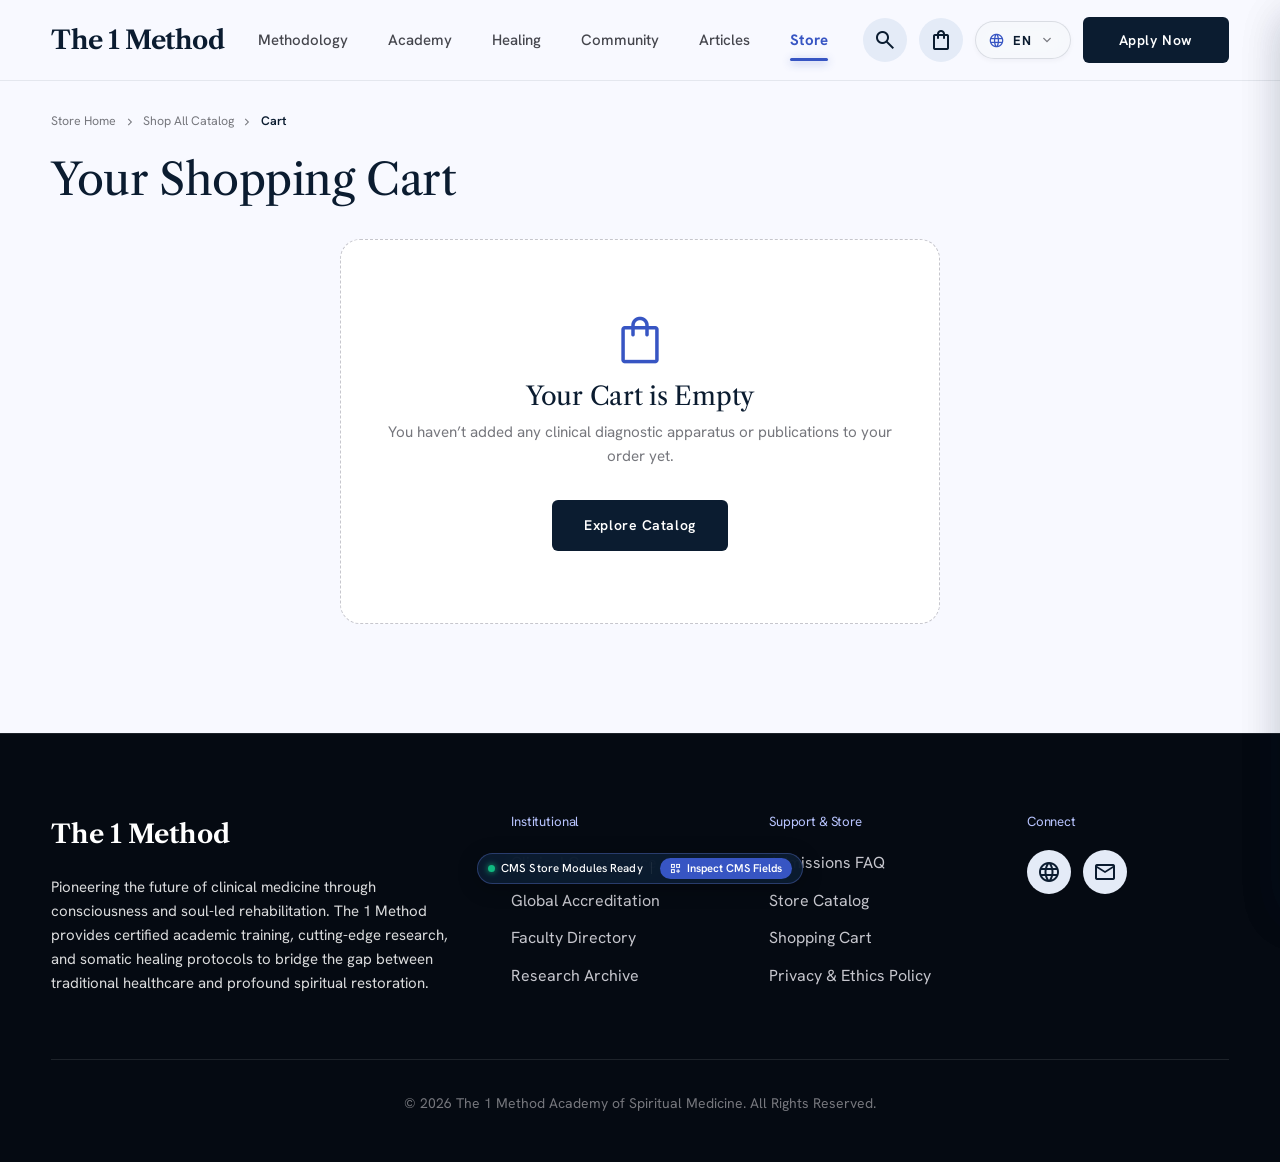
<file: cart.html>
<!DOCTYPE html>
<html lang="en">
<head>
  <meta charset="UTF-8">
  <meta name="viewport" content="width=device-width, initial-scale=1.0">
  <title>Shopping Cart | The 1 Method Academy Store</title>
  <meta name="description" content="Review your selected clinical diagnostic kits, books, and masterclass enrollments in your shopping cart.">

  <!-- Google Fonts & Material Symbols -->
  <link rel="preconnect" href="https://fonts.googleapis.com">
  <link rel="preconnect" href="https://fonts.gstatic.com" crossorigin>
  <link href="https://fonts.googleapis.com/css2?family=Hanken+Grotesk:ital,wght@0,300..700;1,300..700&family=Libre+Caslon+Text:ital,wght@0,400;0,700;1,400&family=Plus+Jakarta+Sans:wght@400;500;600;700&family=Playfair+Display:wght@500;600;700&display=swap" rel="stylesheet">
  <link href="https://fonts.googleapis.com/css2?family=Material+Symbols+Outlined:wght,FILL@100..700,0..1&display=swap" rel="stylesheet">

  <!-- Stylesheets -->
  <link rel="stylesheet" href="css/variables.css">
  <link rel="stylesheet" href="css/base.css">
  <link rel="stylesheet" href="css/components.css">
  <link rel="stylesheet" href="css/sections.css">
  <link rel="stylesheet" href="css/ecommerce.css">
  <link rel="stylesheet" href="css/cms-inspector.css">
</head>
<body>

  <!-- ==========================================
       CMS MODULE 01: TOP NAVIGATION HEADER (EXISTING THEME)
  =========================================== -->
  <header data-cms-section="top-nav" class="navbar">
    <div class="container navbar-inner">
      <a href="index.html" class="nav-brand" data-cms-field="brand_name">The 1 Method</a>

      <ul class="nav-menu">
        <li><a href="index.html#methodology" class="nav-link" data-cms-field="menu_item_1">Methodology</a></li>
        <li><a href="index.html#academy" class="nav-link" data-cms-field="menu_item_2">Academy</a></li>
        <li><a href="index.html#healing" class="nav-link" data-cms-field="menu_item_3">Healing</a></li>
        <li><a href="index.html#community" class="nav-link" data-cms-field="menu_item_4">Community</a></li>
        <li><a href="index.html#journal" class="nav-link" data-cms-field="menu_item_5">Articles</a></li>
        <li><a href="store.html" class="nav-link active" data-cms-field="menu_item_store" style="color: var(--color-secondary); font-weight: 700;">Store</a></li>
      </ul>

      <div class="nav-actions">
        <!-- Live Search Trigger -->
        <button class="btn-icon" data-open-search aria-label="Search Store" title="Search Store">
          <span class="material-symbols-outlined">search</span>
        </button>

        <!-- Slide-out Cart Trigger with Dynamic Counter -->
        <button class="btn-icon" data-open-cart aria-label="Shopping Cart" title="Shopping Cart" style="position: relative;">
          <span class="material-symbols-outlined">shopping_bag</span>
          <span class="cart-count-badge" style="display:none;">0</span>
        </button>

        <!-- Luxury Bespoke Language Selector -->
        <div class="lang-switch-wrap">
          <button class="lang-switch-btn" aria-label="Select Language" aria-expanded="false" title="Change Language">
            <span class="material-symbols-outlined lang-globe-icon">language</span>
            <span class="current-lang-code">EN</span>
            <span class="material-symbols-outlined lang-arrow-icon">expand_more</span>
          </button>
          <div class="lang-dropdown-menu" role="menu">
            <div class="lang-dropdown-header">Select Language / שפה</div>
            <button class="lang-opt-btn active" data-lang="en" role="menuitem">
              <span class="lang-flag">🇺🇸</span>
              <span class="lang-name">English</span>
              <span class="lang-badge">International</span>
              <span class="material-symbols-outlined lang-check">check</span>
            </button>
            <button class="lang-opt-btn" data-lang="es" role="menuitem">
              <span class="lang-flag">🇪🇸</span>
              <span class="lang-name">Español</span>
              <span class="lang-badge">Spanish</span>
              <span class="material-symbols-outlined lang-check">check</span>
            </button>
            <button class="lang-opt-btn" data-lang="he" role="menuitem">
              <span class="lang-flag">🇮🇱</span>
              <span class="lang-name">עברית</span>
              <span class="lang-badge">Hebrew (RTL)</span>
              <span class="material-symbols-outlined lang-check">check</span>
            </button>
          </div>
        </div>

        <button class="btn btn-primary" data-open-modal="modal-apply" data-cms-field="nav_cta">Apply Now</button>
        <button class="mobile-toggle btn-icon" aria-label="Open Menu">
          <span class="material-symbols-outlined">menu</span>
        </button>
      </div>
    </div>
  </header>

  <!-- Mobile Navigation Drawer -->
  <div class="drawer-overlay"></div>
  <aside class="mobile-drawer">
    <div style="display:flex; justify-content:space-between; align-items:center; margin-bottom: 2rem;">
      <span class="nav-brand">The 1 Method</span>
      <button class="drawer-close btn-icon" aria-label="Close Drawer"><span class="material-symbols-outlined">close</span></button>
    </div>
    <ul style="list-style:none; display:flex; flex-direction:column; gap: 1.5rem; margin-bottom: 2rem;">
      <li><a href="index.html#methodology" class="nav-link">Methodology</a></li>
      <li><a href="index.html#academy" class="nav-link">Academy</a></li>
      <li><a href="index.html#healing" class="nav-link">Healing</a></li>
      <li><a href="index.html#community" class="nav-link">Community</a></li>
      <li><a href="index.html#journal" class="nav-link">Articles</a></li>
      <li><a href="store.html" class="nav-link active" style="color:var(--color-secondary); font-weight:700;">Store & Apparatus</a></li>
      <li><a href="catalog.html" class="nav-link">Shop All Catalog</a></li>
      <li><a href="cart.html" class="nav-link">Shopping Cart</a></li>
    </ul>
    <div style="margin-top: auto; display:flex; flex-direction:column; gap: 1rem;">
      <!-- Luxury Tactile Mobile Drawer Language Chips -->
      <div class="drawer-lang-section">
        <span class="drawer-section-label">Language / שפה / Idioma</span>
        <div class="drawer-lang-pills">
          <button class="drawer-lang-chip active" data-lang="en">English</button>
          <button class="drawer-lang-chip" data-lang="es">Español</button>
          <button class="drawer-lang-chip" data-lang="he">עברית</button>
        </div>
      </div>
      <button class="btn btn-primary" data-open-modal="modal-apply" style="width:100%;">Apply Now</button>
    </div>
  </aside>

  <!-- ==========================================
       CMS MODULE: FULL CART PAGE SECTION
  =========================================== -->
  <main id="cart-page-container" data-cms-section="cart-content" class="section page-offset-top">
    <div class="container">

      <!-- Breadcrumbs -->
      <nav class="breadcrumbs" aria-label="Breadcrumb">
        <a href="store.html" data-i18n="navStore">Store Home</a>
        <span class="material-symbols-outlined breadcrumb-separator">chevron_right</span>
        <a href="catalog.html" data-i18n="navShopAll">Catalog</a>
        <span class="material-symbols-outlined breadcrumb-separator">chevron_right</span>
        <span style="color: var(--color-on-surface); font-weight: 600;" data-i18n="cart">Shopping Cart</span>
      </nav>

      <h1 style="font-size: clamp(2rem, 3.5vw, 2.75rem); margin-bottom: 2rem;" data-cms-field="cart_headline">
        Your Shopping Cart
      </h1>

      <!-- Main Cart Layout -->
      <div id="cart-main-layout" class="cart-page-layout">
        
        <!-- Left: Line items table -->
        <div class="cart-table-wrap">
          <div class="cart-table-header">
            <span>Product & Variant</span>
            <span>Price</span>
            <span>Quantity</span>
            <span style="text-align: right;">Total</span>
          </div>

          <div id="cart-table-body">
            <!-- Dynamically populated by cart-page.js -->
          </div>
        </div>

        <!-- Right: Order Summary Sidebar -->
        <aside>
          <div id="cart-summary-card" class="order-summary-box">
            <!-- Dynamically populated by cart-page.js -->
          </div>
        </aside>

      </div>

      <!-- Empty Cart State -->
      <div id="cart-page-empty" class="catalog-empty-state" style="display:none; max-width: 600px; margin: 2rem auto;">
        <span class="material-symbols-outlined empty-state-icon" style="font-size: 56px;">shopping_bag</span>
        <h3 style="font-family: var(--font-serif); font-size: 1.6rem; margin-bottom: 0.5rem;" data-i18n="emptyCartTitle">
          Your Shopping Cart is Empty
        </h3>
        <p style="color: var(--color-outline); margin-bottom: 2rem; font-size: 0.95rem;">
          You haven’t added any clinical diagnostic apparatus or publications to your order yet.
        </p>
        <a href="catalog.html" class="btn btn-primary" style="padding: 0.875rem 2rem;" data-i18n="exploreCatalog">
          Explore Academy Catalog
        </a>
      </div>

    </div>
  </main>

  <!-- ==========================================
       CMS MODULE 16: FOOTER (EXISTING THEME)
  =========================================== -->
  <footer data-cms-section="footer" class="footer">
    <div class="container">
      <div class="footer-grid">
        <div>
          <div class="footer-brand" data-cms-field="footer_brand">The 1 Method</div>
          <p style="color: rgba(255, 255, 255, 0.85); font-size: 0.9375rem; line-height: 1.6; max-width: 400px; margin-top: 1.25rem;" data-cms-field="footer_tagline">Pioneering the future of clinical medicine through consciousness and soul-led rehabilitation. The 1 Method provides certified academic training, cutting-edge research, and somatic healing protocols to bridge the gap between traditional healthcare and profound spiritual restoration.</p>
        </div>

        <div>
          <h5 style="margin-bottom: 1.25rem; font-family: var(--font-sans); color: var(--color-secondary-dim);" data-cms-field="footer_col_1_title">Institutional</h5>
          <ul class="footer-links">
            <li><a href="index.html#academy">Clinical Governance</a></li>
            <li><a href="index.html#methodology">Global Accreditation</a></li>
            <li><a href="index.html#healing">Faculty Directory</a></li>
            <li><a href="index.html#journal">Research Archive</a></li>
          </ul>
        </div>

        <div>
          <h5 style="margin-bottom: 1.25rem; font-family: var(--font-sans); color: var(--color-secondary-dim);" data-cms-field="footer_col_2_title">Support & Store</h5>
          <ul class="footer-links">
            <li><a href="index.html#faq">Admissions FAQ</a></li>
            <li><a href="catalog.html">Store Catalog</a></li>
            <li><a href="cart.html">Shopping Cart</a></li>
            <li><a href="#">Privacy & Ethics Policy</a></li>
          </ul>
        </div>

        <div>
          <h5 style="margin-bottom: 1.25rem; font-family: var(--font-sans); color: var(--color-secondary-dim);" data-cms-field="footer_col_3_title">Connect</h5>
          <div style="display:flex; gap: 0.75rem;">
            <a href="#" class="btn-icon" aria-label="Website"><span class="material-symbols-outlined">language</span></a>
            <a href="#" class="btn-icon" aria-label="Email Us"><span class="material-symbols-outlined">mail</span></a>
          </div>
        </div>
      </div>

      <div class="footer-bottom" data-cms-field="footer_copyright">
        © 2026 The 1 Method Academy of Spiritual Medicine. All Rights Reserved.
      </div>
    </div>
  </footer>

  <!-- Shared Cart Drawer & Modals -->
  <div class="cart-drawer-overlay"></div>
  <aside id="cart-drawer" class="cart-drawer">
    <div class="cart-drawer-header">
      <div style="display:flex; align-items:center; gap:0.5rem;">
        <span class="material-symbols-outlined" style="color:var(--color-secondary);">shopping_bag</span>
        <h3 class="cart-drawer-title" data-i18n="cart">Your Cart</h3>
      </div>
      <button class="cart-drawer-close btn-icon"><span class="material-symbols-outlined">close</span></button>
    </div>
    <div class="cart-drawer-items"></div>
    <div class="cart-drawer-footer"></div>
  </aside>

  <div id="search-modal" class="modal">
    <div class="modal-overlay"></div>
    <div class="modal-dialog search-modal-dialog">
      <div class="search-modal-header">
        <span class="material-symbols-outlined search-icon">search</span>
        <input type="text" id="search-modal-input" placeholder="Search clinical tools, books, passports..." aria-label="Search">
        <button class="modal-close" aria-label="Close Search"><span class="material-symbols-outlined">close</span></button>
      </div>
      <div class="search-results-list"></div>
    </div>
  </div>

  <!-- CMS Inspector Modal & Toolbar -->
  <div id="cms-field-modal" class="modal">
    <div class="modal-overlay"></div>
    <div class="modal-dialog" style="max-width: 500px;">
      <button class="modal-close"><span class="material-symbols-outlined">close</span></button>
      <h3 class="cms-modal-field-title" style="font-family: monospace; font-size: 1.1rem; margin-bottom: 1rem;">cart.headline</h3>
      <div class="form-group">
        <textarea class="form-input cms-modal-field-input" rows="4"></textarea>
      </div>
      <div style="display:flex; justify-content:flex-end; gap: 0.75rem;">
        <button class="btn btn-outline modal-close">Cancel</button>
        <button class="btn btn-primary cms-modal-save-btn">Update Live Field</button>
      </div>
    </div>
  </div>

  <div class="cms-toolbar">
    <div class="cms-toolbar-status">
      <div class="cms-indicator-dot"></div>
      <span>CMS Store Modules Ready</span>
    </div>
    <div style="height: 18px; width: 1px; background: rgba(255,255,255,0.2);"></div>
    <button id="cms-mode-toggle" class="cms-btn-toggle">
      <span class="material-symbols-outlined" style="font-size:16px;">dashboard_customize</span> Inspect CMS Fields
    </button>
  </div>

  <!-- Application Modal -->
  <div id="modal-apply" class="modal">
    <div class="modal-overlay"></div>
    <div class="modal-dialog">
      <button class="modal-close" aria-label="Close Modal"><span class="material-symbols-outlined">close</span></button>
      <h3 style="margin-bottom: 0.5rem;">Academy Admissions Application</h3>
      <p style="margin-bottom: 1.5rem; color: var(--color-on-surface-variant);">Apply for enrolment in The 1 Method certification tracks.</p>
      <form id="academy-app-form">
        <div class="form-group">
          <label class="form-label">Full Name</label>
          <input type="text" class="form-input" placeholder="e.g. Dr. Sarah Jenkins" required>
        </div>
        <div class="form-group">
          <label class="form-label">Professional Email</label>
          <input type="email" class="form-input" placeholder="sarah@clinic.com" required>
        </div>
        <button type="submit" class="btn btn-primary" style="width: 100%; margin-top: 1rem;">Submit Application</button>
      </form>
    </div>
  </div>

  <!-- Scripts -->
  <script type="module" src="js/store-main.js"></script>
</body>
</html>
</file>
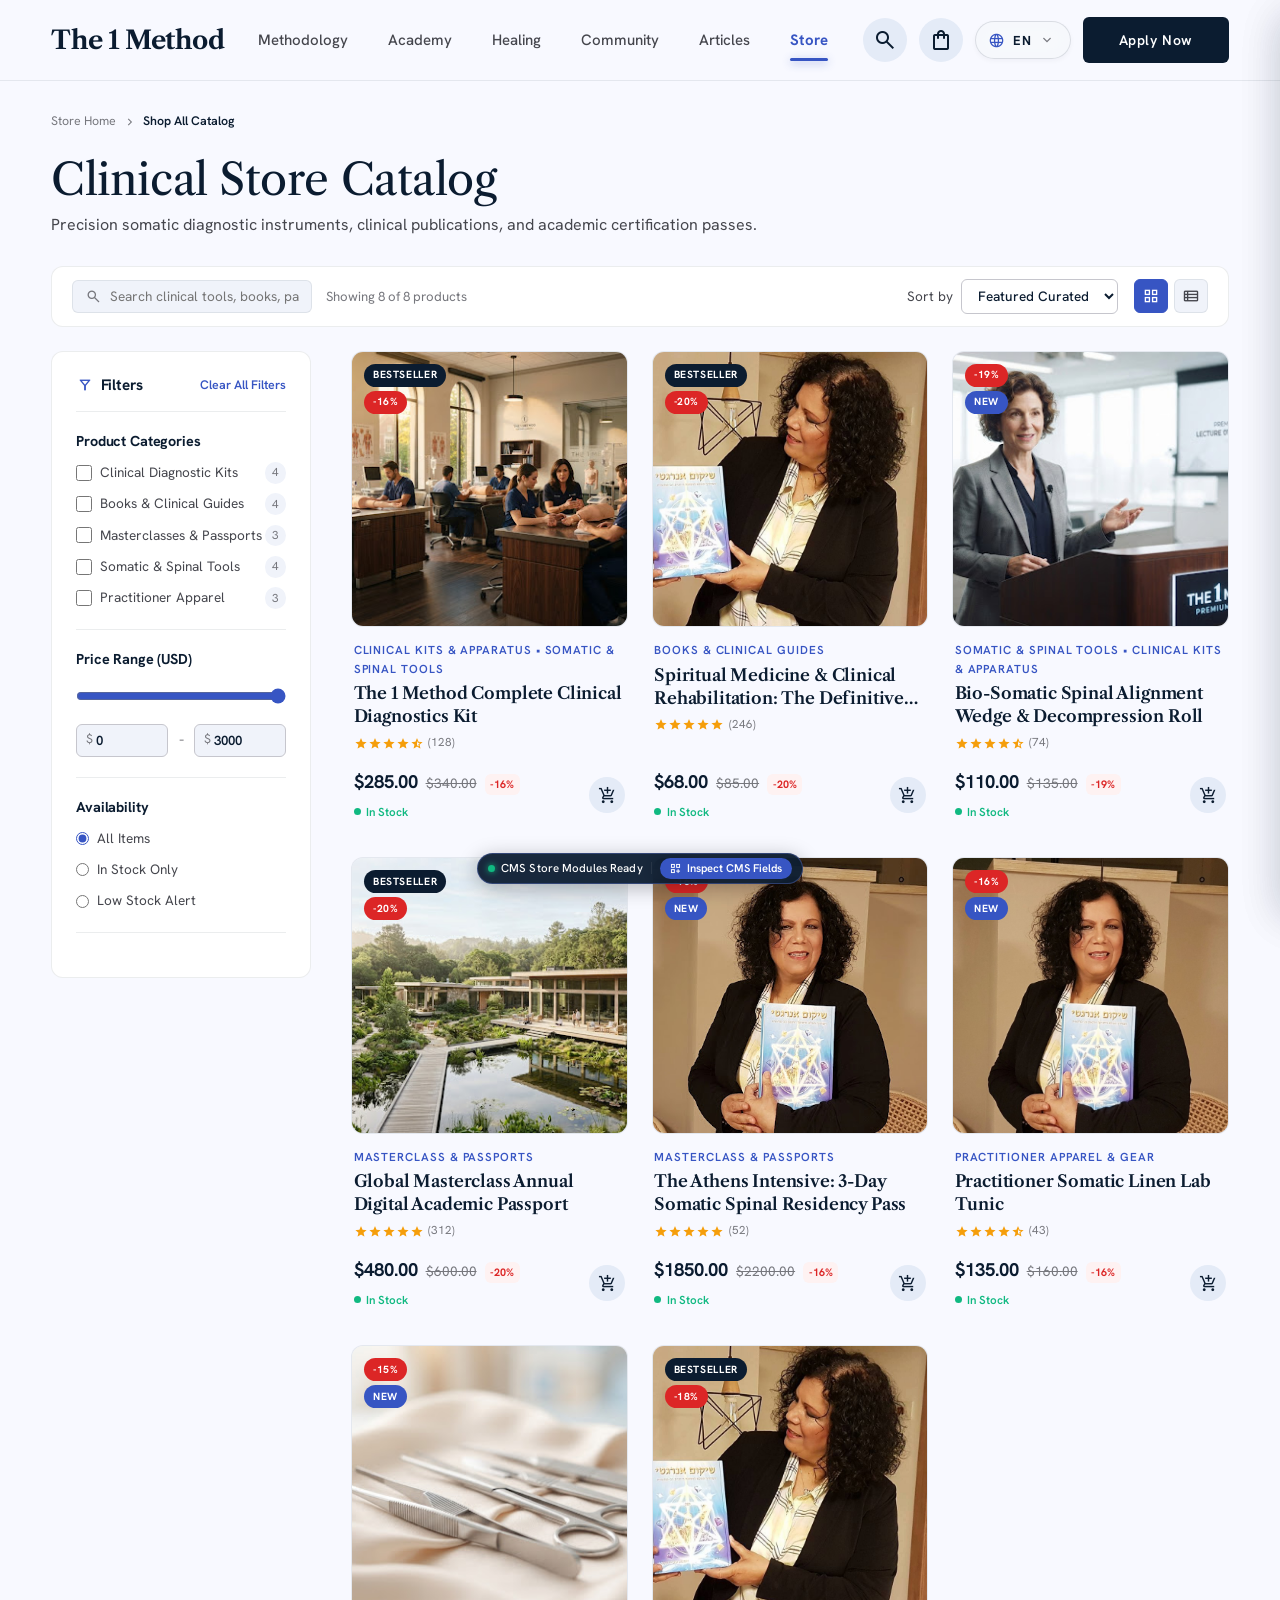
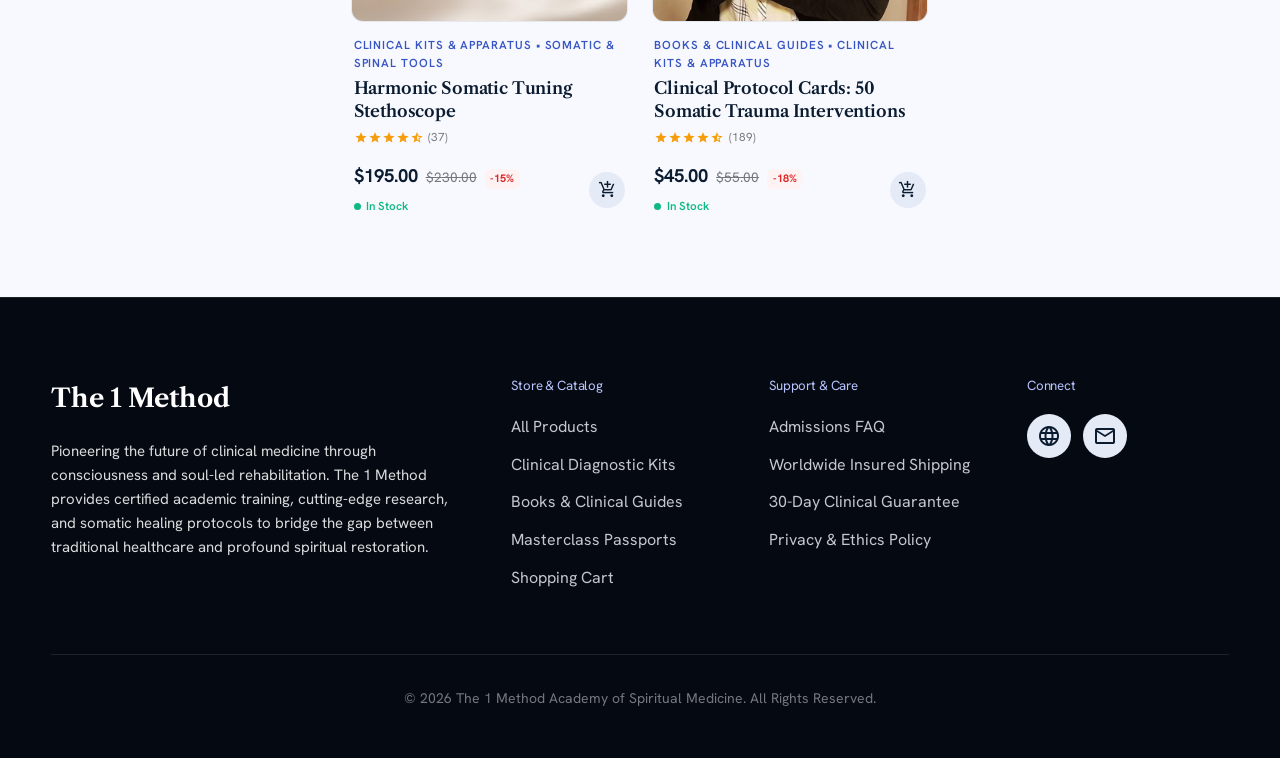
<file: catalog.html>
<!DOCTYPE html>
<html lang="en">
<head>
  <meta charset="UTF-8">
  <meta name="viewport" content="width=device-width, initial-scale=1.0">
  <title>Shop All Products | The 1 Method Academy Store</title>
  <meta name="description" content="Explore the complete clinical catalogue of The 1 Method: diagnostic kits, textbooks, somatic spine rolls, and masterclass certifications.">

  <!-- Google Fonts & Material Symbols -->
  <link rel="preconnect" href="https://fonts.googleapis.com">
  <link rel="preconnect" href="https://fonts.gstatic.com" crossorigin>
  <link href="https://fonts.googleapis.com/css2?family=Hanken+Grotesk:ital,wght@0,300..700;1,300..700&family=Libre+Caslon+Text:ital,wght@0,400;0,700;1,400&family=Plus+Jakarta+Sans:wght@400;500;600;700&family=Playfair+Display:wght@500;600;700&display=swap" rel="stylesheet">
  <link href="https://fonts.googleapis.com/css2?family=Material+Symbols+Outlined:wght,FILL@100..700,0..1&display=swap" rel="stylesheet">

  <!-- Stylesheets -->
  <link rel="stylesheet" href="css/variables.css">
  <link rel="stylesheet" href="css/base.css">
  <link rel="stylesheet" href="css/components.css">
  <link rel="stylesheet" href="css/sections.css">
  <link rel="stylesheet" href="css/ecommerce.css">
  <link rel="stylesheet" href="css/cms-inspector.css">
</head>
<body>

  <!-- ==========================================
       CMS MODULE 01: TOP NAVIGATION HEADER (EXISTING THEME)
  =========================================== -->
  <header data-cms-section="top-nav" class="navbar">
    <div class="container navbar-inner">
      <a href="index.html" class="nav-brand" data-cms-field="brand_name">The 1 Method</a>

      <ul class="nav-menu">
        <li><a href="index.html#methodology" class="nav-link" data-cms-field="menu_item_1">Methodology</a></li>
        <li><a href="index.html#academy" class="nav-link" data-cms-field="menu_item_2">Academy</a></li>
        <li><a href="index.html#healing" class="nav-link" data-cms-field="menu_item_3">Healing</a></li>
        <li><a href="index.html#community" class="nav-link" data-cms-field="menu_item_4">Community</a></li>
        <li><a href="index.html#journal" class="nav-link" data-cms-field="menu_item_5">Articles</a></li>
        <li><a href="store.html" class="nav-link active" data-cms-field="menu_item_store" style="color: var(--color-secondary); font-weight: 700;">Store</a></li>
      </ul>

      <div class="nav-actions">
        <!-- Live Search Trigger -->
        <button class="btn-icon" data-open-search aria-label="Search Store" title="Search Store">
          <span class="material-symbols-outlined">search</span>
        </button>

        <!-- Slide-out Cart Trigger with Dynamic Counter -->
        <button class="btn-icon" data-open-cart aria-label="Shopping Cart" title="Shopping Cart" style="position: relative;">
          <span class="material-symbols-outlined">shopping_bag</span>
          <span class="cart-count-badge" style="display:none;">0</span>
        </button>

        <!-- Luxury Bespoke Language Selector -->
        <div class="lang-switch-wrap">
          <button class="lang-switch-btn" aria-label="Select Language" aria-expanded="false" title="Change Language">
            <span class="material-symbols-outlined lang-globe-icon">language</span>
            <span class="current-lang-code">EN</span>
            <span class="material-symbols-outlined lang-arrow-icon">expand_more</span>
          </button>
          <div class="lang-dropdown-menu" role="menu">
            <div class="lang-dropdown-header">Select Language / שפה</div>
            <button class="lang-opt-btn active" data-lang="en" role="menuitem">
              <span class="lang-flag">🇺🇸</span>
              <span class="lang-name">English</span>
              <span class="lang-badge">International</span>
              <span class="material-symbols-outlined lang-check">check</span>
            </button>
            <button class="lang-opt-btn" data-lang="es" role="menuitem">
              <span class="lang-flag">🇪🇸</span>
              <span class="lang-name">Español</span>
              <span class="lang-badge">Spanish</span>
              <span class="material-symbols-outlined lang-check">check</span>
            </button>
            <button class="lang-opt-btn" data-lang="he" role="menuitem">
              <span class="lang-flag">🇮🇱</span>
              <span class="lang-name">עברית</span>
              <span class="lang-badge">Hebrew (RTL)</span>
              <span class="material-symbols-outlined lang-check">check</span>
            </button>
          </div>
        </div>

        <button class="btn btn-primary" data-open-modal="modal-apply" data-cms-field="nav_cta">Apply Now</button>
        <button class="mobile-toggle btn-icon" aria-label="Open Menu">
          <span class="material-symbols-outlined">menu</span>
        </button>
      </div>
    </div>
  </header>

  <!-- Mobile Navigation Drawer -->
  <div class="drawer-overlay"></div>
  <aside class="mobile-drawer">
    <div style="display:flex; justify-content:space-between; align-items:center; margin-bottom: 2rem;">
      <span class="nav-brand">The 1 Method</span>
      <button class="drawer-close btn-icon" aria-label="Close Drawer"><span class="material-symbols-outlined">close</span></button>
    </div>
    <ul style="list-style:none; display:flex; flex-direction:column; gap: 1.5rem; margin-bottom: 2rem;">
      <li><a href="index.html#methodology" class="nav-link">Methodology</a></li>
      <li><a href="index.html#academy" class="nav-link">Academy</a></li>
      <li><a href="index.html#healing" class="nav-link">Healing</a></li>
      <li><a href="index.html#community" class="nav-link">Community</a></li>
      <li><a href="index.html#journal" class="nav-link">Articles</a></li>
      <li><a href="store.html" class="nav-link active" style="color:var(--color-secondary); font-weight:700;">Store</a></li>
      <li><a href="catalog.html" class="nav-link">Shop All Catalog</a></li>
      <li><a href="cart.html" class="nav-link">Shopping Cart</a></li>
    </ul>
    <div style="margin-top: auto; display:flex; flex-direction:column; gap: 1rem;">
      <!-- Luxury Tactile Mobile Drawer Language Chips -->
      <div class="drawer-lang-section">
        <span class="drawer-section-label">Language / שפה / Idioma</span>
        <div class="drawer-lang-pills">
          <button class="drawer-lang-chip active" data-lang="en">English</button>
          <button class="drawer-lang-chip" data-lang="es">Español</button>
          <button class="drawer-lang-chip" data-lang="he">עברית</button>
        </div>
      </div>
      <button class="btn btn-primary" data-open-modal="modal-apply" style="width:100%;">Apply Now</button>
    </div>
  </aside>


  <!-- ==========================================
       CMS MODULE: CATALOG MAIN SECTION
  =========================================== -->
  <main data-cms-section="catalog-main" class="section page-offset-top">
    <div class="container">
      
      <!-- Breadcrumbs -->
      <nav class="breadcrumbs" aria-label="Breadcrumb">
        <a href="store.html" data-i18n="navStore">Store Home</a>
        <span class="material-symbols-outlined breadcrumb-separator">chevron_right</span>
        <span style="color: var(--color-on-surface); font-weight: 600;" data-i18n="navShopAll">Shop All Products</span>
      </nav>

      <!-- Catalog Page Header -->
      <div style="margin-bottom: 1.75rem;">
        <h1 style="font-size: clamp(2rem, 3.5vw, 2.75rem); margin-bottom: 0.35rem;" data-cms-field="catalog_headline">
          Clinical Store Catalog
        </h1>
        <p style="font-size: 1rem; color: var(--color-on-surface-variant);" data-cms-field="catalog_subheadline">
          Precision somatic diagnostic instruments, clinical publications, and academic certification passes.
        </p>
      </div>

      <!-- Controls Bar -->
      <div class="catalog-top-controls">
        <div class="catalog-controls-left" style="display:flex; align-items:center; gap: 0.875rem; flex-wrap: wrap;">
          <button class="btn-mobile-filter">
            <span class="material-symbols-outlined">tune</span> <span data-i18n="filters">Filters</span>
          </button>
          <div class="catalog-search-box">
            <span class="material-symbols-outlined" style="color:var(--color-outline); font-size: 17px;">search</span>
            <input type="text" id="catalog-search-input" placeholder="Search catalog..." data-i18n-placeholder="searchPlaceholder">
          </div>
          <span id="catalog-results-count" style="font-size: 0.825rem; color: var(--color-outline);">
            Showing 8 of 8 products
          </span>
        </div>

        <div class="catalog-controls-right" style="display:flex; align-items:center; gap: 1rem;">
          <div class="catalog-sort-group">
            <label for="catalog-sort" data-i18n="sortBy">Sort by:</label>
            <select id="catalog-sort" class="catalog-sort-select">
              <option value="featured">Featured Curated</option>
              <option value="bestseller">Best Sellers</option>
              <option value="price-asc">Price: Low to High</option>
              <option value="price-desc">Price: High to Low</option>
              <option value="rating">Highest Rated</option>
              <option value="newest">New Releases</option>
            </select>
          </div>

          <div class="catalog-view-toggles">
            <button id="view-grid-btn" class="btn-view-toggle active" title="Grid View">
              <span class="material-symbols-outlined" style="font-size: 18px;">grid_view</span>
            </button>
            <button id="view-list-btn" class="btn-view-toggle" title="List View">
              <span class="material-symbols-outlined" style="font-size: 18px;">view_list</span>
            </button>
          </div>
        </div>
      </div>

      <!-- Active Filter Chips Bar -->
      <div id="catalog-active-chips" class="active-filters-bar" style="display:none;"></div>

      <!-- Catalog Main Grid & Sidebar Layout -->
      <div class="catalog-layout">
        
        <!-- Sidebar Filters -->
        <aside class="catalog-sidebar">
          <div class="filter-header-bar">
            <h4 style="font-family: var(--font-sans); font-size: 0.95rem; font-weight: 700; display:flex; align-items:center; gap: 0.4rem;">
              <span class="material-symbols-outlined" style="color:var(--color-secondary); font-size: 18px;">filter_alt</span>
              <span data-i18n="filters">Filter Products</span>
            </h4>
            <button id="btn-clear-all-filters" class="btn-ghost" style="padding: 0; font-size: 0.775rem;" data-i18n="clearFilters">
              Clear All
            </button>
          </div>

          <!-- Filter Group: Categories -->
          <div class="filter-section-group">
            <h5 class="filter-group-title">Product Categories</h5>
            <div class="filter-checkbox-list">
              <label class="filter-checkbox-label">
                <div class="filter-checkbox-custom">
                  <input type="checkbox" class="catalog-category-checkbox" value="clinical-kits">
                  <span>Clinical Diagnostic Kits</span>
                </div>
                <span class="filter-count">4</span>
              </label>

              <label class="filter-checkbox-label">
                <div class="filter-checkbox-custom">
                  <input type="checkbox" class="catalog-category-checkbox" value="publications">
                  <span>Books & Clinical Guides</span>
                </div>
                <span class="filter-count">4</span>
              </label>

              <label class="filter-checkbox-label">
                <div class="filter-checkbox-custom">
                  <input type="checkbox" class="catalog-category-checkbox" value="masterclasses">
                  <span>Masterclasses & Passports</span>
                </div>
                <span class="filter-count">3</span>
              </label>

              <label class="filter-checkbox-label">
                <div class="filter-checkbox-custom">
                  <input type="checkbox" class="catalog-category-checkbox" value="somatic-tools">
                  <span>Somatic & Spinal Tools</span>
                </div>
                <span class="filter-count">4</span>
              </label>

              <label class="filter-checkbox-label">
                <div class="filter-checkbox-custom">
                  <input type="checkbox" class="catalog-category-checkbox" value="apparel-gear">
                  <span>Practitioner Apparel</span>
                </div>
                <span class="filter-count">3</span>
              </label>
            </div>
          </div>

          <!-- Filter Group: Price Slider -->
          <div class="filter-section-group">
            <h5 class="filter-group-title">Price Range (USD)</h5>
            <input type="range" id="filter-price-slider" class="dual-range-slider" min="0" max="3000" step="50" value="3000">
            <div class="price-range-inputs">
              <div class="price-input-box">
                <span>$</span>
                <input type="number" id="filter-price-min-input" value="0" readonly>
              </div>
              <span style="color:var(--color-outline);">-</span>
              <div class="price-input-box">
                <span>$</span>
                <input type="number" id="filter-price-max-input" value="3000" min="0" max="3000">
              </div>
            </div>
          </div>

          <!-- Filter Group: Stock Availability -->
          <div class="filter-section-group">
            <h5 class="filter-group-title">Availability</h5>
            <div class="filter-checkbox-list">
              <label class="filter-checkbox-label">
                <div class="filter-checkbox-custom">
                  <input type="radio" name="filter-stock" value="all" checked style="accent-color: var(--color-secondary);">
                  <span>All Items</span>
                </div>
              </label>
              <label class="filter-checkbox-label">
                <div class="filter-checkbox-custom">
                  <input type="radio" name="filter-stock" value="in-stock" style="accent-color: var(--color-secondary);">
                  <span>In Stock Only</span>
                </div>
              </label>
              <label class="filter-checkbox-label">
                <div class="filter-checkbox-custom">
                  <input type="radio" name="filter-stock" value="low-stock" style="accent-color: var(--color-secondary);">
                  <span>Low Stock Alert</span>
                </div>
              </label>
            </div>
          </div>

          <!-- Mobile Sidebar Close Button -->
          <button class="btn btn-primary filter-close-btn" style="width: 100%; margin-top: 1.5rem; display: none;">
            Apply Filters
          </button>
        </aside>

        <!-- Products Grid / List View Container -->
        <section>
          <div id="catalog-products-grid" class="products-grid">
            <!-- Dynamically rendered with sleek, non-bulky cards by catalog-page.js -->
          </div>
        </section>

      </div>
    </div>
  </main>

  <!-- ==========================================
       CMS MODULE 16: FOOTER (EXISTING THEME)
  =========================================== -->
  <footer data-cms-section="footer" class="footer">
    <div class="container">
      <div class="footer-grid">
        <div>
          <div class="footer-brand" data-cms-field="footer_brand">The 1 Method</div>
          <p style="color: rgba(255, 255, 255, 0.85); font-size: 0.9375rem; line-height: 1.6; max-width: 400px; margin-top: 1.25rem;" data-cms-field="footer_tagline">Pioneering the future of clinical medicine through consciousness and soul-led rehabilitation. The 1 Method provides certified academic training, cutting-edge research, and somatic healing protocols to bridge the gap between traditional healthcare and profound spiritual restoration.</p>
        </div>

        <div>
          <h5 style="margin-bottom: 1.25rem; font-family: var(--font-sans); color: var(--color-secondary-dim);" data-cms-field="footer_col_1_title">Store & Catalog</h5>
          <ul class="footer-links">
            <li><a href="catalog.html">All Products</a></li>
            <li><a href="catalog.html?category=clinical-kits">Clinical Diagnostic Kits</a></li>
            <li><a href="catalog.html?category=publications">Books & Clinical Guides</a></li>
            <li><a href="catalog.html?category=masterclasses">Masterclass Passports</a></li>
            <li><a href="cart.html">Shopping Cart</a></li>
          </ul>
        </div>

        <div>
          <h5 style="margin-bottom: 1.25rem; font-family: var(--font-sans); color: var(--color-secondary-dim);" data-cms-field="footer_col_2_title">Support & Care</h5>
          <ul class="footer-links">
            <li><a href="index.html#faq">Admissions FAQ</a></li>
            <li><a href="#">Worldwide Insured Shipping</a></li>
            <li><a href="#">30-Day Clinical Guarantee</a></li>
            <li><a href="#">Privacy & Ethics Policy</a></li>
          </ul>
        </div>

        <div>
          <h5 style="margin-bottom: 1.25rem; font-family: var(--font-sans); color: var(--color-secondary-dim);" data-cms-field="footer_col_3_title">Connect</h5>
          <div style="display:flex; gap: 0.75rem;">
            <a href="#" class="btn-icon" aria-label="Website"><span class="material-symbols-outlined">language</span></a>
            <a href="#" class="btn-icon" aria-label="Email Us"><span class="material-symbols-outlined">mail</span></a>
          </div>
        </div>
      </div>

      <div class="footer-bottom" data-cms-field="footer_copyright">
        © 2026 The 1 Method Academy of Spiritual Medicine. All Rights Reserved.
      </div>
    </div>
  </footer>

  <!-- Shared Modals & Drawers -->
  <div class="cart-drawer-overlay"></div>
  <aside id="cart-drawer" class="cart-drawer" aria-label="Shopping Cart Drawer">
    <div class="cart-drawer-header">
      <div style="display:flex; align-items:center; gap:0.5rem;">
        <span class="material-symbols-outlined" style="color:var(--color-secondary);">shopping_bag</span>
        <h3 class="cart-drawer-title" data-i18n="cart">Your Cart</h3>
      </div>
      <button class="cart-drawer-close btn-icon" aria-label="Close Cart"><span class="material-symbols-outlined">close</span></button>
    </div>
    <div class="cart-drawer-items"></div>
    <div class="cart-drawer-footer"></div>
  </aside>

  <div id="quick-view-modal" class="modal">
    <div class="modal-overlay"></div>
    <div class="modal-dialog quick-view-dialog">
      <button class="modal-close" aria-label="Close Quick View"><span class="material-symbols-outlined">close</span></button>
      <div class="quick-view-content"></div>
    </div>
  </div>

  <div id="search-modal" class="modal">
    <div class="modal-overlay"></div>
    <div class="modal-dialog search-modal-dialog">
      <div class="search-modal-header">
        <span class="material-symbols-outlined search-icon">search</span>
        <input type="text" id="search-modal-input" placeholder="Search clinical tools, books, passports..." aria-label="Search">
        <button class="modal-close" aria-label="Close Search"><span class="material-symbols-outlined">close</span></button>
      </div>
      <div class="search-results-list"></div>
    </div>
  </div>

  <!-- CMS Inspector Modal -->
  <div id="cms-field-modal" class="modal">
    <div class="modal-overlay"></div>
    <div class="modal-dialog" style="max-width: 500px;">
      <button class="modal-close" aria-label="Close Inspector"><span class="material-symbols-outlined">close</span></button>
      <div style="display:flex; align-items:center; gap:0.5rem; margin-bottom:0.5rem; color: var(--color-secondary);">
        <span class="material-symbols-outlined">edit_note</span>
        <span class="label-uppercase">CMS Field Inspector</span>
      </div>
      <h3 class="cms-modal-field-title" style="font-family: monospace; font-size: 1.1rem; margin-bottom: 1rem;">hero.headline</h3>
      <div class="form-group">
        <label class="form-label">Simulate Field Value Edit</label>
        <textarea class="form-input cms-modal-field-input" rows="4"></textarea>
      </div>
      <div style="display:flex; justify-content:flex-end; gap: 0.75rem; margin-top: 1rem;">
        <button class="btn btn-outline modal-close">Cancel</button>
        <button class="btn btn-primary cms-modal-save-btn">Update Live Field</button>
      </div>
    </div>
  </div>

  <div class="cms-toolbar">
    <div class="cms-toolbar-status">
      <div class="cms-indicator-dot"></div>
      <span>CMS Store Modules Ready</span>
    </div>
    <div style="height: 18px; width: 1px; background: rgba(255,255,255,0.2);"></div>
    <button id="cms-mode-toggle" class="cms-btn-toggle">
      <span class="material-symbols-outlined" style="font-size:16px;">dashboard_customize</span> Inspect CMS Fields
    </button>
  </div>

  <!-- Scripts -->
  <script type="module" src="js/store-main.js"></script>
</body>
</html>
</file>
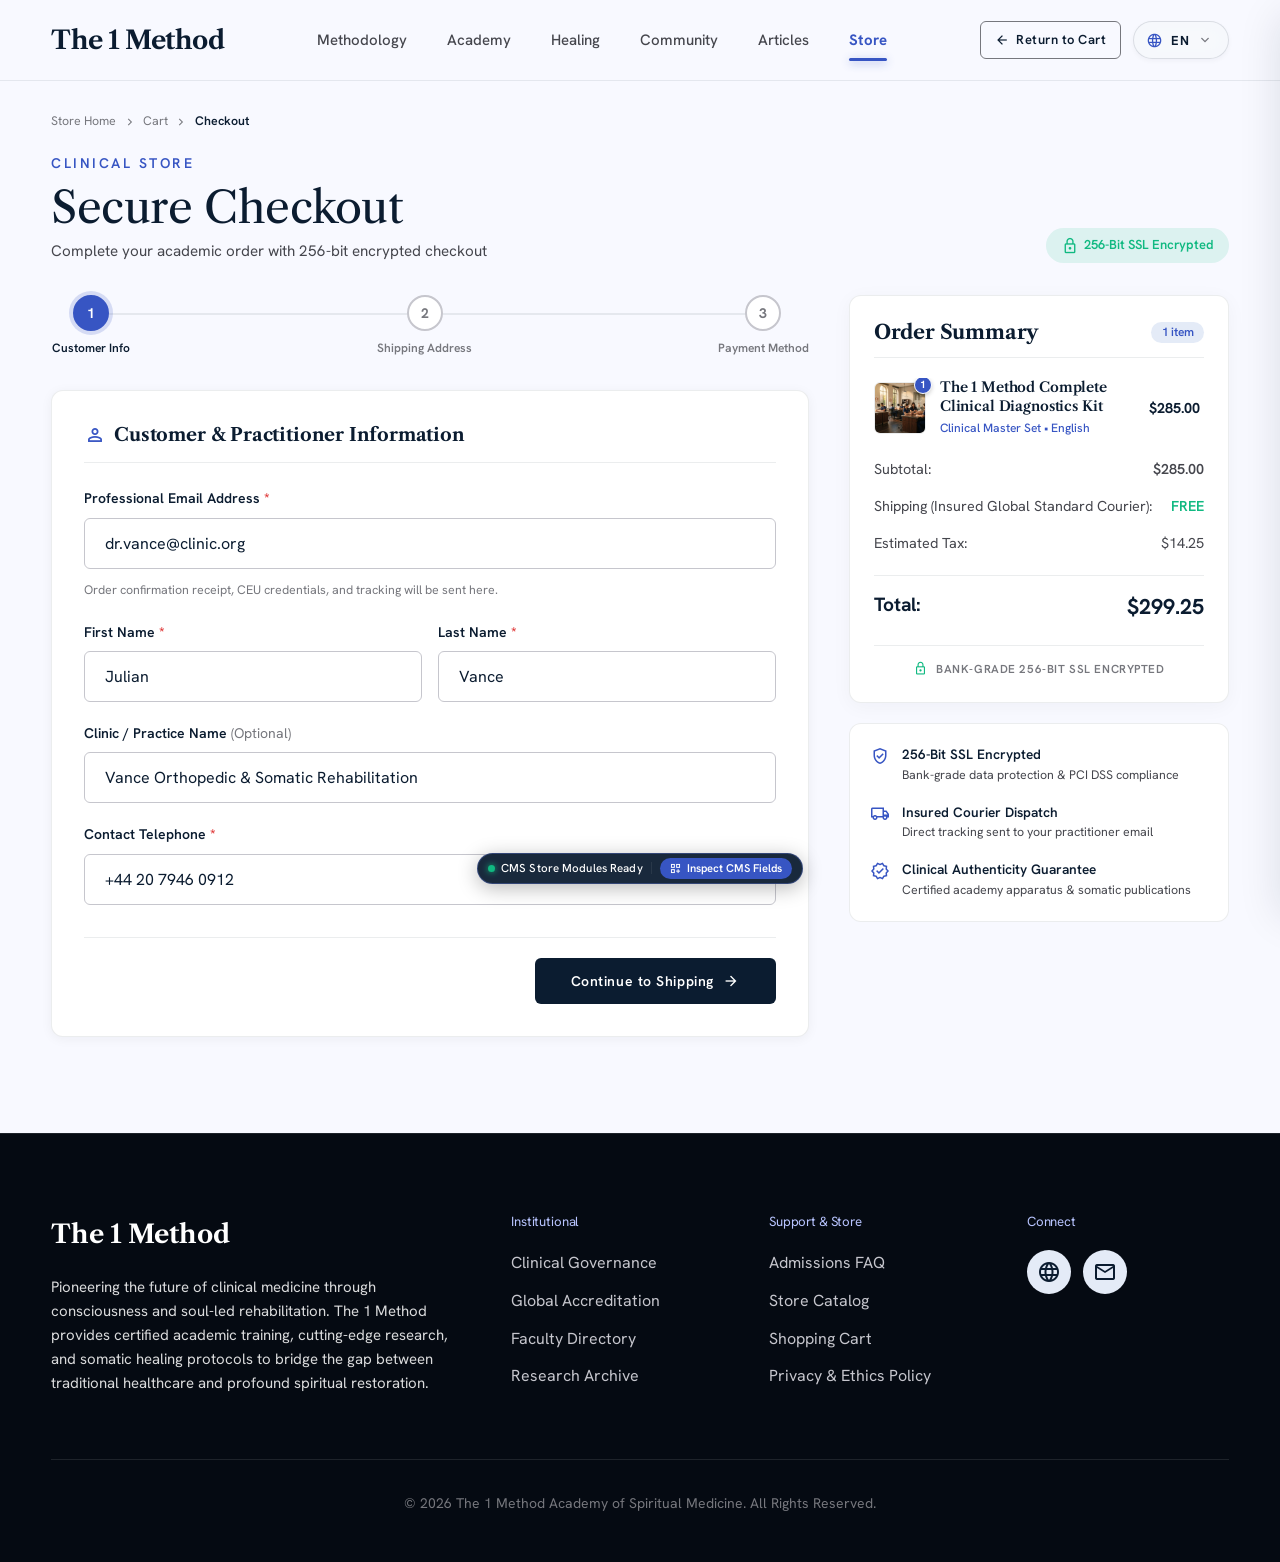
<file: checkout.html>
<!DOCTYPE html>
<html lang="en">
<head>
  <meta charset="UTF-8">
  <meta name="viewport" content="width=device-width, initial-scale=1.0">
  <title>Secure Checkout | The 1 Method Academy</title>
  <meta name="description" content="Complete your clinical order with 256-bit SSL bank-grade encrypted checkout.">

  <!-- Google Fonts & Material Symbols -->
  <link rel="preconnect" href="https://fonts.googleapis.com">
  <link rel="preconnect" href="https://fonts.gstatic.com" crossorigin>
  <link href="https://fonts.googleapis.com/css2?family=Hanken+Grotesk:ital,wght@0,300..700;1,300..700&family=Libre+Caslon+Text:ital,wght@0,400;0,700;1,400&family=Plus+Jakarta+Sans:wght@400;500;600;700&family=Playfair+Display:wght@500;600;700&display=swap" rel="stylesheet">
  <link href="https://fonts.googleapis.com/css2?family=Material+Symbols+Outlined:wght,FILL@100..700,0..1&display=swap" rel="stylesheet">

  <!-- Stylesheets -->
  <link rel="stylesheet" href="css/variables.css">
  <link rel="stylesheet" href="css/base.css">
  <link rel="stylesheet" href="css/components.css">
  <link rel="stylesheet" href="css/sections.css">
  <link rel="stylesheet" href="css/ecommerce.css">
  <link rel="stylesheet" href="css/cms-inspector.css">
</head>
<body>

  
  <!-- ==========================================
       CMS MODULE 01: TOP NAVIGATION HEADER (EXISTING THEME)
  =========================================== -->
  <header data-cms-section="top-nav" class="navbar">
    <div class="container navbar-inner">
      <a href="index.html" class="nav-brand" data-cms-field="brand_name">The 1 Method</a>

      <ul class="nav-menu">
        <li><a href="index.html#methodology" class="nav-link" data-cms-field="menu_item_1">Methodology</a></li>
        <li><a href="index.html#academy" class="nav-link" data-cms-field="menu_item_2">Academy</a></li>
        <li><a href="index.html#healing" class="nav-link" data-cms-field="menu_item_3">Healing</a></li>
        <li><a href="index.html#community" class="nav-link" data-cms-field="menu_item_4">Community</a></li>
        <li><a href="index.html#journal" class="nav-link" data-cms-field="menu_item_5">Articles</a></li>
        <li><a href="store.html" class="nav-link active" data-cms-field="menu_item_store" style="color: var(--color-secondary); font-weight: 700;">Store</a></li>
      </ul>

      <div class="nav-actions">
        <!-- Return to Cart Link -->
        <a href="cart.html" class="btn btn-outline nav-return-cart-btn" style="padding: 0.45rem 0.85rem; font-size: 0.8125rem; display: inline-flex; align-items: center; gap: 0.35rem;" title="Return to Cart">
          <span class="material-symbols-outlined dir-flip" style="font-size: 16px;">arrow_back</span> <span class="nav-return-cart-text">Return to Cart</span>
        </a>

        <!-- Luxury Bespoke Language Selector -->
        <div class="lang-switch-wrap">
          <button class="lang-switch-btn" aria-label="Select Language" aria-expanded="false" title="Change Language">
            <span class="material-symbols-outlined lang-globe-icon">language</span>
            <span class="current-lang-code">EN</span>
            <span class="material-symbols-outlined lang-arrow-icon">expand_more</span>
          </button>
          <div class="lang-dropdown-menu" role="menu">
            <div class="lang-dropdown-header">Select Language / שפה</div>
            <button class="lang-opt-btn active" data-lang="en" role="menuitem">
              <span class="lang-flag">🇺🇸</span>
              <span class="lang-name">English</span>
              <span class="lang-badge">International</span>
              <span class="material-symbols-outlined lang-check">check</span>
            </button>
            <button class="lang-opt-btn" data-lang="es" role="menuitem">
              <span class="lang-flag">🇪🇸</span>
              <span class="lang-name">Español</span>
              <span class="lang-badge">Spanish</span>
              <span class="material-symbols-outlined lang-check">check</span>
            </button>
            <button class="lang-opt-btn" data-lang="he" role="menuitem">
              <span class="lang-flag">🇮🇱</span>
              <span class="lang-name">עברית</span>
              <span class="lang-badge">Hebrew (RTL)</span>
              <span class="material-symbols-outlined lang-check">check</span>
            </button>
          </div>
        </div>

        <button class="mobile-toggle btn-icon" aria-label="Open Menu">
          <span class="material-symbols-outlined">menu</span>
        </button>
      </div>
    </div>
  </header>

  <!-- Mobile Navigation Drawer -->
  <div class="drawer-overlay"></div>
  <aside class="mobile-drawer">
    <div style="display:flex; justify-content:space-between; align-items:center; margin-bottom: 2rem;">
      <span class="nav-brand">The 1 Method</span>
      <button class="drawer-close btn-icon" aria-label="Close Drawer"><span class="material-symbols-outlined">close</span></button>
    </div>
    <ul style="list-style:none; display:flex; flex-direction:column; gap: 1.5rem; margin-bottom: 2rem;">
      <li><a href="index.html#methodology" class="nav-link">Methodology</a></li>
      <li><a href="index.html#academy" class="nav-link">Academy</a></li>
      <li><a href="index.html#healing" class="nav-link">Healing</a></li>
      <li><a href="index.html#community" class="nav-link">Community</a></li>
      <li><a href="index.html#journal" class="nav-link">Articles</a></li>
      <li><a href="store.html" class="nav-link active" style="color:var(--color-secondary); font-weight:700;">Store & Apparatus</a></li>
      <li><a href="cart.html" class="nav-link">Return to Cart</a></li>
    </ul>
    <div style="margin-top: auto; display:flex; flex-direction:column; gap: 1rem;">
      <div class="drawer-lang-section">
        <span class="drawer-section-label">Language / שפה / Idioma</span>
        <div class="drawer-lang-pills">
          <button class="drawer-lang-chip active" data-lang="en">English</button>
          <button class="drawer-lang-chip" data-lang="es">Español</button>
          <button class="drawer-lang-chip" data-lang="he">עברית</button>
        </div>
      </div>
    </div>
  </aside>

  <!-- ==========================================
       CMS MODULE: 3-STEP SECURE CHECKOUT WIZARD
  =========================================== -->
  <main id="checkout-page-container" data-cms-section="checkout-content" class="section page-offset-top" style="padding-bottom: 6rem;">
    <div class="container">

      <!-- Breadcrumbs -->
      <nav class="breadcrumbs" aria-label="Breadcrumb">
        <a href="store.html" data-i18n="navStore">Store Home</a>
        <span class="material-symbols-outlined breadcrumb-separator">chevron_right</span>
        <a href="cart.html" data-i18n="cart">Shopping Cart</a>
        <span class="material-symbols-outlined breadcrumb-separator">chevron_right</span>
        <span style="color: var(--color-on-surface); font-weight: 600;" data-i18n="checkout">Secure Checkout</span>
      </nav>

      <!-- Checkout Header -->
      <div class="checkout-header-row" style="display: flex; justify-content: space-between; align-items: flex-end; flex-wrap: wrap; gap: 1rem; margin-bottom: 2rem;">
        <div>
          <span class="label-uppercase" style="color: var(--color-secondary); display: block; margin-bottom: 0.35rem;">Clinical Store</span>
          <h1 style="font-size: clamp(2rem, 3.5vw, 2.75rem); margin-bottom: 0.25rem;" data-cms-field="checkout_headline">
            Secure Checkout
          </h1>
          <p style="color: var(--color-on-surface-variant); font-size: 0.95rem; margin: 0;">
            Complete your academic order with 256-bit encrypted checkout
          </p>
        </div>
        <div class="checkout-security-badge" style="padding: 0.45rem 0.9rem; background: var(--color-stock-in-bg); border-radius: var(--radius-full); font-size: 0.8125rem;">
          <span class="material-symbols-outlined" style="font-size: 18px;">lock</span>
          <span>256-Bit SSL Encrypted</span>
        </div>
      </div>

      <!-- Checkout 2-Column Grid -->
      <div id="checkout-page-layout" class="checkout-layout">

        <!-- Left Column: Stepper & Step Panels -->
        <div class="checkout-wizard-column">

          <!-- Stepper -->
          <div class="checkout-stepper">
            <div class="checkout-stepper-track"></div>
            <div class="checkout-stepper-fill" id="checkout-stepper-fill"></div>

            <div class="step-item active" data-step="1">
              <div class="step-circle"><span class="step-circle-content">1</span></div>
              <span class="step-label" data-i18n="stepCustomer">1. Customer Info</span>
            </div>
            <div class="step-item" data-step="2">
              <div class="step-circle"><span class="step-circle-content">2</span></div>
              <span class="step-label" data-i18n="stepShipping">2. Shipping Details</span>
            </div>
            <div class="step-item" data-step="3">
              <div class="step-circle"><span class="step-circle-content">3</span></div>
              <span class="step-label" data-i18n="stepPayment">3. Payment</span>
            </div>
          </div>

          <!-- Step 1 Panel: Customer & Practitioner Information -->
          <section id="step-1-panel" class="checkout-step-panel">
            <h3 class="panel-title">
              <span class="material-symbols-outlined" style="color: var(--color-secondary); font-size: 22px;">person</span>
              <span>Customer & Practitioner Information</span>
            </h3>

            <div class="form-group">
              <label class="form-label" for="checkout-email">
                Professional Email Address <span style="color: var(--color-sale);">*</span>
              </label>
              <input type="email" id="checkout-email" class="form-input" placeholder="e.g. dr.vance@clinic.org" value="dr.vance@clinic.org" required>
              <span style="font-size: 0.775rem; color: var(--color-outline); margin-top: 0.25rem;">Order confirmation receipt, CEU credentials, and tracking will be sent here.</span>
            </div>

            <div class="form-grid-2">
              <div class="form-group">
                <label class="form-label" for="checkout-fname">
                  First Name <span style="color: var(--color-sale);">*</span>
                </label>
                <input type="text" id="checkout-fname" class="form-input" placeholder="Julian" value="Julian" required>
              </div>
              <div class="form-group">
                <label class="form-label" for="checkout-lname">
                  Last Name <span style="color: var(--color-sale);">*</span>
                </label>
                <input type="text" id="checkout-lname" class="form-input" placeholder="Vance" value="Vance" required>
              </div>
            </div>

            <div class="form-group">
              <label class="form-label" for="checkout-clinic">
                Clinic / Practice Name <span style="color: var(--color-outline); font-weight: normal;">(Optional)</span>
              </label>
              <input type="text" id="checkout-clinic" class="form-input" placeholder="Vance Orthopedic & Somatic Rehabilitation" value="Vance Orthopedic & Somatic Rehabilitation">
            </div>

            <div class="form-group">
              <label class="form-label" for="checkout-phone">
                Contact Telephone <span style="color: var(--color-sale);">*</span>
              </label>
              <input type="tel" id="checkout-phone" class="form-input" placeholder="+44 20 7946 0912" value="+44 20 7946 0912" required>
            </div>

            <div class="checkout-step-actions end">
              <button type="button" id="btn-to-step-2" class="btn btn-primary">
                Continue to Shipping <span class="material-symbols-outlined dir-flip" style="font-size: 18px;">arrow_forward</span>
              </button>
            </div>
          </section>

          <!-- Step 2 Panel: Shipping Address & Method -->
          <section id="step-2-panel" class="checkout-step-panel" style="display:none;">
            <h3 class="panel-title">
              <span class="material-symbols-outlined" style="color: var(--color-secondary); font-size: 22px;">local_shipping</span>
              <span>Shipping Address & Delivery Method</span>
            </h3>

            <div class="form-group">
              <label class="form-label" for="checkout-address">
                Street Address <span style="color: var(--color-sale);">*</span>
              </label>
              <input type="text" id="checkout-address" class="form-input" placeholder="14 Harley Street, Suite 402" value="14 Harley Street, Suite 402" required>
            </div>

            <div class="form-grid-2">
              <div class="form-group">
                <label class="form-label" for="checkout-city">
                  City <span style="color: var(--color-sale);">*</span>
                </label>
                <input type="text" id="checkout-city" class="form-input" placeholder="London" value="London" required>
              </div>
              <div class="form-group">
                <label class="form-label" for="checkout-zip">
                  Postal / Zip Code <span style="color: var(--color-sale);">*</span>
                </label>
                <input type="text" id="checkout-zip" class="form-input" placeholder="W1G 9PQ" value="W1G 9PQ" required>
              </div>
            </div>

            <div class="form-group">
              <label class="form-label" for="checkout-country">
                Country / Region <span style="color: var(--color-sale);">*</span>
              </label>
              <select id="checkout-country" class="form-input" style="cursor: pointer;">
                <option value="United Kingdom" selected>United Kingdom</option>
                <option value="United States">United States</option>
                <option value="Israel">Israel (ישראל)</option>
                <option value="Germany">Germany</option>
                <option value="Spain">Spain</option>
                <option value="Greece">Greece</option>
                <option value="Switzerland">Switzerland</option>
              </select>
            </div>

            <h4 style="font-family: var(--font-serif); font-size: 1.05rem; font-weight: 700; margin: 1.75rem 0 1rem 0; padding-top: 1rem; border-top: 1px solid var(--color-card-border); display: flex; align-items: center; gap: 0.5rem;">
              <span class="material-symbols-outlined" style="color: var(--color-secondary); font-size: 20px;">inventory_2</span>
              <span>Select Insured Shipping Method</span>
            </h4>

            <div class="shipping-methods-stack">
              <!-- Standard -->
              <label class="shipping-method-option selected" data-method-id="standard">
                <div style="display: flex; align-items: center; gap: 0.85rem;">
                  <input type="radio" name="shipping-choice" value="standard" checked style="accent-color: var(--color-secondary); width: 18px; height: 18px; cursor: pointer;">
                  <div>
                    <div style="font-weight: 700; font-size: 0.9375rem; color: var(--color-on-surface);">Insured Global Standard Courier</div>
                    <div style="font-size: 0.8125rem; color: var(--color-on-surface-variant); margin-top: 0.2rem;">3–5 Business Days · Tracked & Insured</div>
                  </div>
                </div>
                <div style="font-weight: 700; font-size: 0.9375rem; color: var(--color-stock-in);">FREE</div>
              </label>

              <!-- Express -->
              <label class="shipping-method-option" data-method-id="express">
                <div style="display: flex; align-items: center; gap: 0.85rem;">
                  <input type="radio" name="shipping-choice" value="express" style="accent-color: var(--color-secondary); width: 18px; height: 18px; cursor: pointer;">
                  <div>
                    <div style="font-weight: 700; font-size: 0.9375rem; color: var(--color-on-surface);">Priority Express Air Freight</div>
                    <div style="font-size: 0.8125rem; color: var(--color-on-surface-variant); margin-top: 0.2rem;">1–2 Business Days with direct clinical tracking</div>
                  </div>
                </div>
                <div style="font-weight: 700; font-size: 0.9375rem; color: var(--color-on-surface);">$15.00</div>
              </label>

              <!-- Diplomatic -->
              <label class="shipping-method-option" data-method-id="intl">
                <div style="display: flex; align-items: center; gap: 0.85rem;">
                  <input type="radio" name="shipping-choice" value="intl" style="accent-color: var(--color-secondary); width: 18px; height: 18px; cursor: pointer;">
                  <div>
                    <div style="font-weight: 700; font-size: 0.9375rem; color: var(--color-on-surface);">Diplomatic White-Glove Tracked</div>
                    <div style="font-size: 0.8125rem; color: var(--color-on-surface-variant); margin-top: 0.2rem;">Priority customs clearance & signature delivery</div>
                  </div>
                </div>
                <div style="font-weight: 700; font-size: 0.9375rem; color: var(--color-on-surface);">$35.00</div>
              </label>
            </div>

            <div class="checkout-step-actions">
              <button type="button" id="btn-back-to-step-1" class="btn btn-outline">
                <span class="material-symbols-outlined dir-flip" style="font-size: 18px;">arrow_back</span> Back
              </button>
              <button type="button" id="btn-to-step-3" class="btn btn-primary">
                Continue to Payment <span class="material-symbols-outlined dir-flip" style="font-size: 18px;">arrow_forward</span>
              </button>
            </div>
          </section>

          <!-- Step 3 Panel: Payment Details -->
          <section id="step-3-panel" class="checkout-step-panel" style="display:none;">
            <h3 class="panel-title">
              <span class="material-symbols-outlined" style="color: var(--color-secondary); font-size: 22px;">credit_card</span>
              <span>Payment Information</span>
            </h3>

            <!-- Simulated Payment Failure Notice Box -->
            <div id="checkout-payment-error" class="checkout-error-alert">
              <span class="material-symbols-outlined" style="color: #dc2626; font-size: 22px; flex-shrink: 0;">error</span>
              <div>
                <strong style="display: block; margin-bottom: 0.25rem;">Payment Transaction Declined (Simulated Error State)</strong>
                <span>The card issuer declined the transaction code [ERR_CARD_DECLINED]. Please verify your card details or choose an alternate payment method without losing your order.</span>
              </div>
            </div>

            <!-- Payment Method Tabs -->
            <div class="payment-tabs-row">
              <button type="button" class="payment-tab-btn active" data-payment-tab="card">
                <span class="material-symbols-outlined">credit_card</span>
                <span>Credit / Debit Card</span>
              </button>
              <button type="button" class="payment-tab-btn" data-payment-tab="wallet">
                <span class="material-symbols-outlined">account_balance_wallet</span>
                <span>Express Wallet</span>
              </button>
              <button type="button" class="payment-tab-btn" data-payment-tab="wire">
                <span class="material-symbols-outlined">account_balance</span>
                <span>Bank Wire</span>
              </button>
            </div>

            <!-- Credit Card Fields -->
            <div id="payment-cc-box" class="credit-card-inputs-box">
              <div class="form-group">
                <div style="display: flex; justify-content: space-between; align-items: center; margin-bottom: 0.5rem;">
                  <label class="form-label" for="card-number-input" style="margin: 0;">
                    Card Number <span style="color: var(--color-sale);">*</span>
                  </label>
                  <div style="display: flex; gap: 0.35rem; font-size: 0.7rem; font-weight: 700; color: var(--color-outline);">
                    <span style="background: var(--color-surface-container); padding: 0.15rem 0.4rem; border-radius: 3px;">VISA</span>
                    <span style="background: var(--color-surface-container); padding: 0.15rem 0.4rem; border-radius: 3px;">MC</span>
                  </div>
                </div>
                <input type="text" id="card-number-input" class="form-input" placeholder="4242 •••• •••• 4242" value="4242 4242 4242 4242" maxlength="19" required>
              </div>

              <div class="form-grid-2">
                <div class="form-group">
                  <label class="form-label" for="card-expiry-input">
                    Expiration (MM / YY) <span style="color: var(--color-sale);">*</span>
                  </label>
                  <input type="text" id="card-expiry-input" class="form-input" placeholder="MM / YY" value="12 / 28" maxlength="7" required>
                </div>
                <div class="form-group">
                  <label class="form-label" for="card-cvc-input">
                    CVC / Security Code <span style="color: var(--color-sale);">*</span>
                  </label>
                  <input type="password" id="card-cvc-input" class="form-input" placeholder="384" value="384" maxlength="4" required>
                </div>
              </div>

              <div class="form-group">
                <label class="form-label" for="card-name-input">
                  Cardholder Name <span style="color: var(--color-sale);">*</span>
                </label>
                <input type="text" id="card-name-input" class="form-input" placeholder="Dr. Julian Vance" value="Dr. Julian Vance" required>
              </div>
            </div>

            <!-- Express Wallet Box -->
            <div id="payment-wallet-box" style="display: none; padding: 2rem; background: var(--color-surface-low); border: 1px dashed var(--color-outline-variant); border-radius: var(--radius-sm); text-align: center; margin-bottom: 1.25rem;">
              <span class="material-symbols-outlined" style="font-size: 36px; color: var(--color-secondary); margin-bottom: 0.5rem;">devices</span>
              <h4 style="font-size: 1.05rem; font-weight: 700; margin-bottom: 0.35rem;">Express Digital Wallet</h4>
              <p style="font-size: 0.85rem; color: var(--color-on-surface-variant); margin-bottom: 1.25rem;">Authorize payment instantly with your biometric wallet credentials.</p>
              <div style="display: flex; gap: 0.75rem; justify-content: center; flex-wrap: wrap;">
                <button type="button" class="btn btn-outline" style="padding: 0.65rem 1.25rem; font-size: 0.85rem;">
                  <span class="material-symbols-outlined" style="font-size: 18px;">phone_iphone</span> Apple Pay
                </button>
                <button type="button" class="btn btn-outline" style="padding: 0.65rem 1.25rem; font-size: 0.85rem;">
                  <span class="material-symbols-outlined" style="font-size: 18px;">g_mobiledata</span> Google Pay
                </button>
              </div>
            </div>

            <!-- Bank Wire Box -->
            <div id="payment-wire-box" style="display: none; padding: 2rem; background: var(--color-surface-low); border: 1px dashed var(--color-outline-variant); border-radius: var(--radius-sm); text-align: center; margin-bottom: 1.25rem;">
              <span class="material-symbols-outlined" style="font-size: 36px; color: var(--color-secondary); margin-bottom: 0.5rem;">account_balance</span>
              <h4 style="font-size: 1.05rem; font-weight: 700; margin-bottom: 0.35rem;">Institutional Bank Wire Transfer</h4>
              <p style="font-size: 0.85rem; color: var(--color-on-surface-variant); max-width: 480px; margin: 0 auto;">Official invoice with IBAN/SWIFT will be issued immediately upon placing order. Apparatus will be dispatched upon receipt of transfer.</p>
            </div>

            <!-- Developer QA Simulation Box -->
            <div class="simulation-toggle-box">
              <div style="display: flex; align-items: center; gap: 0.5rem;">
                <span class="material-symbols-outlined" style="font-size: 18px;">bug_report</span>
                <span><strong>QA Simulation:</strong> Test payment decline flow & recovery</span>
              </div>
              <label style="display: flex; align-items: center; gap: 0.5rem; cursor: pointer; user-select: none;">
                <input type="checkbox" id="sim-error-toggle" style="accent-color: var(--color-secondary); width: 16px; height: 16px;">
                <span style="font-weight: 600;">Simulate Failure</span>
              </label>
            </div>

            <div class="checkout-step-actions">
              <button type="button" id="btn-back-to-step-2" class="btn btn-outline">
                <span class="material-symbols-outlined dir-flip" style="font-size: 18px;">arrow_back</span> Back
              </button>
              <button type="button" id="btn-place-order" class="btn btn-primary" data-i18n="placeOrder">
                <span class="material-symbols-outlined" style="font-size: 18px;">lock</span> Place Order & Pay
              </button>
            </div>
          </section>

        </div>

        <!-- Right Column: Order Summary Sidebar -->
        <aside class="checkout-summary-column">
          <div id="checkout-summary-container" class="order-summary-box">
            <!-- Populated dynamically by checkout-page.js -->
          </div>

          <!-- Trust Badges Card Matching confirmation.html Style -->
          <div class="card" style="margin-top: 1.25rem; padding: 1.25rem;">
            <div style="display: flex; flex-direction: column; gap: 1rem;">
              <div style="display: flex; align-items: flex-start; gap: 0.75rem;">
                <span class="material-symbols-outlined" style="color: var(--color-secondary); font-size: 20px; flex-shrink: 0; margin-top: 2px;">verified_user</span>
                <div>
                  <div style="font-weight: 600; font-size: 0.85rem; color: var(--color-on-surface);">256-Bit SSL Encrypted</div>
                  <div style="font-size: 0.775rem; color: var(--color-on-surface-variant);">Bank-grade data protection & PCI DSS compliance</div>
                </div>
              </div>
              <div style="display: flex; align-items: flex-start; gap: 0.75rem;">
                <span class="material-symbols-outlined" style="color: var(--color-secondary); font-size: 20px; flex-shrink: 0; margin-top: 2px;">local_shipping</span>
                <div>
                  <div style="font-weight: 600; font-size: 0.85rem; color: var(--color-on-surface);">Insured Courier Dispatch</div>
                  <div style="font-size: 0.775rem; color: var(--color-on-surface-variant);">Direct tracking sent to your practitioner email</div>
                </div>
              </div>
              <div style="display: flex; align-items: flex-start; gap: 0.75rem;">
                <span class="material-symbols-outlined" style="color: var(--color-secondary); font-size: 20px; flex-shrink: 0; margin-top: 2px;">verified</span>
                <div>
                  <div style="font-weight: 600; font-size: 0.85rem; color: var(--color-on-surface);">Clinical Authenticity Guarantee</div>
                  <div style="font-size: 0.775rem; color: var(--color-on-surface-variant);">Certified academy apparatus & somatic publications</div>
                </div>
              </div>
            </div>
          </div>
        </aside>

      </div>

    </div>
  </main>

  <!-- ==========================================
       CMS MODULE 16: FOOTER (EXISTING THEME)
  =========================================== -->
  <footer data-cms-section="footer" class="footer">
    <div class="container">
      <div class="footer-grid">
        <div>
          <div class="footer-brand" data-cms-field="footer_brand">The 1 Method</div>
          <p style="color: rgba(255, 255, 255, 0.85); font-size: 0.9375rem; line-height: 1.6; max-width: 400px; margin-top: 1.25rem;" data-cms-field="footer_tagline">Pioneering the future of clinical medicine through consciousness and soul-led rehabilitation. The 1 Method provides certified academic training, cutting-edge research, and somatic healing protocols to bridge the gap between traditional healthcare and profound spiritual restoration.</p>
        </div>

        <div>
          <h5 style="margin-bottom: 1.25rem; font-family: var(--font-sans); color: var(--color-secondary-dim);" data-cms-field="footer_col_1_title">Institutional</h5>
          <ul class="footer-links">
            <li><a href="index.html#academy">Clinical Governance</a></li>
            <li><a href="index.html#methodology">Global Accreditation</a></li>
            <li><a href="index.html#healing">Faculty Directory</a></li>
            <li><a href="index.html#journal">Research Archive</a></li>
          </ul>
        </div>

        <div>
          <h5 style="margin-bottom: 1.25rem; font-family: var(--font-sans); color: var(--color-secondary-dim);" data-cms-field="footer_col_2_title">Support & Store</h5>
          <ul class="footer-links">
            <li><a href="index.html#faq">Admissions FAQ</a></li>
            <li><a href="catalog.html">Store Catalog</a></li>
            <li><a href="cart.html">Shopping Cart</a></li>
            <li><a href="#">Privacy & Ethics Policy</a></li>
          </ul>
        </div>

        <div>
          <h5 style="margin-bottom: 1.25rem; font-family: var(--font-sans); color: var(--color-secondary-dim);" data-cms-field="footer_col_3_title">Connect</h5>
          <div style="display:flex; gap: 0.75rem;">
            <a href="#" class="btn-icon" aria-label="Website"><span class="material-symbols-outlined">language</span></a>
            <a href="#" class="btn-icon" aria-label="Email Us"><span class="material-symbols-outlined">mail</span></a>
          </div>
        </div>
      </div>

      <div class="footer-bottom" data-cms-field="footer_copyright">
        © 2026 The 1 Method Academy of Spiritual Medicine. All Rights Reserved.
      </div>
    </div>
  </footer>

  <!-- CMS Inspector Modal & Toolbar -->
  <div id="cms-field-modal" class="modal">
    <div class="modal-overlay"></div>
    <div class="modal-dialog" style="max-width: 500px;">
      <button class="modal-close"><span class="material-symbols-outlined">close</span></button>
      <h3 class="cms-modal-field-title" style="font-family: monospace; font-size: 1.1rem; margin-bottom: 1rem;">checkout.field</h3>
      <div class="form-group">
        <textarea class="form-input cms-modal-field-input" rows="4"></textarea>
      </div>
      <div style="display:flex; justify-content:flex-end; gap: 0.75rem;">
        <button class="btn btn-outline modal-close">Cancel</button>
        <button class="btn btn-primary cms-modal-save-btn">Update Live Field</button>
      </div>
    </div>
  </div>

  <div class="cms-toolbar">
    <div class="cms-toolbar-status">
      <div class="cms-indicator-dot"></div>
      <span>CMS Store Modules Ready</span>
    </div>
    <div style="height: 18px; width: 1px; background: rgba(255,255,255,0.2);"></div>
    <button id="cms-mode-toggle" class="cms-btn-toggle">
      <span class="material-symbols-outlined" style="font-size:16px;">dashboard_customize</span> Inspect CMS Fields
    </button>
  </div>

  <!-- Scripts -->
  <script type="module" src="js/store-main.js"></script>
</body>
</html>
</file>
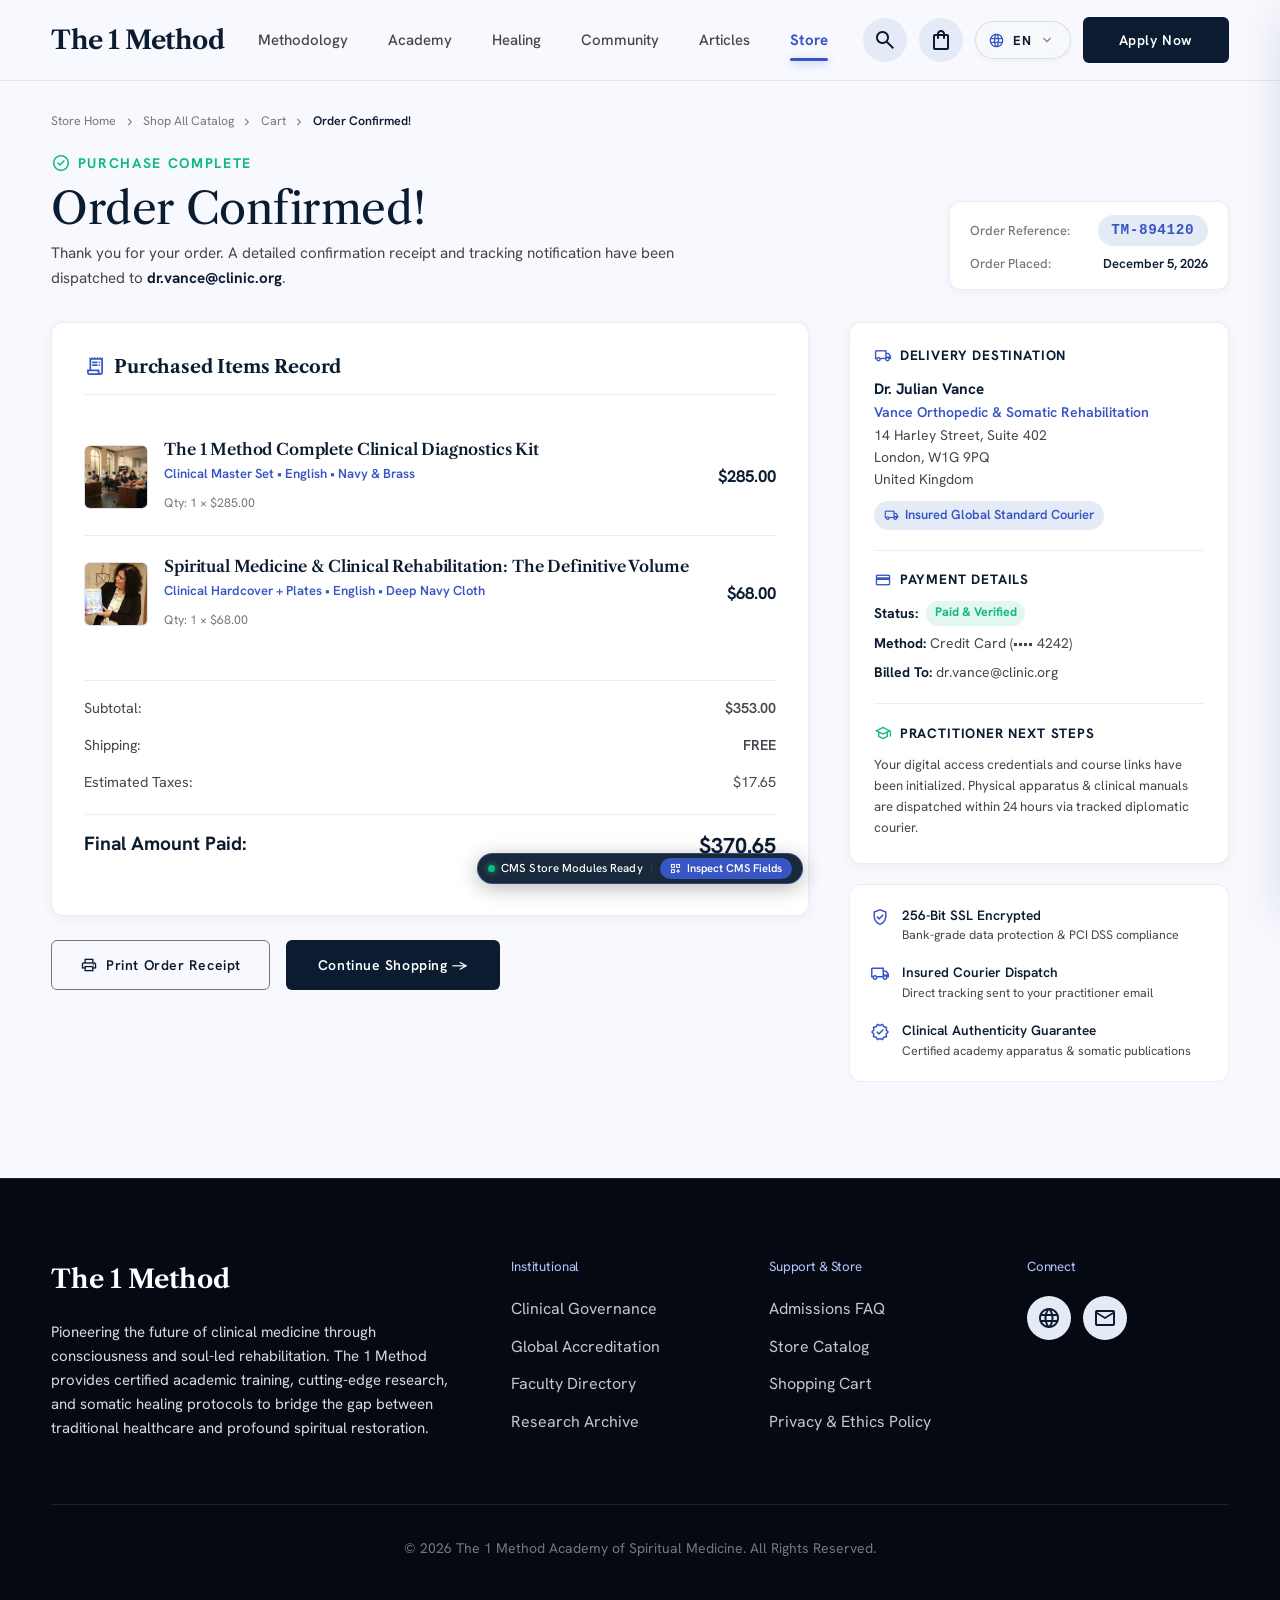
<file: confirmation.html>
<!DOCTYPE html>
<html lang="en">
<head>
  <meta charset="UTF-8">
  <meta name="viewport" content="width=device-width, initial-scale=1.0">
  <title>Order Confirmation | The 1 Method Academy</title>
  <meta name="description" content="Thank you for your order with The 1 Method Academy. Your transaction has been confirmed and receipt generated.">

  <!-- Google Fonts & Material Symbols -->
  <link rel="preconnect" href="https://fonts.googleapis.com">
  <link rel="preconnect" href="https://fonts.gstatic.com" crossorigin>
  <link href="https://fonts.googleapis.com/css2?family=Hanken+Grotesk:ital,wght@0,300..700;1,300..700&family=Libre+Caslon+Text:ital,wght@0,400;0,700;1,400&family=Plus+Jakarta+Sans:wght@400;500;600;700&family=Playfair+Display:wght@500;600;700&display=swap" rel="stylesheet">
  <link href="https://fonts.googleapis.com/css2?family=Material+Symbols+Outlined:wght,FILL@100..700,0..1&display=swap" rel="stylesheet">

  <!-- Stylesheets -->
  <link rel="stylesheet" href="css/variables.css">
  <link rel="stylesheet" href="css/base.css">
  <link rel="stylesheet" href="css/components.css">
  <link rel="stylesheet" href="css/sections.css">
  <link rel="stylesheet" href="css/ecommerce.css">
  <link rel="stylesheet" href="css/cms-inspector.css">
</head>
<body>

  <!-- ==========================================
       CMS MODULE 01: TOP NAVIGATION HEADER (EXISTING THEME)
  =========================================== -->
  <header data-cms-section="top-nav" class="navbar">
    <div class="container navbar-inner">
      <a href="index.html" class="nav-brand" data-cms-field="brand_name">The 1 Method</a>

      <ul class="nav-menu">
        <li><a href="index.html#methodology" class="nav-link" data-cms-field="menu_item_1">Methodology</a></li>
        <li><a href="index.html#academy" class="nav-link" data-cms-field="menu_item_2">Academy</a></li>
        <li><a href="index.html#healing" class="nav-link" data-cms-field="menu_item_3">Healing</a></li>
        <li><a href="index.html#community" class="nav-link" data-cms-field="menu_item_4">Community</a></li>
        <li><a href="index.html#journal" class="nav-link" data-cms-field="menu_item_5">Articles</a></li>
        <li><a href="store.html" class="nav-link active" data-cms-field="menu_item_store" style="color: var(--color-secondary); font-weight: 700;">Store</a></li>
      </ul>

      <div class="nav-actions">
        <!-- Live Search Trigger -->
        <button class="btn-icon" data-open-search aria-label="Search Store" title="Search Store">
          <span class="material-symbols-outlined">search</span>
        </button>

        <!-- Slide-out Cart Trigger with Dynamic Counter -->
        <button class="btn-icon" data-open-cart aria-label="Shopping Cart" title="Shopping Cart" style="position: relative;">
          <span class="material-symbols-outlined">shopping_bag</span>
          <span class="cart-count-badge" style="display:none;">0</span>
        </button>

        <!-- Luxury Bespoke Language Selector -->
        <div class="lang-switch-wrap">
          <button class="lang-switch-btn" aria-label="Select Language" aria-expanded="false" title="Change Language">
            <span class="material-symbols-outlined lang-globe-icon">language</span>
            <span class="current-lang-code">EN</span>
            <span class="material-symbols-outlined lang-arrow-icon">expand_more</span>
          </button>
          <div class="lang-dropdown-menu" role="menu">
            <div class="lang-dropdown-header">Select Language / שפה</div>
            <button class="lang-opt-btn active" data-lang="en" role="menuitem">
              <span class="lang-flag">🇺🇸</span>
              <span class="lang-name">English</span>
              <span class="lang-badge">International</span>
              <span class="material-symbols-outlined lang-check">check</span>
            </button>
            <button class="lang-opt-btn" data-lang="es" role="menuitem">
              <span class="lang-flag">🇪🇸</span>
              <span class="lang-name">Español</span>
              <span class="lang-badge">Spanish</span>
              <span class="material-symbols-outlined lang-check">check</span>
            </button>
            <button class="lang-opt-btn" data-lang="he" role="menuitem">
              <span class="lang-flag">🇮🇱</span>
              <span class="lang-name">עברית</span>
              <span class="lang-badge">Hebrew (RTL)</span>
              <span class="material-symbols-outlined lang-check">check</span>
            </button>
          </div>
        </div>

        <button class="btn btn-primary" data-open-modal="modal-apply" data-cms-field="nav_cta">Apply Now</button>
        <button class="mobile-toggle btn-icon" aria-label="Open Menu">
          <span class="material-symbols-outlined">menu</span>
        </button>
      </div>
    </div>
  </header>

  <!-- Mobile Navigation Drawer -->
  <div class="drawer-overlay"></div>
  <aside class="mobile-drawer">
    <div style="display:flex; justify-content:space-between; align-items:center; margin-bottom: 2rem;">
      <span class="nav-brand">The 1 Method</span>
      <button class="drawer-close btn-icon" aria-label="Close Drawer"><span class="material-symbols-outlined">close</span></button>
    </div>
    <ul style="list-style:none; display:flex; flex-direction:column; gap: 1.5rem; margin-bottom: 2rem;">
      <li><a href="index.html#methodology" class="nav-link">Methodology</a></li>
      <li><a href="index.html#academy" class="nav-link">Academy</a></li>
      <li><a href="index.html#healing" class="nav-link">Healing</a></li>
      <li><a href="index.html#community" class="nav-link">Community</a></li>
      <li><a href="index.html#journal" class="nav-link">Articles</a></li>
      <li><a href="store.html" class="nav-link active" style="color:var(--color-secondary); font-weight:700;">Store & Apparatus</a></li>
      <li><a href="catalog.html" class="nav-link">Shop All Catalog</a></li>
    </ul>
    <div style="margin-top: auto; display:flex; flex-direction:column; gap: 1rem;">
      <div class="drawer-lang-section">
        <span class="drawer-section-label">Language / שפה / Idioma</span>
        <div class="drawer-lang-pills">
          <button class="drawer-lang-chip active" data-lang="en">English</button>
          <button class="drawer-lang-chip" data-lang="es">Español</button>
          <button class="drawer-lang-chip" data-lang="he">עברית</button>
        </div>
      </div>
      <button class="btn btn-primary" data-open-modal="modal-apply" style="width:100%;">Apply Now</button>
    </div>
  </aside>

  <!-- ==========================================
       CMS MODULE: ORDER CONFIRMATION SECTION
       Follows the identical layout & spacing system as checkout.html
  =========================================== -->
  <main id="confirmation-page-container" data-cms-section="confirmation-content" class="section page-offset-top" style="padding-bottom: 6rem;">
    <div class="container">

      <!-- Breadcrumbs (Identical style to checkout.html) -->
      <nav class="breadcrumbs" aria-label="Breadcrumb">
        <a href="store.html" data-i18n="navStore">Store Home</a>
        <span class="material-symbols-outlined breadcrumb-separator">chevron_right</span>
        <a href="catalog.html" data-i18n="navShopAll">Catalog</a>
        <span class="material-symbols-outlined breadcrumb-separator">chevron_right</span>
        <a href="cart.html" data-i18n="cart">Shopping Cart</a>
        <span class="material-symbols-outlined breadcrumb-separator">chevron_right</span>
        <span style="color: var(--color-on-surface); font-weight: 600;" data-i18n="orderConfirmed">Order Confirmation</span>
      </nav>

      <!-- Confirmation Header Row (Identical spacing to checkout.html header row) -->
      <div class="checkout-header-row" style="display: flex; justify-content: space-between; align-items: flex-end; flex-wrap: wrap; gap: 1.5rem; margin-bottom: 2rem;">
        <div>
          <div style="display: inline-flex; align-items: center; gap: 0.4rem; color: var(--color-stock-in); margin-bottom: 0.35rem;">
            <span class="material-symbols-outlined" style="font-size: 20px;">check_circle</span>
            <span class="label-uppercase" style="font-weight: 700; letter-spacing: 0.12em; color: var(--color-stock-in);">Purchase Complete</span>
          </div>
          <h1 style="font-size: clamp(2rem, 3.5vw, 2.75rem); margin-bottom: 0.35rem;" data-cms-field="conf_headline">
            Order Confirmed!
          </h1>
          <p style="color: var(--color-on-surface-variant); font-size: 0.95rem; margin: 0; max-width: 640px; line-height: 1.6;" data-cms-field="conf_subheadline">
            Thank you for your order. A detailed confirmation receipt and tracking notification have been dispatched to <strong id="conf-customer-email" style="color: var(--color-on-surface);">dr.vance@clinic.org</strong>.
          </p>
        </div>

        <!-- Order Reference Card -->
        <div class="order-ref-card">
          <div class="order-ref-row">
            <span class="order-ref-label">Order Reference:</span>
            <span id="conf-order-number" class="order-ref-badge">TM-894120</span>
          </div>
          <div class="order-ref-row">
            <span class="order-ref-label">Order Placed:</span>
            <strong id="conf-order-date" class="order-ref-date">September 16, 2026</strong>
          </div>
        </div>
      </div>

      <!-- 2-Column Grid (Identical structure to checkout.html .checkout-layout) -->
      <div class="confirmation-details-grid">

        <!-- Left Column: Purchased Items Table & Calculations -->
        <div class="confirmation-main-col">
          <div class="receipt-card">
            <h3 class="panel-title">
              <span class="material-symbols-outlined" style="color: var(--color-secondary); font-size: 22px;">receipt_long</span>
              <span>Purchased Items Record</span>
            </h3>

            <div id="conf-items-list">
              <!-- Dynamically populated from historical snapshot by confirmation-page.js -->
            </div>

            <div class="summary-calc-list" style="margin-top: 1.75rem; padding-top: 1rem; border-top: 1px solid var(--color-card-border);">
              <div class="summary-calc-row">
                <span>Subtotal:</span>
                <span id="conf-subtotal" style="font-weight: 600;">$353.00</span>
              </div>
              <div id="conf-discount-row" class="summary-calc-row discount" style="display:none;">
                <span>Discount Applied:</span>
                <span id="conf-discount">-$0.00</span>
              </div>
              <div class="summary-calc-row">
                <span>Shipping:</span>
                <span id="conf-shipping" style="font-weight: 600;">FREE</span>
              </div>
              <div class="summary-calc-row">
                <span>Estimated Taxes:</span>
                <span id="conf-tax">$17.65</span>
              </div>
              <div class="summary-calc-row grand-total">
                <span>Final Amount Paid:</span>
                <span id="conf-grand-total" style="font-size: 1.35rem;">$370.65</span>
              </div>
            </div>
          </div>

          <!-- Action Buttons -->
          <div class="confirmation-actions-row" style="margin-top: 1.5rem;">
            <button id="btn-print-invoice" class="btn btn-outline" style="padding: 0.875rem 1.75rem;">
              <span class="material-symbols-outlined" style="font-size: 18px;">print</span> Print Order Receipt
            </button>
            <a href="catalog.html" class="btn btn-primary" style="padding: 0.875rem 2rem;">
              Continue Shopping →
            </a>
          </div>
        </div>

        <!-- Right Column: Shipping Details, Payment Summary, Next Steps (380px sidebar matching checkout.html) -->
        <aside class="confirmation-summary-column">
          <div class="receipt-card" style="padding: 1.5rem;">
            <!-- Delivery Destination -->
            <h4 style="font-family: var(--font-sans); font-size: 0.85rem; font-weight: 700; margin-bottom: 0.75rem; display: flex; align-items: center; gap: 0.5rem; text-transform: uppercase; letter-spacing: 0.06em; color: var(--color-on-surface);">
              <span class="material-symbols-outlined" style="color: var(--color-secondary); font-size: 18px;">local_shipping</span>
              <span>Delivery Destination</span>
            </h4>
            <div id="conf-shipping-address" style="font-size: 0.875rem; line-height: 1.6; color: var(--color-on-surface-variant);">
              <!-- Dynamically populated by confirmation-page.js -->
            </div>

            <!-- Payment Details -->
            <div style="border-top: 1px solid var(--color-card-border); padding-top: 1.25rem; margin-top: 1.25rem;">
              <h4 style="font-family: var(--font-sans); font-size: 0.85rem; font-weight: 700; margin-bottom: 0.75rem; display: flex; align-items: center; gap: 0.5rem; text-transform: uppercase; letter-spacing: 0.06em; color: var(--color-on-surface);">
                <span class="material-symbols-outlined" style="color: var(--color-secondary); font-size: 18px;">credit_card</span>
                <span>Payment Details</span>
              </h4>
              <div id="conf-payment-summary" style="font-size: 0.875rem; line-height: 1.6; color: var(--color-on-surface-variant);">
                <!-- Dynamically populated by confirmation-page.js -->
              </div>
            </div>

            <!-- Practitioner Next Steps -->
            <div style="border-top: 1px solid var(--color-card-border); padding-top: 1.25rem; margin-top: 1.25rem;">
              <h4 style="font-family: var(--font-sans); font-size: 0.85rem; font-weight: 700; margin-bottom: 0.75rem; display: flex; align-items: center; gap: 0.5rem; text-transform: uppercase; letter-spacing: 0.06em; color: var(--color-on-surface);">
                <span class="material-symbols-outlined" style="color: var(--color-stock-in); font-size: 18px;">school</span>
                <span>Practitioner Next Steps</span>
              </h4>
              <p style="font-size: 0.825rem; line-height: 1.6; color: var(--color-on-surface-variant); margin: 0;">
                Your digital access credentials and course links have been initialized. Physical apparatus & clinical manuals are dispatched within 24 hours via tracked diplomatic courier.
              </p>
            </div>
          </div>

          <!-- Trust Badges Card Matching checkout.html sidebar -->
          <div class="card" style="margin-top: 1.25rem; padding: 1.25rem;">
            <div style="display: flex; flex-direction: column; gap: 1rem;">
              <div style="display: flex; align-items: flex-start; gap: 0.75rem;">
                <span class="material-symbols-outlined" style="color: var(--color-secondary); font-size: 20px; flex-shrink: 0; margin-top: 2px;">verified_user</span>
                <div>
                  <div style="font-weight: 600; font-size: 0.85rem; color: var(--color-on-surface);">256-Bit SSL Encrypted</div>
                  <div style="font-size: 0.775rem; color: var(--color-on-surface-variant);">Bank-grade data protection & PCI DSS compliance</div>
                </div>
              </div>
              <div style="display: flex; align-items: flex-start; gap: 0.75rem;">
                <span class="material-symbols-outlined" style="color: var(--color-secondary); font-size: 20px; flex-shrink: 0; margin-top: 2px;">local_shipping</span>
                <div>
                  <div style="font-weight: 600; font-size: 0.85rem; color: var(--color-on-surface);">Insured Courier Dispatch</div>
                  <div style="font-size: 0.775rem; color: var(--color-on-surface-variant);">Direct tracking sent to your practitioner email</div>
                </div>
              </div>
              <div style="display: flex; align-items: flex-start; gap: 0.75rem;">
                <span class="material-symbols-outlined" style="color: var(--color-secondary); font-size: 20px; flex-shrink: 0; margin-top: 2px;">verified</span>
                <div>
                  <div style="font-weight: 600; font-size: 0.85rem; color: var(--color-on-surface);">Clinical Authenticity Guarantee</div>
                  <div style="font-size: 0.775rem; color: var(--color-on-surface-variant);">Certified academy apparatus & somatic publications</div>
                </div>
              </div>
            </div>
          </div>
        </aside>

      </div>

    </div>
  </main>

  <!-- ==========================================
       CMS MODULE 16: FOOTER (EXISTING THEME)
  =========================================== -->
  <footer data-cms-section="footer" class="footer">
    <div class="container">
      <div class="footer-grid">
        <div>
          <div class="footer-brand" data-cms-field="footer_brand">The 1 Method</div>
          <p style="color: rgba(255, 255, 255, 0.85); font-size: 0.9375rem; line-height: 1.6; max-width: 400px; margin-top: 1.25rem;" data-cms-field="footer_tagline">Pioneering the future of clinical medicine through consciousness and soul-led rehabilitation. The 1 Method provides certified academic training, cutting-edge research, and somatic healing protocols to bridge the gap between traditional healthcare and profound spiritual restoration.</p>
        </div>

        <div>
          <h5 style="margin-bottom: 1.25rem; font-family: var(--font-sans); color: var(--color-secondary-dim);" data-cms-field="footer_col_1_title">Institutional</h5>
          <ul class="footer-links">
            <li><a href="index.html#academy">Clinical Governance</a></li>
            <li><a href="index.html#methodology">Global Accreditation</a></li>
            <li><a href="index.html#healing">Faculty Directory</a></li>
            <li><a href="index.html#journal">Research Archive</a></li>
          </ul>
        </div>

        <div>
          <h5 style="margin-bottom: 1.25rem; font-family: var(--font-sans); color: var(--color-secondary-dim);" data-cms-field="footer_col_2_title">Support & Store</h5>
          <ul class="footer-links">
            <li><a href="index.html#faq">Admissions FAQ</a></li>
            <li><a href="catalog.html">Store Catalog</a></li>
            <li><a href="cart.html">Shopping Cart</a></li>
            <li><a href="#">Privacy & Ethics Policy</a></li>
          </ul>
        </div>

        <div>
          <h5 style="margin-bottom: 1.25rem; font-family: var(--font-sans); color: var(--color-secondary-dim);" data-cms-field="footer_col_3_title">Connect</h5>
          <div style="display:flex; gap: 0.75rem;">
            <a href="#" class="btn-icon" aria-label="Website"><span class="material-symbols-outlined">language</span></a>
            <a href="#" class="btn-icon" aria-label="Email Us"><span class="material-symbols-outlined">mail</span></a>
          </div>
        </div>
      </div>

      <div class="footer-bottom" data-cms-field="footer_copyright">
        © 2026 The 1 Method Academy of Spiritual Medicine. All Rights Reserved.
      </div>
    </div>
  </footer>

  <!-- Live Search Modal Overlay -->
  <div id="search-modal" class="modal">
    <div class="modal-overlay"></div>
    <div class="modal-dialog search-modal-dialog">
      <div class="search-modal-header">
        <span class="material-symbols-outlined search-icon">search</span>
        <input type="text" id="search-modal-input" placeholder="Search clinical tools, books, passports..." aria-label="Search">
        <button class="modal-close" aria-label="Close Search"><span class="material-symbols-outlined">close</span></button>
      </div>
      <div class="search-results-list"></div>
    </div>
  </div>

  <!-- CMS Inspector Modal & Toolbar -->
  <div id="cms-field-modal" class="modal">
    <div class="modal-overlay"></div>
    <div class="modal-dialog" style="max-width: 500px;">
      <button class="modal-close"><span class="material-symbols-outlined">close</span></button>
      <h3 class="cms-modal-field-title" style="font-family: monospace; font-size: 1.1rem; margin-bottom: 1rem;">confirmation.field</h3>
      <div class="form-group">
        <textarea class="form-input cms-modal-field-input" rows="4"></textarea>
      </div>
      <div style="display:flex; justify-content:flex-end; gap: 0.75rem;">
        <button class="btn btn-outline modal-close">Cancel</button>
        <button class="btn btn-primary cms-modal-save-btn">Update Live Field</button>
      </div>
    </div>
  </div>

  <div class="cms-toolbar">
    <div class="cms-toolbar-status">
      <div class="cms-indicator-dot"></div>
      <span>CMS Store Modules Ready</span>
    </div>
    <div style="height: 18px; width: 1px; background: rgba(255,255,255,0.2);"></div>
    <button id="cms-mode-toggle" class="cms-btn-toggle">
      <span class="material-symbols-outlined" style="font-size:16px;">dashboard_customize</span> Inspect CMS Fields
    </button>
  </div>

  <!-- Scripts -->
  <script type="module" src="js/store-main.js"></script>
</body>
</html>
</file>
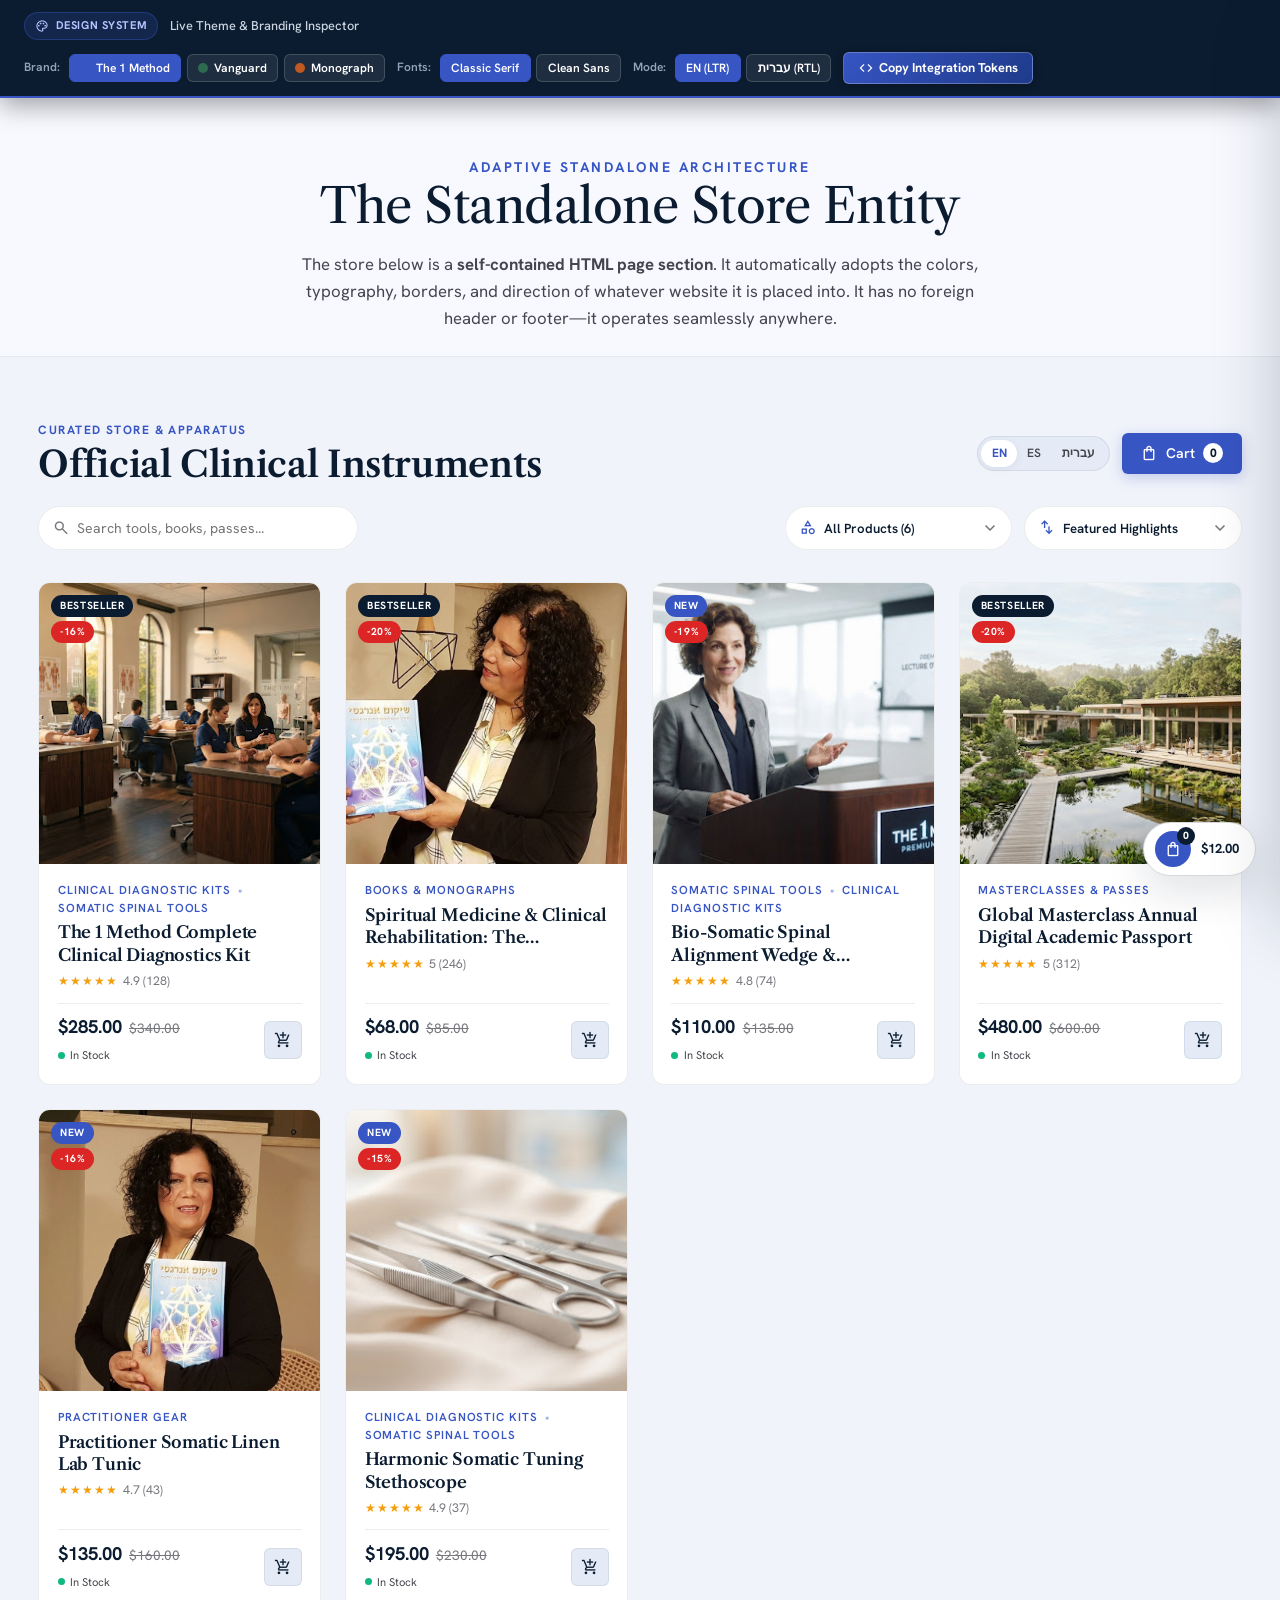
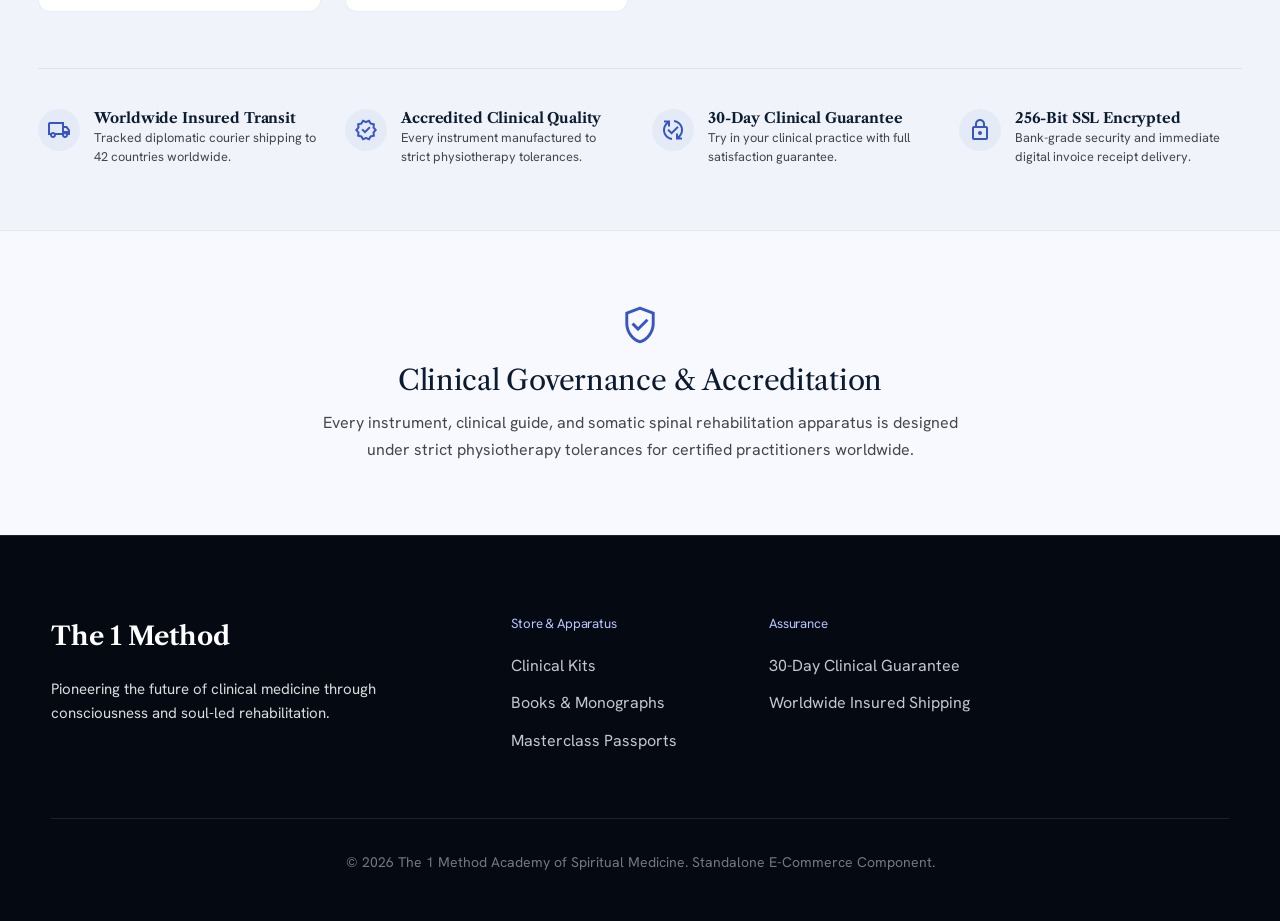
<file: standalone-store-demo.html>
<!DOCTYPE html>
<html lang="en">
<head>
  <meta charset="UTF-8">
  <meta name="viewport" content="width=device-width, initial-scale=1.0">
  <title>Standalone Store Entity & Design System | The 1 Method</title>
  <meta name="description" content="Adaptive Design System for The 1 Method Standalone Store Component. Seamlessly inherits fonts, colors, and styling from any host site.">

  <!-- Google Fonts & Material Symbols -->
  <link rel="preconnect" href="https://fonts.googleapis.com">
  <link rel="preconnect" href="https://fonts.gstatic.com" crossorigin>
  <link href="https://fonts.googleapis.com/css2?family=Hanken+Grotesk:wght@300;400;500;600;700;800&family=Heebo:wght@400;500;600;700;800&family=Inter:wght@400;500;600;700&family=Libre+Caslon+Text:ital,wght@0,400;0,700;1,400&family=Playfair+Display:wght@500;600;700&family=Plus+Jakarta+Sans:wght@400;500;600;700&display=swap" rel="stylesheet">
  <link href="https://fonts.googleapis.com/css2?family=Material+Symbols+Outlined:wght,FILL@100..700,0..1&display=swap" rel="stylesheet">

  <!-- Core Site Design System Stylesheets -->
  <link rel="stylesheet" href="css/variables.css">
  <link rel="stylesheet" href="css/base.css">
  <link rel="stylesheet" href="css/components.css">
  <link rel="stylesheet" href="css/sections.css">

  <!-- The Standalone Store Adaptive Stylesheet -->
  <link rel="stylesheet" href="css/standalone-store.css">

  <style>
    /* Interactive Design System Live Customizer Bar */
    .ds-customizer-bar {
      position: sticky;
      top: 0;
      z-index: 2000;
      background: #0b1c30;
      color: #ffffff;
      border-bottom: 2px solid var(--color-secondary);
      padding: 0.75rem 1.5rem;
      display: flex;
      align-items: center;
      justify-content: space-between;
      flex-wrap: wrap;
      gap: 0.75rem;
      box-shadow: 0 8px 24px rgba(0, 0, 0, 0.35);
      font-size: 0.8rem;
    }

    .ds-brand-pill {
      display: inline-flex;
      align-items: center;
      gap: 0.4rem;
      background: rgba(55, 85, 195, 0.2);
      color: var(--color-secondary-dim);
      padding: 0.25rem 0.65rem;
      border-radius: 9999px;
      font-weight: 700;
      letter-spacing: 0.05em;
      text-transform: uppercase;
      font-size: 0.7rem;
      border: 1px solid rgba(55, 85, 195, 0.4);
    }

    .ds-controls-cluster {
      display: flex;
      align-items: center;
      gap: 0.75rem;
      flex-wrap: wrap;
    }

    .ds-group {
      display: flex;
      align-items: center;
      gap: 0.35rem;
    }

    .ds-label {
      font-weight: 600;
      color: #94a3b8;
      font-size: 0.75rem;
      margin-right: 0.2rem;
    }

    .ds-btn {
      background: rgba(255, 255, 255, 0.08);
      border: 1px solid rgba(255, 255, 255, 0.16);
      color: #ffffff;
      padding: 0.3rem 0.65rem;
      border-radius: 6px;
      font-size: 0.75rem;
      font-weight: 600;
      cursor: pointer;
      transition: all 0.2s ease;
      display: inline-flex;
      align-items: center;
      gap: 0.35rem;
    }

    .ds-btn:hover,
    .ds-btn.active {
      background: var(--color-secondary);
      border-color: var(--color-secondary);
      color: #ffffff;
    }

    .ds-color-dot {
      width: 10px;
      height: 10px;
      border-radius: 50%;
      display: inline-block;
    }

    .ds-btn-code {
      background: linear-gradient(135deg, #3755c3, #1e3a8a);
      color: #ffffff;
      border: 1px solid rgba(255, 255, 255, 0.25);
      padding: 0.4rem 0.85rem;
      border-radius: 6px;
      font-weight: 700;
      cursor: pointer;
      display: inline-flex;
      align-items: center;
      gap: 0.35rem;
      box-shadow: 0 2px 8px rgba(0, 0, 0, 0.3);
      transition: all 0.2s ease;
    }

    .ds-btn-code:hover {
      transform: translateY(-1px);
      box-shadow: 0 4px 14px rgba(55, 85, 195, 0.4);
    }

    /* Modal for Integration Tokens */
    .ds-modal-backdrop {
      position: fixed;
      inset: 0;
      background: rgba(0, 0, 0, 0.75);
      backdrop-filter: blur(6px);
      z-index: 999999;
      display: none;
      align-items: center;
      justify-content: center;
      padding: 1.5rem;
    }

    .ds-modal-backdrop.open { display: flex; }

    .ds-code-dialog {
      background: #0b1c30;
      border: 1px solid rgba(255, 255, 255, 0.18);
      border-radius: 12px;
      max-width: 740px;
      width: 100%;
      max-height: 85vh;
      overflow-y: auto;
      padding: 2rem;
      color: #ffffff;
      box-shadow: 0 20px 60px rgba(0, 0, 0, 0.6);
    }

    .ds-code-snippet {
      background: #040911;
      border: 1px solid rgba(255, 255, 255, 0.1);
      border-radius: 8px;
      padding: 1rem;
      font-family: 'Courier New', Courier, monospace;
      font-size: 0.825rem;
      color: #38bdf8;
      overflow-x: auto;
      margin: 0.75rem 0 1.25rem 0;
      position: relative;
    }

    .ds-copy-btn {
      position: absolute;
      top: 0.5rem;
      right: 0.5rem;
      background: rgba(255, 255, 255, 0.12);
      border: 1px solid rgba(255, 255, 255, 0.2);
      color: #fff;
      padding: 0.25rem 0.55rem;
      border-radius: 4px;
      font-size: 0.7rem;
      cursor: pointer;
    }

    @media (max-width: 768px) {
      .ds-customizer-bar {
        padding: 0.65rem 0.85rem;
        gap: 0.5rem;
      }
      .ds-controls-cluster {
        width: 100%;
        justify-content: flex-start;
        gap: 0.45rem;
      }
      .ds-group {
        flex-wrap: wrap;
      }
      .ds-btn {
        padding: 0.25rem 0.5rem;
        font-size: 0.7rem;
      }
      .ds-btn-code {
        width: 100%;
        justify-content: center;
        margin-top: 0.25rem;
      }
    }
  </style>
</head>
<body>

  <!-- ==========================================
       DESIGN SYSTEM LIVE INTERACTIVE CUSTOMIZER BAR
  =========================================== -->
  <aside class="ds-customizer-bar" aria-label="Design System Live Customizer">
    <div style="display: flex; align-items: center; gap: 0.75rem;">
      <span class="ds-brand-pill">
        <span class="material-symbols-outlined" style="font-size: 14px;">palette</span>
        Design System
      </span>
      <span style="font-weight: 500; color: #cbd5e1;">Live Theme & Branding Inspector</span>
    </div>

    <div class="ds-controls-cluster">
      <!-- Site Brand Presets -->
      <div class="ds-group">
        <span class="ds-label">Brand:</span>
        <button class="ds-btn active" id="brand-t1m" title="The 1 Method (Navy & Sapphire)">
          <span class="ds-color-dot" style="background:#3755c3;"></span> The 1 Method
        </button>
        <button class="ds-btn" id="brand-vanguard" title="Vanguard Bio-Clinic (Emerald & Mint)">
          <span class="ds-color-dot" style="background:#2d6a4f;"></span> Vanguard
        </button>
        <button class="ds-btn" id="brand-amber" title="Monograph Press (Warm Terra Cotta)">
          <span class="ds-color-dot" style="background:#c25920;"></span> Monograph
        </button>
      </div>

      <!-- Typography Presets -->
      <div class="ds-group">
        <span class="ds-label">Fonts:</span>
        <button class="ds-btn active" id="font-classic">Classic Serif</button>
        <button class="ds-btn" id="font-modern">Clean Sans</button>
      </div>

      <!-- Language & Direction -->
      <div class="ds-group">
        <span class="ds-label">Mode:</span>
        <button class="ds-btn active" id="lang-en" data-lang="en" data-dir="ltr">EN (LTR)</button>
        <button class="ds-btn" id="lang-he" data-lang="he" data-dir="rtl">עברית (RTL)</button>
      </div>

      <!-- Embed Guide Button -->
      <button class="ds-btn-code" id="ds-open-modal-btn">
        <span class="material-symbols-outlined" style="font-size:16px;">code</span>
        Copy Integration Tokens
      </button>
    </div>
  </aside>

  <!-- ==========================================
       SITE TOP NAVIGATION (EXISTING THEME)
  =========================================== -->
  <header class="navbar">
    <div class="container navbar-inner">
      <a href="index.html" class="nav-brand">The 1 Method</a>

      <ul class="nav-menu">
        <li><a href="index.html#methodology" class="nav-link">Methodology</a></li>
        <li><a href="index.html#academy" class="nav-link">Academy</a></li>
        <li><a href="index.html#healing" class="nav-link">Healing</a></li>
        <li><a href="index.html#community" class="nav-link">Community</a></li>
        <li><a href="index.html#journal" class="nav-link">Articles</a></li>
        <li><a href="#store-section" class="nav-link active" style="color: var(--color-secondary); font-weight: 700;">Store</a></li>
      </ul>

      <div class="nav-actions">
        <a href="#store-section" class="btn-icon" aria-label="Store"><span class="material-symbols-outlined">storefront</span></a>
        <button class="btn btn-primary" data-open-modal="modal-apply">Apply Now</button>
      </div>
    </div>
  </header>

  <main>
    <!-- Introductory Page Context (Seamless, Non-Alien) -->
    <section class="section" style="padding: 3.5rem 0 1.5rem 0; background: var(--color-surface);">
      <div class="container" style="text-align: center; max-width: 800px; margin: 0 auto;">
        <span class="label-uppercase mb-2" style="color: var(--color-secondary); font-weight: 700;">
          Adaptive Standalone Architecture
        </span>
        <h1 style="font-family: var(--font-serif); font-size: clamp(2.2rem, 3.8vw, 3.2rem); margin-bottom: 1rem; line-height: 1.15;">
          The Standalone Store Entity
        </h1>
        <p style="color: var(--color-on-surface-variant); font-size: 1.05rem; line-height: 1.6; margin: 0 auto;">
          The store below is a <strong>self-contained HTML page section</strong>. It automatically adopts the colors, typography, borders, and direction of whatever website it is placed into. It has no foreign header or footer—it operates seamlessly anywhere.
        </p>
      </div>
    </section>

    <!-- ==========================================================================
         THE STANDALONE STORE SECTION
         (This is the exact section that can be dropped onto any website or page)
         ========================================================================== -->
    <section id="store-section" class="t1m-standalone-store-wrap" style="border-top: 1px solid var(--color-card-border); border-bottom: 1px solid var(--color-card-border);">
      <div id="t1m-standalone-store" data-lang="en" data-dir="ltr">
        <!-- Self-contained store mounts dynamically here -->
      </div>
    </section>

    <!-- Page Content Below Store -->
    <section class="section" style="background: var(--color-surface); padding: 4.5rem 0; text-align: center;">
      <div class="container" style="max-width: 760px; margin: 0 auto;">
        <span class="material-symbols-outlined" style="color: var(--color-secondary); font-size: 2.75rem; margin-bottom: 1rem;">verified_user</span>
        <h3 style="font-family: var(--font-serif); font-size: 1.75rem; margin-bottom: 0.75rem;">
          Clinical Governance & Accreditation
        </h3>
        <p style="color: var(--color-on-surface-variant); line-height: 1.65; margin: 0;">
          Every instrument, clinical guide, and somatic spinal rehabilitation apparatus is designed under strict physiotherapy tolerances for certified practitioners worldwide.
        </p>
      </div>
    </section>
  </main>

  <!-- SITE FOOTER (EXISTING THEME) -->
  <footer class="footer">
    <div class="container">
      <div class="footer-grid">
        <div>
          <div class="footer-brand">The 1 Method</div>
          <p style="color: rgba(255, 255, 255, 0.85); font-size: 0.9375rem; line-height: 1.6; max-width: 400px; margin-top: 1.25rem;">
            Pioneering the future of clinical medicine through consciousness and soul-led rehabilitation.
          </p>
        </div>
        <div>
          <h5 style="margin-bottom: 1.25rem; font-family: var(--font-sans); color: var(--color-secondary-dim);">Store & Apparatus</h5>
          <ul class="footer-links">
            <li><a href="#store-section">Clinical Kits</a></li>
            <li><a href="#store-section">Books & Monographs</a></li>
            <li><a href="#store-section">Masterclass Passports</a></li>
          </ul>
        </div>
        <div>
          <h5 style="margin-bottom: 1.25rem; font-family: var(--font-sans); color: var(--color-secondary-dim);">Assurance</h5>
          <ul class="footer-links">
            <li><a href="#">30-Day Clinical Guarantee</a></li>
            <li><a href="#">Worldwide Insured Shipping</a></li>
          </ul>
        </div>
      </div>
      <div class="footer-bottom">
        © 2026 The 1 Method Academy of Spiritual Medicine. Standalone E-Commerce Component.
      </div>
    </div>
  </footer>

  <!-- ==========================================
       INTEGRATION TOKENS MODAL
  =========================================== -->
  <div class="ds-modal-backdrop" id="ds-code-modal">
    <div class="ds-code-dialog">
      <div style="display: flex; justify-content: space-between; align-items: center; border-bottom: 1px solid rgba(255,255,255,0.12); padding-bottom: 1rem; margin-bottom: 1.5rem;">
        <div>
          <h3 style="margin: 0; font-family: var(--font-serif); font-size: 1.4rem;">
            How to Integrate on Any Website
          </h3>
          <p style="margin: 0.35rem 0 0 0; font-size: 0.825rem; color: #94a3b8;">
            The store uses an adaptive design system that maps directly to your site's CSS tokens.
          </p>
        </div>
        <button id="ds-close-modal-btn" style="background: none; border: none; color: #fff; cursor: pointer;">
          <span class="material-symbols-outlined">close</span>
        </button>
      </div>

      <h4 style="margin: 0 0 0.4rem 0; color: var(--color-secondary-dim); font-size: 0.9rem;">
        1. Drop the HTML Section
      </h4>
      <div class="ds-code-snippet" id="snippet-html">
&lt;!-- Include Scoped Stylesheet --&gt;
&lt;link rel="stylesheet" href="css/standalone-store.css"&gt;

&lt;!-- Self-Contained Section (Set lang="he" and dir="rtl" for Hebrew) --&gt;
&lt;section id="t1m-standalone-store" data-lang="en" data-dir="ltr"&gt;&lt;/section&gt;

&lt;!-- Include Store Engine --&gt;
&lt;script src="js/standalone-store.js"&gt;&lt;/script&gt;
        <button class="ds-copy-btn" data-copy="snippet-html">Copy</button>
      </div>

      <h4 style="margin: 1.25rem 0 0.4rem 0; color: var(--color-secondary-dim); font-size: 0.9rem;">
        2. Brand it to Match Any Site with 5 CSS Variables
      </h4>
      <p style="font-size: 0.8rem; color: #94a3b8; margin: 0 0 0.5rem 0;">
        Add this to your website stylesheet to customize fonts and colors instantly:
      </p>
      <div class="ds-code-snippet" id="snippet-css">
#t1m-standalone-store {
  --color-primary: #0b1c30;       /* Your brand primary header/dark color */
  --color-secondary: #3755c3;     /* Your brand button/accent color */
  --color-surface-card: #ffffff;  /* Product card background */
  --font-serif: 'Libre Caslon Text', Georgia, serif; /* Heading font */
  --font-sans: 'Hanken Grotesk', sans-serif;         /* Body font */
}
        <button class="ds-copy-btn" data-copy="snippet-css">Copy</button>
      </div>
    </div>
  </div>

  <!-- Standalone Store Controller Script -->
  <script src="js/standalone-store.js"></script>

  <script>
    document.addEventListener('DOMContentLoaded', () => {
      const storeContainer = document.getElementById('t1m-standalone-store');

      // Brand Presets
      const btnT1m = document.getElementById('brand-t1m');
      const btnVanguard = document.getElementById('brand-vanguard');
      const btnAmber = document.getElementById('brand-amber');

      function clearActiveBrands() {
        [btnT1m, btnVanguard, btnAmber].forEach(b => b.classList.remove('active'));
      }

      btnT1m.addEventListener('click', () => {
        clearActiveBrands();
        btnT1m.classList.add('active');
        window.The1MethodStore.setDesignTokens({
          primary: '#0b1c30',
          secondary: '#3755c3',
          surface: '#ffffff',
          cardBg: '#ffffff'
        });
      });

      btnVanguard.addEventListener('click', () => {
        clearActiveBrands();
        btnVanguard.classList.add('active');
        window.The1MethodStore.setDesignTokens({
          primary: '#0d2818',
          secondary: '#2d6a4f',
          surface: '#f7f9f7',
          cardBg: '#ffffff'
        });
      });

      btnAmber.addEventListener('click', () => {
        clearActiveBrands();
        btnAmber.classList.add('active');
        window.The1MethodStore.setDesignTokens({
          primary: '#3d1c06',
          secondary: '#c25920',
          surface: '#faf7f2',
          cardBg: '#ffffff'
        });
      });

      // Fonts
      const btnFontClassic = document.getElementById('font-classic');
      const btnFontModern = document.getElementById('font-modern');

      btnFontClassic.addEventListener('click', () => {
        btnFontClassic.classList.add('active');
        btnFontModern.classList.remove('active');
        window.The1MethodStore.setDesignTokens({
          fontSerif: "'Libre Caslon Text', Georgia, serif",
          fontSans: "'Hanken Grotesk', sans-serif"
        });
      });

      btnFontModern.addEventListener('click', () => {
        btnFontModern.classList.add('active');
        btnFontClassic.classList.remove('active');
        window.The1MethodStore.setDesignTokens({
          fontSerif: "'Inter', sans-serif",
          fontSans: "'Inter', sans-serif"
        });
      });

      // Language & Direction
      const btnEn = document.getElementById('lang-en');
      const btnHe = document.getElementById('lang-he');

      btnEn.addEventListener('click', () => {
        btnEn.classList.add('active');
        btnHe.classList.remove('active');
        window.The1MethodStore.setLanguage('en', 'ltr');
      });

      btnHe.addEventListener('click', () => {
        btnHe.classList.add('active');
        btnEn.classList.remove('active');
        window.The1MethodStore.setLanguage('he', 'rtl');
      });

      // Code Modal
      const codeModal = document.getElementById('ds-code-modal');
      const openModalBtn = document.getElementById('ds-open-modal-btn');
      const closeModalBtn = document.getElementById('ds-close-modal-btn');

      openModalBtn.addEventListener('click', () => codeModal.classList.add('open'));
      closeModalBtn.addEventListener('click', () => codeModal.classList.remove('open'));
      codeModal.addEventListener('click', (e) => {
        if (e.target === codeModal) codeModal.classList.remove('open');
      });

      // Copy helpers
      document.querySelectorAll('.ds-copy-btn').forEach(btn => {
        btn.addEventListener('click', () => {
          const targetId = btn.getAttribute('data-copy');
          const block = document.getElementById(targetId);
          if (block) {
            const clone = block.cloneNode(true);
            clone.querySelector('.ds-copy-btn')?.remove();
            navigator.clipboard.writeText(clone.innerText.trim());
            btn.textContent = 'Copied!';
            setTimeout(() => btn.textContent = 'Copy', 2000);
          }
        });
      });
    });
  </script>
</body>
</html>
</file>
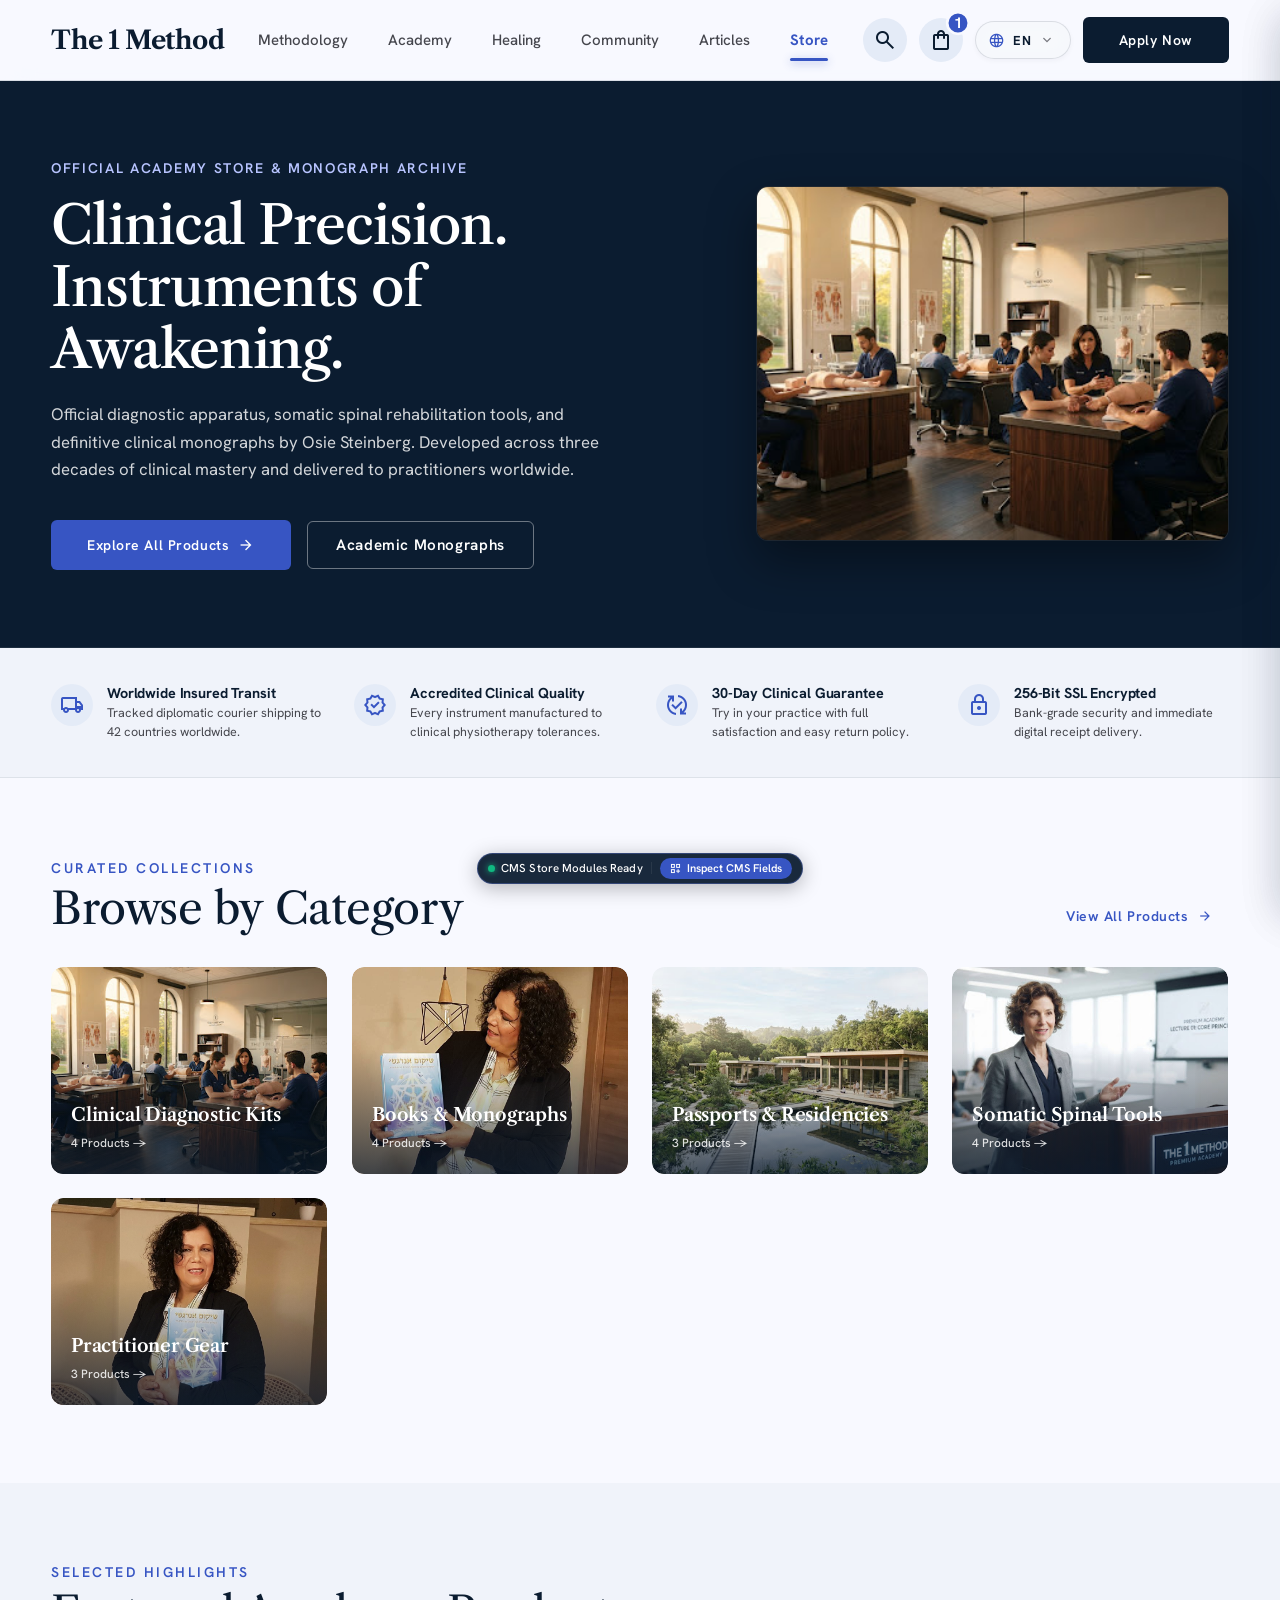
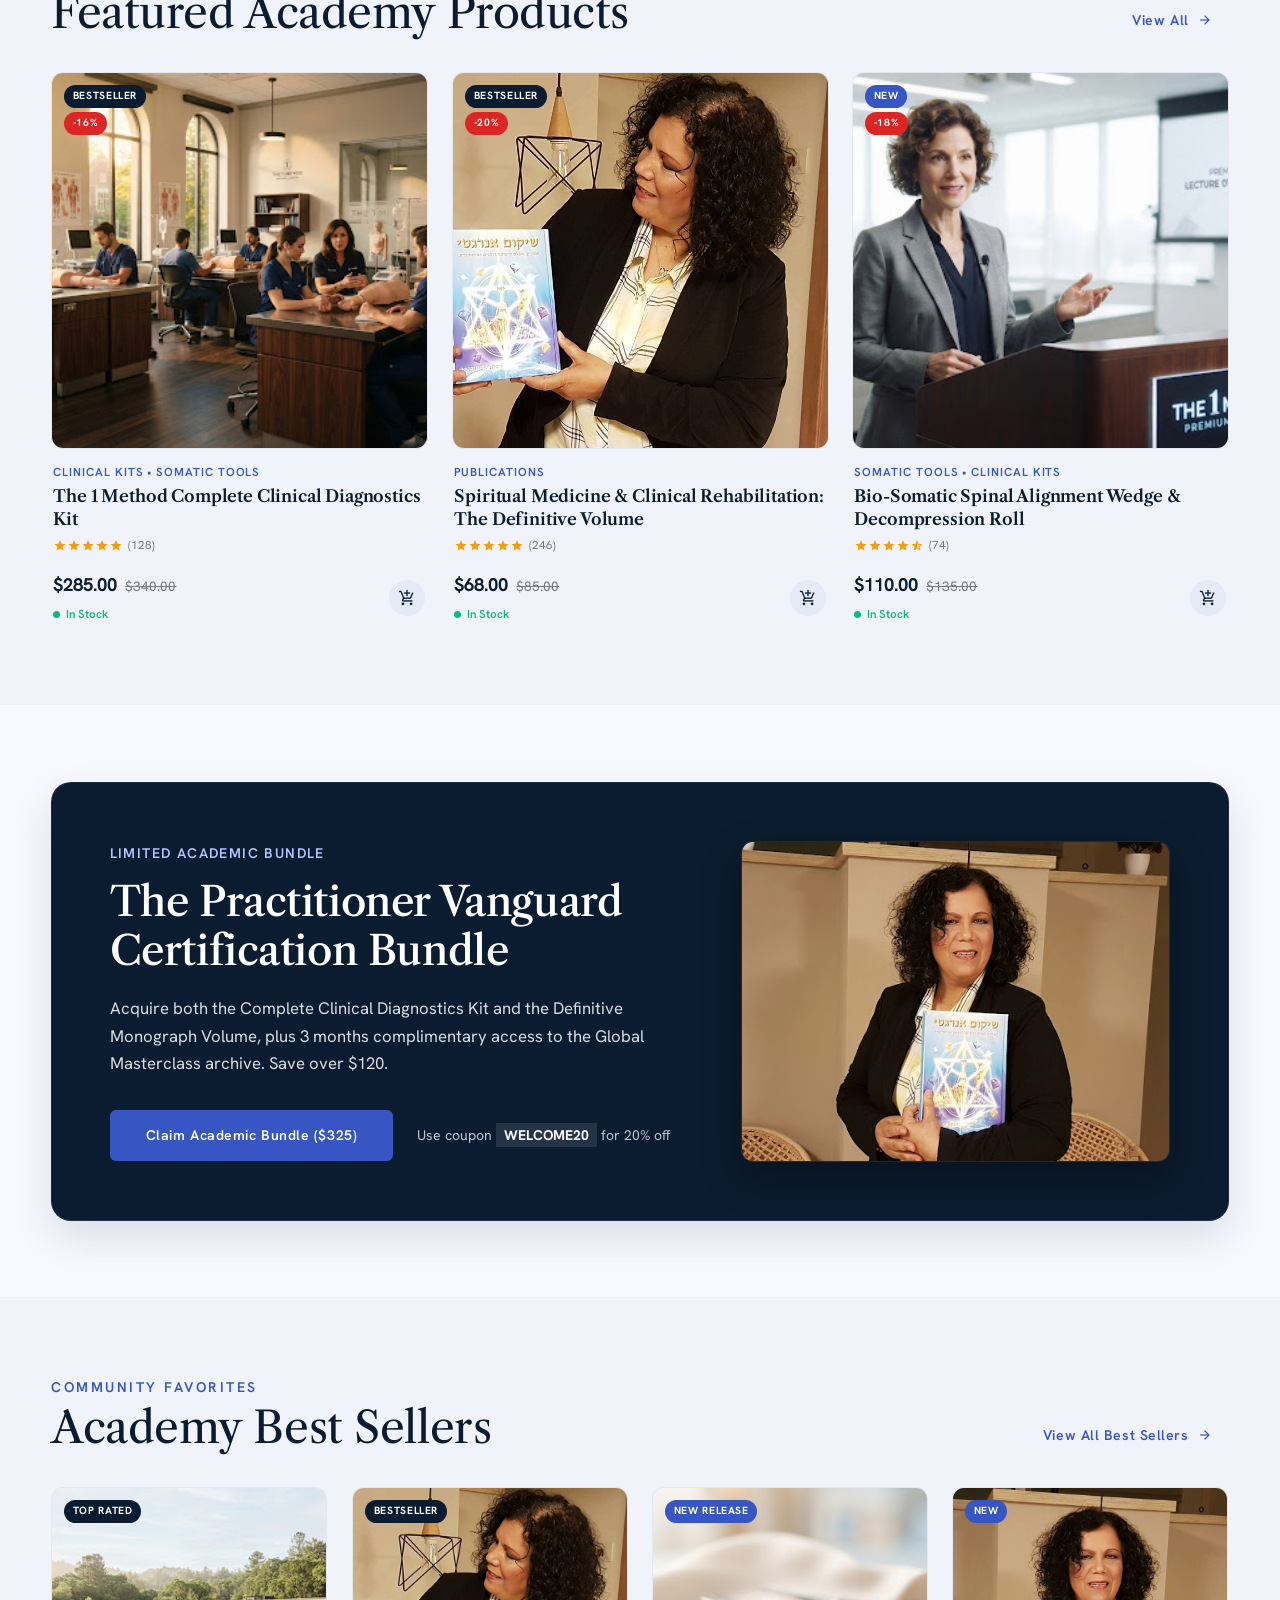
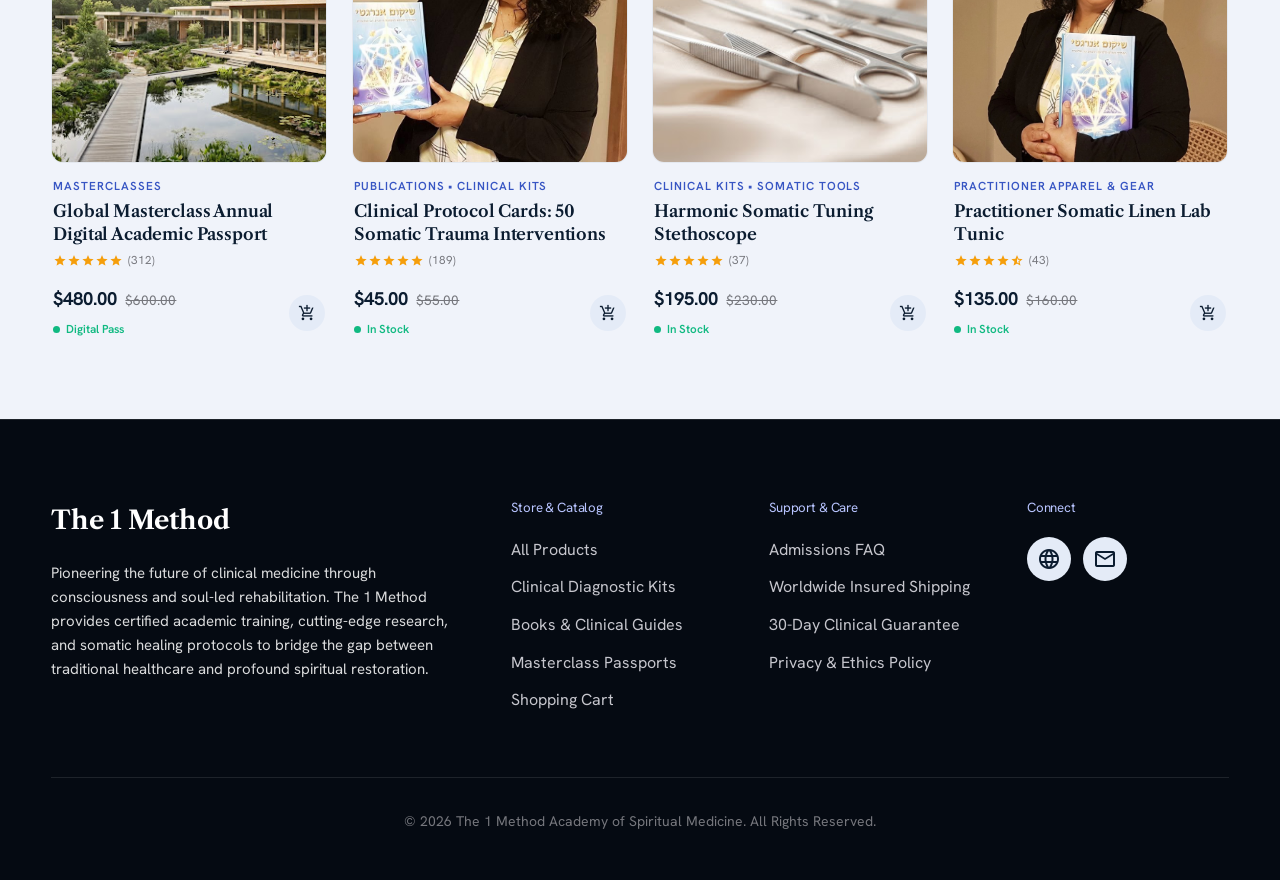
<file: store.html>
<!DOCTYPE html>
<html lang="en">
<head>
  <meta charset="UTF-8">
  <meta name="viewport" content="width=device-width, initial-scale=1.0">
  <title>The 1 Method Store | Academy of Spiritual Medicine</title>
  <meta name="description" content="Official Store for The 1 Method Global Academy: Clinical diagnostic kits, somatic spinal tools, published volumes by Osie Steinberg, and international masterclass passports.">
  <meta name="keywords" content="Spiritual Medicine Store, Clinical Physiotherapy Kits, Osie Steinberg Books, Somatic Spine Wedge, Masterclass Pass">

  <!-- Google Fonts & Material Symbols Icons -->
  <link rel="preconnect" href="https://fonts.googleapis.com">
  <link rel="preconnect" href="https://fonts.gstatic.com" crossorigin>
  <link href="https://fonts.googleapis.com/css2?family=Hanken+Grotesk:ital,wght@0,300..700;1,300..700&family=Libre+Caslon+Text:ital,wght@0,400;0,700;1,400&family=Plus+Jakarta+Sans:wght@400;500;600;700&family=Playfair+Display:wght@500;600;700&display=swap" rel="stylesheet">
  <link href="https://fonts.googleapis.com/css2?family=Material+Symbols+Outlined:wght,FILL@100..700,0..1&display=swap" rel="stylesheet">

  <!-- Stylesheets -->
  <link rel="stylesheet" href="css/variables.css">
  <link rel="stylesheet" href="css/base.css">
  <link rel="stylesheet" href="css/components.css">
  <link rel="stylesheet" href="css/sections.css">
  <link rel="stylesheet" href="css/ecommerce.css">
  <link rel="stylesheet" href="css/cms-inspector.css">
</head>
<body>

  <!-- ==========================================
       CMS MODULE 01: TOP NAVIGATION HEADER (EXISTING THEME)
  =========================================== -->
  <header data-cms-section="top-nav" class="navbar">
    <div class="container navbar-inner">
      <a href="index.html" class="nav-brand" data-cms-field="brand_name">The 1 Method</a>

      <ul class="nav-menu">
        <li><a href="index.html#methodology" class="nav-link" data-cms-field="menu_item_1">Methodology</a></li>
        <li><a href="index.html#academy" class="nav-link" data-cms-field="menu_item_2">Academy</a></li>
        <li><a href="index.html#healing" class="nav-link" data-cms-field="menu_item_3">Healing</a></li>
        <li><a href="index.html#community" class="nav-link" data-cms-field="menu_item_4">Community</a></li>
        <li><a href="index.html#journal" class="nav-link" data-cms-field="menu_item_5">Articles</a></li>
        <li><a href="store.html" class="nav-link active" data-cms-field="menu_item_store" style="color: var(--color-secondary); font-weight: 700;">Store</a></li>
      </ul>

      <div class="nav-actions">
        <!-- Live Search Trigger -->
        <button class="btn-icon" data-open-search aria-label="Search Store" title="Search Store">
          <span class="material-symbols-outlined">search</span>
        </button>

        <!-- Slide-out Cart Trigger with Dynamic Counter -->
        <button class="btn-icon" data-open-cart aria-label="Shopping Cart" title="Shopping Cart" style="position: relative;">
          <span class="material-symbols-outlined">shopping_bag</span>
          <span class="cart-count-badge" style="display:none;">0</span>
        </button>

        <!-- Luxury Bespoke Language Selector -->
        <div class="lang-switch-wrap">
          <button class="lang-switch-btn" aria-label="Select Language" aria-expanded="false" title="Change Language">
            <span class="material-symbols-outlined lang-globe-icon">language</span>
            <span class="current-lang-code">EN</span>
            <span class="material-symbols-outlined lang-arrow-icon">expand_more</span>
          </button>
          <div class="lang-dropdown-menu" role="menu">
            <div class="lang-dropdown-header">Select Language / שפה</div>
            <button class="lang-opt-btn active" data-lang="en" role="menuitem">
              <span class="lang-flag">🇺🇸</span>
              <span class="lang-name">English</span>
              <span class="lang-badge">International</span>
              <span class="material-symbols-outlined lang-check">check</span>
            </button>
            <button class="lang-opt-btn" data-lang="es" role="menuitem">
              <span class="lang-flag">🇪🇸</span>
              <span class="lang-name">Español</span>
              <span class="lang-badge">Spanish</span>
              <span class="material-symbols-outlined lang-check">check</span>
            </button>
            <button class="lang-opt-btn" data-lang="he" role="menuitem">
              <span class="lang-flag">🇮🇱</span>
              <span class="lang-name">עברית</span>
              <span class="lang-badge">Hebrew (RTL)</span>
              <span class="material-symbols-outlined lang-check">check</span>
            </button>
          </div>
        </div>

        <button class="btn btn-primary" data-open-modal="modal-apply" data-cms-field="nav_cta">Apply Now</button>
        <button class="mobile-toggle btn-icon" aria-label="Open Menu">
          <span class="material-symbols-outlined">menu</span>
        </button>
      </div>
    </div>
  </header>

  <!-- Mobile Navigation Drawer -->
  <div class="drawer-overlay"></div>
  <aside class="mobile-drawer">
    <div style="display:flex; justify-content:space-between; align-items:center; margin-bottom: 2rem;">
      <span class="nav-brand">The 1 Method</span>
      <button class="drawer-close btn-icon" aria-label="Close Drawer"><span class="material-symbols-outlined">close</span></button>
    </div>
    <ul style="list-style:none; display:flex; flex-direction:column; gap: 1.5rem; margin-bottom: 2rem;">
      <li><a href="index.html#methodology" class="nav-link">Methodology</a></li>
      <li><a href="index.html#academy" class="nav-link">Academy</a></li>
      <li><a href="index.html#healing" class="nav-link">Healing</a></li>
      <li><a href="index.html#community" class="nav-link">Community</a></li>
      <li><a href="index.html#journal" class="nav-link">Articles</a></li>
      <li><a href="store.html" class="nav-link active" style="color:var(--color-secondary); font-weight:700;">Store & Apparatus</a></li>
      <li><a href="catalog.html" class="nav-link">Shop All Catalog</a></li>
      <li><a href="cart.html" class="nav-link">Shopping Cart</a></li>
    </ul>
    <div style="margin-top: auto; display:flex; flex-direction:column; gap: 1rem;">
      <!-- Luxury Tactile Mobile Drawer Language Chips -->
      <div class="drawer-lang-section">
        <span class="drawer-section-label">Language / שפה / Idioma</span>
        <div class="drawer-lang-pills">
          <button class="drawer-lang-chip active" data-lang="en">English</button>
          <button class="drawer-lang-chip" data-lang="es">Español</button>
          <button class="drawer-lang-chip" data-lang="he">עברית</button>
        </div>
      </div>
      <button class="btn btn-primary" data-open-modal="modal-apply" style="width:100%;">Apply Now</button>
    </div>
  </aside>


  <!-- ==========================================
       CMS MODULE 02: HERO / PROMOTIONAL AREA
  =========================================== -->
  <!-- ==========================================
       CMS MODULE 02: STORE HERO SECTION (CLEAN & EDITORIAL)
  =========================================== -->
  <section data-cms-section="store-hero" class="store-hero">
    <div class="container">
      <div class="store-hero-grid">
        
        <!-- Left: Confident Editorial Title & CTAs -->
        <div class="store-hero-content reveal">
          <span class="label-uppercase" style="color: var(--color-secondary-dim); margin-bottom: 1rem; display: block; letter-spacing: 0.12em;" data-cms-field="hero_label">
            Official Academy Store & Monograph Archive
          </span>

          <h1 class="store-hero-title" data-cms-field="hero_title">
            Clinical Precision.<br>
            Instruments of Awakening.
          </h1>

          <p class="store-hero-desc" data-cms-field="hero_desc">
            Official diagnostic apparatus, somatic spinal rehabilitation tools, and definitive clinical monographs by Osie Steinberg. Developed across three decades of clinical mastery and delivered to practitioners worldwide.
          </p>

          <div class="store-hero-actions">
            <a href="catalog.html" class="btn btn-secondary" data-cms-field="hero_cta_primary">
              Explore All Products
              <span class="material-symbols-outlined dir-flip" style="font-size: 18px;">arrow_forward</span>
            </a>
            <a href="catalog.html?category=publications" class="btn btn-outline-light" data-cms-field="hero_cta_secondary">
              Academic Monographs
            </a>
          </div>
        </div>

        <!-- Right: Grounded Physical Product Showcase (Solid, No floating cards) -->
        <div class="store-hero-showcase reveal delay-100">
          <div class="store-hero-image-wrap">
            <img src="assets/images/course-spiritual-medicine.jpg" alt="The 1 Method Clinical Apparatus and Monograph" data-cms-field="hero_image">
          </div>
        </div>

      </div>
    </div>
  </section>


  <!-- ==========================================
       CMS MODULE 03: TRUST & VALUE PROPOSITIONS
  =========================================== -->
  <section data-cms-section="store-trust" class="store-trust-bar">
    <div class="container">
      <div class="trust-features-grid">
        <div class="trust-feature-item reveal">
          <div class="trust-feature-icon">
            <span class="material-symbols-outlined">local_shipping</span>
          </div>
          <div>
            <h4 class="trust-feature-title" data-cms-field="trust_1_title">Worldwide Insured Transit</h4>
            <p class="trust-feature-desc" data-cms-field="trust_1_desc">Tracked diplomatic courier shipping to 42 countries worldwide.</p>
          </div>
        </div>

        <div class="trust-feature-item reveal delay-100">
          <div class="trust-feature-icon">
            <span class="material-symbols-outlined">verified</span>
          </div>
          <div>
            <h4 class="trust-feature-title" data-cms-field="trust_2_title">Accredited Clinical Quality</h4>
            <p class="trust-feature-desc" data-cms-field="trust_2_desc">Every instrument manufactured to clinical physiotherapy tolerances.</p>
          </div>
        </div>

        <div class="trust-feature-item reveal delay-200">
          <div class="trust-feature-icon">
            <span class="material-symbols-outlined">published_with_changes</span>
          </div>
          <div>
            <h4 class="trust-feature-title" data-cms-field="trust_3_title">30-Day Clinical Guarantee</h4>
            <p class="trust-feature-desc" data-cms-field="trust_3_desc">Try in your practice with full satisfaction and easy return policy.</p>
          </div>
        </div>

        <div class="trust-feature-item reveal delay-300">
          <div class="trust-feature-icon">
            <span class="material-symbols-outlined">lock</span>
          </div>
          <div>
            <h4 class="trust-feature-title" data-cms-field="trust_4_title">256-Bit SSL Encrypted</h4>
            <p class="trust-feature-desc" data-cms-field="trust_4_desc">Bank-grade security and immediate digital receipt delivery.</p>
          </div>
        </div>
      </div>
    </div>
  </section>


  <!-- ==========================================
       CMS MODULE 04: SLEEK CATEGORIES SHOWCASE
  =========================================== -->
  <section data-cms-section="product-categories" class="section">
    <div class="container">
      <div style="display:flex; justify-content:space-between; align-items:flex-end; margin-bottom: 2rem;" class="reveal">
        <div>
          <span class="label-uppercase mb-2" data-cms-field="cat_tag">Curated Collections</span>
          <h2 data-cms-field="cat_headline">Browse by Category</h2>
        </div>
        <a href="catalog.html" class="btn btn-ghost" data-cms-field="cat_view_all">
          View All Products <span class="material-symbols-outlined dir-flip" style="font-size:16px;">arrow_forward</span>
        </a>
      </div>

      <div class="category-showcase-grid">
        <!-- Category 1 -->
        <a href="catalog.html?category=clinical-kits" class="category-card reveal delay-100">
          <div class="category-card-media">
            <img src="assets/images/course-spiritual-medicine.jpg" alt="Clinical Kits" data-cms-field="cat_1_img">
            <div class="category-card-overlay">
              <div>
                <h3 class="category-card-title" data-cms-field="cat_1_title">Clinical Diagnostic Kits</h3>
                <span class="category-card-count">4 Products →</span>
              </div>
            </div>
          </div>
        </a>

        <!-- Category 2 -->
        <a href="catalog.html?category=publications" class="category-card reveal delay-200">
          <div class="category-card-media">
            <img src="assets/images/founder-osie-book.jpg" alt="Books and Clinical Guides" data-cms-field="cat_2_img">
            <div class="category-card-overlay">
              <div>
                <h3 class="category-card-title" data-cms-field="cat_2_title">Books & Monographs</h3>
                <span class="category-card-count">4 Products →</span>
              </div>
            </div>
          </div>
        </a>

        <!-- Category 3 -->
        <a href="catalog.html?category=masterclasses" class="category-card reveal delay-300">
          <div class="category-card-media">
            <img src="assets/images/lecture-retreat.jpg" alt="Masterclass Passes" data-cms-field="cat_3_img">
            <div class="category-card-overlay">
              <div>
                <h3 class="category-card-title" data-cms-field="cat_3_title">Passports & Residencies</h3>
                <span class="category-card-count">3 Products →</span>
              </div>
            </div>
          </div>
        </a>

        <!-- Category 4 -->
        <a href="catalog.html?category=somatic-tools" class="category-card reveal delay-100">
          <div class="category-card-media">
            <img src="assets/images/lecture-spine.jpg" alt="Somatic Spinal Tools" data-cms-field="cat_4_img">
            <div class="category-card-overlay">
              <div>
                <h3 class="category-card-title" data-cms-field="cat_4_title">Somatic Spinal Tools</h3>
                <span class="category-card-count">4 Products →</span>
              </div>
            </div>
          </div>
        </a>

        <!-- Category 5 -->
        <a href="catalog.html?category=apparel-gear" class="category-card reveal delay-200">
          <div class="category-card-media">
            <img src="assets/images/private-healing.jpg" alt="Practitioner Apparel" data-cms-field="cat_5_img">
            <div class="category-card-overlay">
              <div>
                <h3 class="category-card-title" data-cms-field="cat_5_title">Practitioner Gear</h3>
                <span class="category-card-count">3 Products →</span>
              </div>
            </div>
          </div>
        </a>
      </div>
    </div>
  </section>


  <!-- ==========================================
       CMS MODULE 05: SLEEK FEATURED PRODUCTS
  =========================================== -->
  <section data-cms-section="featured-products" class="section" style="background-color: var(--color-surface-low);">
    <div class="container">
      <div style="display:flex; justify-content:space-between; align-items:flex-end; margin-bottom: 2rem;" class="reveal">
        <div>
          <span class="label-uppercase mb-2" data-cms-field="feat_tag">Selected Highlights</span>
          <h2 data-cms-field="feat_headline">Featured Academy Products</h2>
        </div>
        <a href="catalog.html" class="btn btn-ghost" data-cms-field="feat_view_all">
          View All <span class="material-symbols-outlined dir-flip" style="font-size:16px;">arrow_forward</span>
        </a>
      </div>

      <div class="products-grid products-grid-3">
        <!-- Product 1 -->
        <article class="product-card reveal delay-100">
          <div class="product-card-media">
            <div class="product-badges-stack">
              <span class="product-badge badge-bestseller">Bestseller</span>
              <span class="product-badge badge-sale">-16%</span>
            </div>
            <a href="product.html?id=prod-01">
              <img src="assets/images/course-spiritual-medicine.jpg" alt="Clinical Diagnostics Kit" class="product-card-img" data-cms-field="prod_1_img">
              <img src="assets/images/lecture-spine.jpg" alt="Alternate view" class="product-card-hover-img">
            </a>
            <div class="product-quick-actions">
              <button class="btn-quick-view" data-quick-view="prod-01">
                <span class="material-symbols-outlined" style="font-size: 15px;">visibility</span> Quick View
              </button>
            </div>
          </div>
          <div class="product-card-body">
            <div class="product-card-categories" data-cms-field="prod_1_cat">Clinical Kits • Somatic Tools</div>
            <h3 class="product-card-title"><a href="product.html?id=prod-01" data-cms-field="prod_1_title">The 1 Method Complete Clinical Diagnostics Kit</a></h3>
            <div class="product-card-rating">
              <div class="stars-row">
                <span class="material-symbols-outlined">star</span><span class="material-symbols-outlined">star</span><span class="material-symbols-outlined">star</span><span class="material-symbols-outlined">star</span><span class="material-symbols-outlined">star</span>
              </div>
              <span class="rating-count">(128)</span>
            </div>
            <div class="product-card-pricing-row">
              <div>
                <div class="price-box">
                  <span class="price-current">$285.00</span>
                  <span class="price-original">$340.00</span>
                </div>
                <div class="product-card-stock-dot" style="margin-top:0.2rem;">
                  <span class="stock-indicator-dot in"></span>
                  <span style="color:var(--color-stock-in);">In Stock</span>
                </div>
              </div>
              <button class="btn-card-quick-add" data-card-add="prod-01" data-variant-id="v-01-clin" title="Quick Add to Cart">
                <span class="material-symbols-outlined" style="font-size:18px;">add_shopping_cart</span>
              </button>
            </div>
          </div>
        </article>

        <!-- Product 2 -->
        <article class="product-card reveal delay-200">
          <div class="product-card-media">
            <div class="product-badges-stack">
              <span class="product-badge badge-bestseller">Bestseller</span>
              <span class="product-badge badge-sale">-20%</span>
            </div>
            <a href="product.html?id=prod-02">
              <img src="assets/images/founder-osie-book.jpg" alt="Definitive Volume Book" class="product-card-img" data-cms-field="prod_2_img">
              <img src="assets/images/private-healing-book.jpg" alt="Alternate view" class="product-card-hover-img">
            </a>
            <div class="product-quick-actions">
              <button class="btn-quick-view" data-quick-view="prod-02">
                <span class="material-symbols-outlined" style="font-size: 15px;">visibility</span> Quick View
              </button>
            </div>
          </div>
          <div class="product-card-body">
            <div class="product-card-categories" data-cms-field="prod_2_cat">Publications</div>
            <h3 class="product-card-title"><a href="product.html?id=prod-02" data-cms-field="prod_2_title">Spiritual Medicine & Clinical Rehabilitation: The Definitive Volume</a></h3>
            <div class="product-card-rating">
              <div class="stars-row">
                <span class="material-symbols-outlined">star</span><span class="material-symbols-outlined">star</span><span class="material-symbols-outlined">star</span><span class="material-symbols-outlined">star</span><span class="material-symbols-outlined">star</span>
              </div>
              <span class="rating-count">(246)</span>
            </div>
            <div class="product-card-pricing-row">
              <div>
                <div class="price-box">
                  <span class="price-current">$68.00</span>
                  <span class="price-original">$85.00</span>
                </div>
                <div class="product-card-stock-dot" style="margin-top:0.2rem;">
                  <span class="stock-indicator-dot in"></span>
                  <span style="color:var(--color-stock-in);">In Stock</span>
                </div>
              </div>
              <button class="btn-card-quick-add" data-card-add="prod-02" data-variant-id="v-02-hard" title="Quick Add to Cart">
                <span class="material-symbols-outlined" style="font-size:18px;">add_shopping_cart</span>
              </button>
            </div>
          </div>
        </article>

        <!-- Product 3 -->
        <article class="product-card reveal delay-300">
          <div class="product-card-media">
            <div class="product-badges-stack">
              <span class="product-badge badge-new">New</span>
              <span class="product-badge badge-sale">-18%</span>
            </div>
            <a href="product.html?id=prod-03">
              <img src="assets/images/lecture-spine.jpg" alt="Bio-Somatic Spinal Wedge" class="product-card-img" data-cms-field="prod_3_img">
              <img src="assets/images/course-rehabilitation.jpg" alt="Alternate view" class="product-card-hover-img">
            </a>
            <div class="product-quick-actions">
              <button class="btn-quick-view" data-quick-view="prod-03">
                <span class="material-symbols-outlined" style="font-size: 15px;">visibility</span> Quick View
              </button>
            </div>
          </div>
          <div class="product-card-body">
            <div class="product-card-categories" data-cms-field="prod_3_cat">Somatic Tools • Clinical Kits</div>
            <h3 class="product-card-title"><a href="product.html?id=prod-03" data-cms-field="prod_3_title">Bio-Somatic Spinal Alignment Wedge & Decompression Roll</a></h3>
            <div class="product-card-rating">
              <div class="stars-row">
                <span class="material-symbols-outlined">star</span><span class="material-symbols-outlined">star</span><span class="material-symbols-outlined">star</span><span class="material-symbols-outlined">star</span><span class="material-symbols-outlined">star_half</span>
              </div>
              <span class="rating-count">(74)</span>
            </div>
            <div class="product-card-pricing-row">
              <div>
                <div class="price-box">
                  <span class="price-current">$110.00</span>
                  <span class="price-original">$135.00</span>
                </div>
                <div class="product-card-stock-dot" style="margin-top:0.2rem;">
                  <span class="stock-indicator-dot in"></span>
                  <span style="color:var(--color-stock-in);">In Stock</span>
                </div>
              </div>
              <button class="btn-card-quick-add" data-card-add="prod-03" data-variant-id="v-03-std" title="Quick Add to Cart">
                <span class="material-symbols-outlined" style="font-size:18px;">add_shopping_cart</span>
              </button>
            </div>
          </div>
        </article>
      </div>
    </div>
  </section>


  <!-- ==========================================
       CMS MODULE 06: PROMOTIONAL SPLIT BANNER
  =========================================== -->
  <section data-cms-section="promo-banner" class="section">
    <div class="container">
      <div class="promo-split-banner reveal">
        <div class="promo-split-content">
          <span class="label-uppercase" style="color: var(--color-secondary-dim); margin-bottom: 0.75rem; display: block; letter-spacing: 0.1em;" data-cms-field="promo_tag">
            Limited Academic Bundle
          </span>
          <h2 class="promo-split-title" data-cms-field="promo_headline">
            The Practitioner Vanguard Certification Bundle
          </h2>
          <p class="promo-split-desc" data-cms-field="promo_desc">
            Acquire both the Complete Clinical Diagnostics Kit and the Definitive Monograph Volume, plus 3 months complimentary access to the Global Masterclass archive. Save over $120.
          </p>
          <div class="promo-split-actions">
            <a href="product.html?id=prod-01" class="btn btn-secondary" data-cms-field="promo_cta">
              Claim Academic Bundle ($325)
            </a>
            <span class="promo-coupon-badge">
              Use coupon <strong>WELCOME20</strong> for 20% off
            </span>
          </div>
        </div>

        <div class="promo-split-media">
          <img src="assets/images/transformation-path.jpg" alt="Practitioner Certification Bundle" data-cms-field="promo_img">
        </div>
      </div>
    </div>
  </section>


  <!-- ==========================================
       CMS MODULE 07: BESTSELLERS GRID
  =========================================== -->
  <section data-cms-section="bestsellers" class="section" style="background-color: var(--color-surface-low);">
    <div class="container">
      <div style="display:flex; justify-content:space-between; align-items:flex-end; margin-bottom: 2rem;" class="reveal">
        <div>
          <span class="label-uppercase mb-2" data-cms-field="bs_tag">Community Favorites</span>
          <h2 data-cms-field="bs_headline">Academy Best Sellers</h2>
        </div>
        <a href="catalog.html?sort=bestseller" class="btn btn-ghost" data-cms-field="bs_view_all">
          View All Best Sellers <span class="material-symbols-outlined dir-flip" style="font-size:16px;">arrow_forward</span>
        </a>
      </div>

      <div class="products-grid">
        <!-- Bestseller 1 -->
        <article class="product-card reveal delay-100">
          <div class="product-card-media">
            <div class="product-badges-stack">
              <span class="product-badge badge-bestseller">Top Rated</span>
            </div>
            <a href="product.html?id=prod-04">
              <img src="assets/images/lecture-retreat.jpg" alt="Masterclass Annual Passport" class="product-card-img">
              <img src="assets/images/course-consciousness.jpg" alt="Alternate view" class="product-card-hover-img">
            </a>
            <div class="product-quick-actions">
              <button class="btn-quick-view" data-quick-view="prod-04">
                <span class="material-symbols-outlined" style="font-size: 15px;">visibility</span> Quick View
              </button>
            </div>
          </div>
          <div class="product-card-body">
            <div class="product-card-categories">Masterclasses</div>
            <h3 class="product-card-title"><a href="product.html?id=prod-04">Global Masterclass Annual Digital Academic Passport</a></h3>
            <div class="product-card-rating">
              <div class="stars-row"><span class="material-symbols-outlined">star</span><span class="material-symbols-outlined">star</span><span class="material-symbols-outlined">star</span><span class="material-symbols-outlined">star</span><span class="material-symbols-outlined">star</span></div>
              <span class="rating-count">(312)</span>
            </div>
            <div class="product-card-pricing-row">
              <div>
                <div class="price-box">
                  <span class="price-current">$480.00</span>
                  <span class="price-original">$600.00</span>
                </div>
                <div class="product-card-stock-dot" style="margin-top:0.2rem;">
                  <span class="stock-indicator-dot in"></span>
                  <span style="color:var(--color-stock-in);">Digital Pass</span>
                </div>
              </div>
              <button class="btn-card-quick-add" data-card-add="prod-04" data-variant-id="v-04-ind" title="Quick Add to Cart">
                <span class="material-symbols-outlined" style="font-size:18px;">add_shopping_cart</span>
              </button>
            </div>
          </div>
        </article>

        <!-- Bestseller 2 -->
        <article class="product-card reveal delay-200">
          <div class="product-card-media">
            <div class="product-badges-stack">
              <span class="product-badge badge-bestseller">Bestseller</span>
            </div>
            <a href="product.html?id=prod-07">
              <img src="assets/images/private-healing-book.jpg" alt="Clinical Protocol Cards" class="product-card-img">
              <img src="assets/images/article-aristotle.jpg" alt="Alternate view" class="product-card-hover-img">
            </a>
            <div class="product-quick-actions">
              <button class="btn-quick-view" data-quick-view="prod-07">
                <span class="material-symbols-outlined" style="font-size: 15px;">visibility</span> Quick View
              </button>
            </div>
          </div>
          <div class="product-card-body">
            <div class="product-card-categories">Publications • Clinical Kits</div>
            <h3 class="product-card-title"><a href="product.html?id=prod-07">Clinical Protocol Cards: 50 Somatic Trauma Interventions</a></h3>
            <div class="product-card-rating">
              <div class="stars-row"><span class="material-symbols-outlined">star</span><span class="material-symbols-outlined">star</span><span class="material-symbols-outlined">star</span><span class="material-symbols-outlined">star</span><span class="material-symbols-outlined">star</span></div>
              <span class="rating-count">(189)</span>
            </div>
            <div class="product-card-pricing-row">
              <div>
                <div class="price-box">
                  <span class="price-current">$45.00</span>
                  <span class="price-original">$55.00</span>
                </div>
                <div class="product-card-stock-dot" style="margin-top:0.2rem;">
                  <span class="stock-indicator-dot in"></span>
                  <span style="color:var(--color-stock-in);">In Stock</span>
                </div>
              </div>
              <button class="btn-card-quick-add" data-card-add="prod-07" data-variant-id="v-07-eng" title="Quick Add to Cart">
                <span class="material-symbols-outlined" style="font-size:18px;">add_shopping_cart</span>
              </button>
            </div>
          </div>
        </article>

        <!-- Bestseller 3 -->
        <article class="product-card reveal delay-300">
          <div class="product-card-media">
            <div class="product-badges-stack">
              <span class="product-badge badge-new">New Release</span>
            </div>
            <a href="product.html?id=prod-06">
              <img src="assets/images/lecture-mapping.jpg" alt="Harmonic Tuning Stethoscope" class="product-card-img">
              <img src="assets/images/course-rehabilitation.jpg" alt="Alternate view" class="product-card-hover-img">
            </a>
            <div class="product-quick-actions">
              <button class="btn-quick-view" data-quick-view="prod-06">
                <span class="material-symbols-outlined" style="font-size: 15px;">visibility</span> Quick View
              </button>
            </div>
          </div>
          <div class="product-card-body">
            <div class="product-card-categories">Clinical Kits • Somatic Tools</div>
            <h3 class="product-card-title"><a href="product.html?id=prod-06">Harmonic Somatic Tuning Stethoscope</a></h3>
            <div class="product-card-rating">
              <div class="stars-row"><span class="material-symbols-outlined">star</span><span class="material-symbols-outlined">star</span><span class="material-symbols-outlined">star</span><span class="material-symbols-outlined">star</span><span class="material-symbols-outlined">star</span></div>
              <span class="rating-count">(37)</span>
            </div>
            <div class="product-card-pricing-row">
              <div>
                <div class="price-box">
                  <span class="price-current">$195.00</span>
                  <span class="price-original">$230.00</span>
                </div>
                <div class="product-card-stock-dot" style="margin-top:0.2rem;">
                  <span class="stock-indicator-dot in"></span>
                  <span style="color:var(--color-stock-in);">In Stock</span>
                </div>
              </div>
              <button class="btn-card-quick-add" data-card-add="prod-06" data-variant-id="v-06-std" title="Quick Add to Cart">
                <span class="material-symbols-outlined" style="font-size:18px;">add_shopping_cart</span>
              </button>
            </div>
          </div>
        </article>

        <!-- Bestseller 4 -->
        <article class="product-card reveal delay-400">
          <div class="product-card-media">
            <div class="product-badges-stack">
              <span class="product-badge badge-new">New</span>
            </div>
            <a href="product.html?id=prod-05">
              <img src="assets/images/private-healing.jpg" alt="Practitioner Somatic Linen Lab Tunic" class="product-card-img">
              <img src="assets/images/course-spiritual-medicine.jpg" alt="Alternate view" class="product-card-hover-img">
            </a>
            <div class="product-quick-actions">
              <button class="btn-quick-view" data-quick-view="prod-05">
                <span class="material-symbols-outlined" style="font-size: 15px;">visibility</span> Quick View
              </button>
            </div>
          </div>
          <div class="product-card-body">
            <div class="product-card-categories">Practitioner Apparel & Gear</div>
            <h3 class="product-card-title"><a href="product.html?id=prod-05">Practitioner Somatic Linen Lab Tunic</a></h3>
            <div class="product-card-rating">
              <div class="stars-row"><span class="material-symbols-outlined">star</span><span class="material-symbols-outlined">star</span><span class="material-symbols-outlined">star</span><span class="material-symbols-outlined">star</span><span class="material-symbols-outlined">star_half</span></div>
              <span class="rating-count">(43)</span>
            </div>
            <div class="product-card-pricing-row">
              <div>
                <div class="price-box">
                  <span class="price-current">$135.00</span>
                  <span class="price-original">$160.00</span>
                </div>
                <div class="product-card-stock-dot" style="margin-top:0.2rem;">
                  <span class="stock-indicator-dot in"></span>
                  <span style="color:var(--color-stock-in);">In Stock</span>
                </div>
              </div>
              <button class="btn-card-quick-add" data-card-add="prod-05" data-variant-id="v-05-m-navy" title="Quick Add to Cart">
                <span class="material-symbols-outlined" style="font-size:18px;">add_shopping_cart</span>
              </button>
            </div>
          </div>
        </article>
      </div>
    </div>
  </section>


  <!-- ==========================================
       CMS MODULE 08: FOOTER (EXISTING THEME)
  =========================================== -->
  <footer data-cms-section="footer" class="footer">
    <div class="container">
      <div class="footer-grid">
        <div>
          <div class="footer-brand" data-cms-field="footer_brand">The 1 Method</div>
          <p style="color: rgba(255, 255, 255, 0.85); font-size: 0.9375rem; line-height: 1.6; max-width: 400px; margin-top: 1.25rem;" data-cms-field="footer_tagline">Pioneering the future of clinical medicine through consciousness and soul-led rehabilitation. The 1 Method provides certified academic training, cutting-edge research, and somatic healing protocols to bridge the gap between traditional healthcare and profound spiritual restoration.</p>
        </div>

        <div>
          <h5 style="margin-bottom: 1.25rem; font-family: var(--font-sans); color: var(--color-secondary-dim);" data-cms-field="footer_col_1_title">Store & Catalog</h5>
          <ul class="footer-links">
            <li><a href="catalog.html">All Products</a></li>
            <li><a href="catalog.html?category=clinical-kits">Clinical Diagnostic Kits</a></li>
            <li><a href="catalog.html?category=publications">Books & Clinical Guides</a></li>
            <li><a href="catalog.html?category=masterclasses">Masterclass Passports</a></li>
            <li><a href="cart.html">Shopping Cart</a></li>
          </ul>
        </div>

        <div>
          <h5 style="margin-bottom: 1.25rem; font-family: var(--font-sans); color: var(--color-secondary-dim);" data-cms-field="footer_col_2_title">Support & Care</h5>
          <ul class="footer-links">
            <li><a href="index.html#faq">Admissions FAQ</a></li>
            <li><a href="#">Worldwide Insured Shipping</a></li>
            <li><a href="#">30-Day Clinical Guarantee</a></li>
            <li><a href="#">Privacy & Ethics Policy</a></li>
          </ul>
        </div>

        <div>
          <h5 style="margin-bottom: 1.25rem; font-family: var(--font-sans); color: var(--color-secondary-dim);" data-cms-field="footer_col_3_title">Connect</h5>
          <div style="display:flex; gap: 0.75rem;">
            <a href="#" class="btn-icon" aria-label="Website"><span class="material-symbols-outlined">language</span></a>
            <a href="#" class="btn-icon" aria-label="Email Us"><span class="material-symbols-outlined">mail</span></a>
          </div>
        </div>
      </div>

      <div class="footer-bottom" data-cms-field="footer_copyright">
        © 2026 The 1 Method Academy of Spiritual Medicine. All Rights Reserved.
      </div>
    </div>
  </footer>


  <!-- ==========================================
       SHARED MODALS & DRAWERS
  =========================================== -->

  <!-- Slide-out Mini-Cart Drawer -->
  <div class="cart-drawer-overlay"></div>
  <aside id="cart-drawer" class="cart-drawer" aria-label="Shopping Cart Drawer">
    <div class="cart-drawer-header">
      <div style="display:flex; align-items:center; gap:0.5rem;">
        <span class="material-symbols-outlined" style="color:var(--color-secondary);">shopping_bag</span>
        <h3 class="cart-drawer-title" data-i18n="cart">Your Cart</h3>
      </div>
      <button class="cart-drawer-close btn-icon" aria-label="Close Cart"><span class="material-symbols-outlined">close</span></button>
    </div>
    <div class="cart-drawer-items"></div>
    <div class="cart-drawer-footer"></div>
  </aside>

  <!-- Quick-View Modal -->
  <div id="quick-view-modal" class="modal">
    <div class="modal-overlay"></div>
    <div class="modal-dialog quick-view-dialog">
      <button class="modal-close" aria-label="Close Quick View"><span class="material-symbols-outlined">close</span></button>
      <div class="quick-view-content"></div>
    </div>
  </div>

  <!-- Live Search Modal Overlay -->
  <div id="search-modal" class="modal">
    <div class="modal-overlay"></div>
    <div class="modal-dialog search-modal-dialog">
      <div class="search-modal-header">
        <span class="material-symbols-outlined search-icon">search</span>
        <input type="text" id="search-modal-input" placeholder="Search clinical tools, books, passports..." aria-label="Search">
        <button class="modal-close" aria-label="Close Search"><span class="material-symbols-outlined">close</span></button>
      </div>
      <div class="search-results-list"></div>
    </div>
  </div>

  <!-- CMS Field Inspector Modal -->
  <div id="cms-field-modal" class="modal">
    <div class="modal-overlay"></div>
    <div class="modal-dialog" style="max-width: 500px;">
      <button class="modal-close" aria-label="Close Inspector"><span class="material-symbols-outlined">close</span></button>
      <div style="display:flex; align-items:center; gap:0.5rem; margin-bottom:0.5rem; color: var(--color-secondary);">
        <span class="material-symbols-outlined">edit_note</span>
        <span class="label-uppercase">CMS Field Inspector</span>
      </div>
      <h3 class="cms-modal-field-title" style="font-family: monospace; font-size: 1.1rem; margin-bottom: 1rem;">hero.headline</h3>
      <div class="form-group">
        <label class="form-label">Simulate Field Value Edit</label>
        <textarea class="form-input cms-modal-field-input" rows="4"></textarea>
      </div>
      <div style="display:flex; justify-content:flex-end; gap: 0.75rem; margin-top: 1rem;">
        <button class="btn btn-outline modal-close">Cancel</button>
        <button class="btn btn-primary cms-modal-save-btn">Update Live Field</button>
      </div>
    </div>
  </div>

  <!-- CMS Inspector Bottom Toolbar -->
  <div class="cms-toolbar">
    <div class="cms-toolbar-status">
      <div class="cms-indicator-dot"></div>
      <span>CMS Store Modules Ready</span>
    </div>
    <div style="height: 18px; width: 1px; background: rgba(255,255,255,0.2);"></div>
    <button id="cms-mode-toggle" class="cms-btn-toggle">
      <span class="material-symbols-outlined" style="font-size:16px;">dashboard_customize</span> Inspect CMS Fields
    </button>
  </div>

  <!-- Scripts -->
  <script type="module" src="js/store-main.js"></script>
</body>
</html>
</file>
<file: css/variables.css>
/* CSS Design System Tokens - The 1 Method Global Academy */
:root {
  /* Color Palette - Premium Light & Dark Navy Containers */
  --color-surface: #f8f9ff;
  --color-surface-low: #f0f3fa;
  --color-surface-container: #e4ebf7;
  --color-surface-high: #d8e3f5;
  --color-surface-highest: #cbdaf0;
  
  --color-on-surface: #0b1c30;
  --color-on-surface-variant: #45464d;
  
  --color-primary: #0b1c30;
  --color-on-primary: #ffffff;
  --color-primary-container: #0b1c30;
  
  --color-secondary: #3755c3;
  --color-secondary-hover: #2643af;
  --color-secondary-container: #708cfd;
  --color-secondary-dim: #b8c4ff;
  --color-on-secondary: #ffffff;
  
  --color-outline: #76777d;
  --color-outline-variant: #c6c6cd;
  
  --color-card-bg: #ffffff;
  --color-card-border: rgba(11, 28, 48, 0.08);
  --color-nav-bg: rgba(248, 249, 255, 0.92);

  /* Shadows */
  --shadow-sm: 0 2px 8px rgba(11, 28, 48, 0.05);
  --shadow-md: 0 8px 24px rgba(11, 28, 48, 0.08);
  --shadow-lg: 0 16px 40px rgba(11, 28, 48, 0.12);
  --shadow-glass: 0 8px 32px 0 rgba(0, 0, 0, 0.08);

  /* Typography */
  --font-serif: 'Libre Caslon Text', Georgia, serif;
  --font-sans: 'Hanken Grotesk', -apple-system, BlinkMacSystemFont, 'Segoe UI', Roboto, sans-serif;

  /* Font Sizes */
  --text-display-lg: clamp(2.25rem, 4.5vw + 1rem, 3.75rem); /* 36px to 60px */
  --text-headline-lg: clamp(1.85rem, 3vw + 1rem, 2.75rem);  /* 30px to 44px */
  --text-headline-md: clamp(1.35rem, 2vw + 0.5rem, 1.85rem); /* 22px to 30px */
  --text-headline-sm: clamp(1.15rem, 1.2vw + 0.5rem, 1.35rem); /* 18px to 22px */
  --text-body-lg: clamp(1rem, 0.5vw + 0.875rem, 1.15rem);
  --text-body-md: 1rem;
  --text-body-sm: 0.875rem;
  --text-label-md: 0.875rem;

  /* Full Width Layout Spacing */
  --container-max: 100%;
  --gutter-desktop: clamp(1.5rem, 4vw, 4rem);
  --gutter-mobile: 1.25rem;
  --section-gap: clamp(3.5rem, 6vw, 6rem);

  /* Radii */
  --radius-sm: 6px;
  --radius-md: 12px;
  --radius-lg: 20px;
  --radius-full: 9999px;

  /* Smooth Professional Transitions */
  --ease-out-smooth: cubic-bezier(0.33, 1, 0.68, 1); /* Buttery smooth UI ease */
  --transition-fast: 0.3s var(--ease-out-smooth);
  --transition-normal: 0.5s var(--ease-out-smooth);
  --transition-slow: 0.8s var(--ease-out-smooth);

  /* E-Commerce Specific Tokens */
  --color-stock-in: #10b981;
  --color-stock-in-bg: rgba(16, 185, 129, 0.12);
  --color-stock-low: #f59e0b;
  --color-stock-low-bg: rgba(245, 158, 11, 0.12);
  --color-stock-out: #ef4444;
  --color-stock-out-bg: rgba(239, 68, 68, 0.12);
  --color-rating: #f59e0b;
  --color-sale: #dc2626;
  --color-sale-bg: #fef2f2;
  --color-badge-bg: var(--color-primary);
  --color-badge-text: #ffffff;
}

/* Multi-Brand Overrides: Brand 2 (Somatic Vanguard Labs) */
body[data-brand="vanguard"] {
  --color-surface: #f7f9f7;
  --color-surface-low: #edf2ed;
  --color-surface-container: #dfe7df;
  --color-surface-high: #d2ddd2;
  --color-surface-highest: #c4d3c4;

  --color-primary: #0d2818;
  --color-primary-container: #0d2818;
  --color-on-primary: #ffffff;

  --color-secondary: #2d6a4f;
  --color-secondary-hover: #1b4332;
  --color-secondary-container: #52b788;
  --color-secondary-dim: #95d5b2;
  --color-on-secondary: #ffffff;

  --font-serif: 'Playfair Display', Georgia, serif;
  --font-sans: 'Plus Jakarta Sans', -apple-system, BlinkMacSystemFont, 'Segoe UI', Roboto, sans-serif;
}
</file>
<file: css/base.css>
/* Base CSS & Reset - Full Width Responsive Layout */
*, *::before, *::after {
  box-sizing: border-box;
  margin: 0;
  padding: 0;
}

html {
  scroll-behavior: smooth;
  font-size: 16px;
  -webkit-text-size-adjust: 100%;
  overflow-x: hidden;
  width: 100%;
  max-width: 100vw;
}

body {
  font-family: var(--font-sans);
  background-color: var(--color-surface);
  color: var(--color-on-surface);
  line-height: 1.6;
  font-weight: 400;
  overflow-x: hidden;
  width: 100%;
  max-width: 100vw;
  position: relative;
  -webkit-font-smoothing: antialiased;
  -moz-osx-font-smoothing: grayscale;
}

/* Typography Elements */
h1, h2, h3, h4, h5, h6 {
  font-family: var(--font-serif);
  font-weight: 400;
  line-height: 1.25;
  color: var(--color-on-surface);
  letter-spacing: -0.01em;
}

h1 { font-size: var(--text-display-lg); }
h2 { font-size: var(--text-headline-lg); }
h3 { font-size: var(--text-headline-md); }
h4 { font-size: var(--text-headline-sm); }

p {
  font-size: var(--text-body-md);
  color: var(--color-on-surface-variant);
}

a {
  color: inherit;
  text-decoration: none;
  transition: color var(--transition-fast);
}

img, video {
  max-width: 100%;
  height: auto;
  display: block;
}

/* Allow full-height background images inside positioned wrappers */
.hero-bg img {
  height: 100%;
  max-width: none;
  width: 100%;
}

button, input, select, textarea {
  font-family: inherit;
  font-size: inherit;
}

button {
  cursor: pointer;
  border: none;
  background: none;
}

/* Custom Scrollbars */
::-webkit-scrollbar {
  width: 10px;
  height: 8px;
}
::-webkit-scrollbar-track {
  background: var(--color-surface);
}
::-webkit-scrollbar-thumb {
  background: var(--color-outline-variant);
  border-radius: 4px;
}
::-webkit-scrollbar-thumb:hover {
  background: var(--color-outline);
}

.no-scrollbar::-webkit-scrollbar {
  display: none;
}
.no-scrollbar {
  -ms-overflow-style: none;
  scrollbar-width: none;
}

/* Container & Full Width Layout Utilities */
.container {
  width: 100%;
  max-width: 100%;
  padding-left: var(--gutter-desktop);
  padding-right: var(--gutter-desktop);
  box-sizing: border-box;
}

@media (max-width: 768px) {
  .container {
    padding-left: var(--gutter-mobile);
    padding-right: var(--gutter-mobile);
  }
}

.section {
  padding-top: var(--section-gap);
  padding-bottom: var(--section-gap);
  position: relative;
  width: 100%;
}

.text-center { text-align: center; }
.text-left { text-align: left; }
.text-right { text-align: right; }

.label-uppercase {
  font-family: var(--font-sans);
  font-size: var(--text-label-md);
  font-weight: 600;
  letter-spacing: 0.18em;
  text-transform: uppercase;
  color: var(--color-secondary);
  display: inline-block;
}

/* Reveal Animations on Scroll - Premium Float Effect */
.reveal {
  opacity: 0;
  transform: translateY(40px);
  transition: opacity 1.2s var(--ease-out-smooth), transform 1s var(--ease-out-smooth);
  will-change: opacity, transform;
}

.reveal.active {
  opacity: 1;
  transform: translateY(0);
}

.delay-100 { transition-delay: 100ms; }
.delay-200 { transition-delay: 200ms; }
.delay-300 { transition-delay: 300ms; }
.delay-400 { transition-delay: 400ms; }
</file>
<file: css/components.css>
/* UI Component Styles - Full Width Refinement */

/* --- Buttons --- */
.btn {
  display: inline-flex;
  align-items: center;
  justify-content: center;
  gap: 0.5rem;
  padding: 0.875rem 2.25rem;
  border-radius: var(--radius-sm);
  font-family: var(--font-sans);
  font-size: var(--text-label-md);
  font-weight: 600;
  letter-spacing: 0.04em;
  transition: all var(--transition-fast);
  text-align: center;
  user-select: none;
  white-space: nowrap;
}

.btn-primary {
  background-color: var(--color-primary);
  color: var(--color-on-primary);
}
.btn-primary:hover {
  background-color: var(--color-secondary);
  color: #ffffff;
  transform: translateY(-2px);
  box-shadow: var(--shadow-md);
}

.btn-secondary {
  background-color: var(--color-secondary);
  color: #ffffff;
}
.btn-secondary:hover {
  background-color: var(--color-secondary-hover);
  transform: translateY(-2px);
  box-shadow: var(--shadow-md);
}

.btn-outline {
  border: 1px solid var(--color-outline);
  color: var(--color-on-surface);
  background: transparent;
}
.btn-outline:hover {
  border-color: var(--color-secondary);
  color: var(--color-secondary);
  background-color: var(--color-surface-container);
}

.btn-ghost {
  color: var(--color-secondary);
  background: transparent;
  padding: 0.5rem 1rem;
  font-weight: 600;
}
.btn-ghost:hover {
  color: var(--color-secondary-hover);
  text-decoration: underline;
}

.btn-icon {
  width: 44px;
  height: 44px;
  border-radius: var(--radius-full);
  display: inline-flex;
  align-items: center;
  justify-content: center;
  background-color: var(--color-surface-container);
  color: var(--color-on-surface);
  transition: all var(--transition-fast);
}
.btn-icon:hover {
  background-color: var(--color-secondary);
  color: #ffffff;
}

/* --- Header / Navigation --- */
.navbar {
  position: fixed;
  top: 0;
  left: 0;
  width: 100%;
  z-index: 1000;
  background-color: var(--color-nav-bg);
  backdrop-filter: blur(16px);
  -webkit-backdrop-filter: blur(16px);
  border-bottom: 1px solid rgba(11, 28, 48, 0.08);
  transition: all var(--transition-fast);
}

.navbar-inner {
  display: flex;
  align-items: center;
  justify-content: space-between;
  height: 80px;
}

.nav-brand {
  font-family: var(--font-serif);
  font-size: 1.6rem;
  font-weight: 700;
  color: var(--color-on-surface);
  letter-spacing: -0.02em;
  white-space: nowrap;
  flex-shrink: 0;
  text-decoration: none;
  display: inline-flex;
  align-items: center;
}

.nav-menu {
  display: flex;
  align-items: center;
  gap: 2.5rem;
  list-style: none;
}

.nav-link {
  font-size: 0.9375rem;
  font-weight: 500;
  color: var(--color-on-surface-variant);
  position: relative;
  padding: 0.4rem 0;
  text-decoration: none;
  transition: color var(--transition-fast);
}
.nav-link:hover {
  color: var(--color-secondary);
}
.nav-link::after {
  content: '';
  position: absolute;
  bottom: -4px;
  left: 0;
  width: 100%;
  height: 2.5px;
  background-color: var(--color-secondary);
  border-radius: 4px;
  box-shadow: 0 2px 8px rgba(55, 85, 195, 0.45);
  transform: scaleX(0);
  transform-origin: center;
  transition: transform 0.25s cubic-bezier(0.16, 1, 0.3, 1), opacity 0.2s ease;
  opacity: 0;
}
.nav-link:hover::after {
  transform: scaleX(0.4);
  opacity: 0.5;
}
.nav-link.active {
  color: var(--color-secondary) !important;
  font-weight: 600;
}
.nav-link.active::after {
  transform: scaleX(1);
  opacity: 1;
}

.nav-actions {
  display: flex;
  align-items: center;
  gap: 0.75rem;
  flex-shrink: 0;
}

.mobile-toggle {
  display: none;
  font-size: 1.75rem;
  color: var(--color-on-surface);
  padding: 0.5rem;
}

/* Mobile Drawer Overlay
   NOTE: positioned at right:0 and slid off-screen with transform (not a negative
   right offset). Fixed-position elements placed outside the viewport via negative
   left/right/top/bottom values still contribute to the document's scrollable area
   on many mobile browsers, causing horizontal page scroll. transform: translateX()
   is purely visual and never affects layout/scroll width. */
.mobile-drawer {
  position: fixed;
  top: 0;
  right: 0;
  width: 320px;
  max-width: 85vw;
  height: 100vh;
  background-color: var(--color-surface);
  z-index: 1100;
  padding: 2rem 1.75rem;
  display: flex;
  flex-direction: column;
  box-shadow: var(--shadow-lg);
  transform: translateX(100%);
  transition: transform var(--transition-normal);
  overflow-y: auto;
}
.mobile-drawer.open {
  transform: translateX(0);
}
.drawer-overlay {
  position: fixed;
  inset: 0;
  background: rgba(0, 0, 0, 0.4);
  z-index: 1050;
  opacity: 0;
  pointer-events: none;
  transition: opacity var(--transition-fast);
}
.drawer-overlay.active {
  opacity: 1;
  pointer-events: auto;
}

.mobile-drawer .nav-link {
  display: block;
  font-size: 1.05rem;
  padding: 0.45rem 0.75rem;
  border-radius: var(--radius-sm);
}
.mobile-drawer .nav-link.active {
  background-color: var(--color-surface-container);
  color: var(--color-secondary) !important;
  font-weight: 700;
}
.mobile-drawer .nav-link.active::after {
  display: none;
}

@media (max-width: 991px) {
  .nav-menu { display: none; }
  .nav-actions .btn-primary { display: none; }
  .mobile-toggle { display: flex; align-items: center; justify-content: center; }
}

@media (max-width: 640px) {
  .navbar-inner {
    height: 68px;
    padding: 0 0.75rem;
  }
  .nav-brand {
    font-size: 1.25rem;
    white-space: nowrap;
    flex-shrink: 0;
  }
  .nav-actions {
    gap: 0.35rem;
  }
  .nav-actions .btn-icon {
    width: 36px;
    height: 36px;
    padding: 6px;
  }
  /* Collapse the "Return to Cart" text-link on checkout.html to an icon-only button */
  .nav-return-cart-btn {
    padding: 0.5rem !important;
    gap: 0 !important;
  }
  .nav-return-cart-text {
    display: none;
  }
}

@media (max-width: 380px) {
  .navbar-inner {
    padding: 0 0.5rem;
  }
  .nav-brand {
    font-size: 1.125rem;
    white-space: nowrap;
    flex-shrink: 0;
  }
  .nav-actions {
    gap: 0.2rem;
  }
  .nav-actions .btn-icon {
    width: 34px;
    height: 34px;
    padding: 4px;
  }
}

/* --- Badges & Tags --- */
.badge {
  display: inline-block;
  padding: 0.35rem 0.85rem;
  border-radius: var(--radius-full);
  font-size: 0.75rem;
  font-weight: 700;
  letter-spacing: 0.06em;
  text-transform: uppercase;
}
.badge-core { background-color: var(--color-secondary); color: #ffffff; }
.badge-advanced { background-color: var(--color-primary); color: #ffffff; }
.badge-research { background-color: var(--color-surface-container); color: var(--color-secondary); }

/* --- Cards --- */
.card {
  background-color: var(--color-card-bg);
  border: 1px solid var(--color-card-border);
  border-radius: var(--radius-md);
  padding: 2rem;
  transition: transform var(--transition-fast), box-shadow var(--transition-fast);
  backface-visibility: hidden;
  transform: translateZ(0);
}
.card-hover:hover {
  transform: translateY(-6px);
  box-shadow: var(--shadow-md);
  border-color: var(--color-secondary-dim);
}

/* --- Accordions (FAQ) --- */
.accordion-item {
  border-bottom: 1px solid var(--color-outline-variant);
  padding: 1.25rem 0;
}
.accordion-header {
  width: 100%;
  display: flex;
  align-items: center;
  justify-content: space-between;
  text-align: left;
  font-family: var(--font-serif);
  font-size: var(--text-headline-sm);
  color: var(--color-on-surface);
  padding: 0.5rem 0;
}
.accordion-header:hover {
  color: var(--color-secondary);
}
.accordion-icon {
  font-size: 1.5rem;
  transition: transform var(--transition-fast);
}
.accordion-item.active .accordion-icon {
  transform: rotate(180deg);
  color: var(--color-secondary);
}
.accordion-content {
  max-height: 0;
  overflow: hidden;
  transition: max-height var(--transition-normal), padding var(--transition-normal);
  color: var(--color-on-surface-variant);
}
.accordion-item.active .accordion-content {
  max-height: 250px;
  padding-top: 0.75rem;
  padding-bottom: 0.5rem;
}

/* --- Modals & Lightbox --- */
.modal {
  position: fixed;
  inset: 0;
  z-index: 2000;
  display: flex;
  align-items: center;
  justify-content: center;
  padding: 1.5rem;
  opacity: 0;
  pointer-events: none;
  transition: opacity var(--transition-fast);
}
.modal.active {
  opacity: 1;
  pointer-events: auto;
}
.modal-overlay {
  position: absolute;
  inset: 0;
  background: rgba(11, 28, 48, 0.7);
  backdrop-filter: blur(8px);
}
.modal-dialog {
  position: relative;
  z-index: 10;
  width: 100%;
  max-width: 650px;
  background-color: var(--color-surface);
  border-radius: var(--radius-lg);
  padding: 2.5rem;
  box-shadow: var(--shadow-lg);
  transform: scale(0.94);
  transition: transform var(--transition-fast);
}
.modal.active .modal-dialog {
  transform: scale(1);
}
.modal-close {
  position: absolute;
  top: 1.25rem;
  right: 1.25rem;
  width: 36px;
  height: 36px;
  border-radius: 50%;
  display: flex;
  align-items: center;
  justify-content: center;
  background: var(--color-surface-container);
  color: var(--color-on-surface);
}

/* Form Inputs */
.form-group {
  display: flex;
  flex-direction: column;
  gap: 0.5rem;
  margin-bottom: 1.25rem;
  text-align: left;
}
.form-label {
  font-size: var(--text-body-sm);
  font-weight: 600;
  color: var(--color-on-surface);
}
.form-input {
  width: 100%;
  padding: 0.875rem 1.25rem;
  border-radius: var(--radius-sm);
  border: 1px solid var(--color-outline-variant);
  background-color: var(--color-card-bg);
  color: var(--color-on-surface);
  outline: none;
  transition: border-color var(--transition-fast);
}
.form-input:focus {
  border-color: var(--color-secondary);
  box-shadow: 0 0 0 3px rgba(55, 85, 195, 0.15);
}

/* --- Mobile Responsive Overrides --- */
@media (max-width: 768px) {
  .btn {
    padding: 0.75rem 1.75rem;
    font-size: 0.8125rem;
  }
  .modal {
    padding: 1rem;
  }
  .modal-dialog {
    padding: 1.75rem;
    border-radius: var(--radius-md);
    max-height: 90vh;
    overflow-y: auto;
  }
}

@media (max-width: 480px) {
  .btn {
    padding: 0.7rem 1.5rem;
  }
  .modal {
    padding: 0.75rem;
  }
  .modal-dialog {
    padding: 1.5rem;
  }
  .modal-close {
    top: 0.875rem;
    right: 0.875rem;
  }
}
</file>
<file: css/sections.css>
/* Section Module Styles - Full Width & Responsive Fixes */

/* --- 1. HERO SECTION (STARTS BELOW NAVBAR, FILLS REMAINING VIEWPORT) --- */
.hero-section {
  position: relative;
  /* Start right below the 80px fixed navbar */
  margin-top: 80px;
  /* Fill the rest of the viewport below the navbar */
  height: calc(100vh - 80px);
  min-height: 520px;
  display: flex;
  align-items: center;
  overflow: hidden;
  background-color: var(--color-surface);
}

.hero-bg {
  position: absolute;
  top: 0;
  left: 0;
  right: 0;
  bottom: 0;
  z-index: 0;
}

.hero-bg img {
  width: 100% !important;
  height: 100% !important;
  max-width: none !important;
  object-fit: cover;
  object-position: right top;
  display: block;
}

.hero-overlay {
  position: absolute;
  inset: 0;
  background: linear-gradient(90deg,
    #f8f9ff 0%,
    #f8f9ff 34%,
    rgba(248, 249, 255, 0.82) 46%,
    rgba(248, 249, 255, 0) 62%,
    transparent 100%);
  z-index: 1;
}

@media (max-width: 991px) {
  .hero-section {
    height: auto;
    min-height: calc(100vh - 80px);
    padding-top: 2.5rem;
    padding-bottom: 3rem;
  }

  .hero-overlay {
    background: linear-gradient(180deg,
      rgba(248, 249, 255, 0.96) 0%,
      rgba(248, 249, 255, 0.82) 55%,
      rgba(248, 249, 255, 0.15) 100%);
  }
}

.hero-content {
  position: relative;
  z-index: 2;
  max-width: 800px;
}

.hero-title {
  font-size: clamp(2.5rem, 4.5vw, 4.25rem);
  margin-bottom: 1.25rem;
  line-height: 1.15;
  letter-spacing: -0.02em;
  color: var(--color-on-surface);
}

.hero-subtitle {
  font-size: clamp(1.125rem, 1.5vw, 1.35rem);
  color: var(--color-on-surface-variant);
  margin-bottom: 2.25rem;
  line-height: 1.6;
}

.hero-actions {
  display: flex;
  flex-wrap: wrap;
  gap: 1.25rem;
}



/* --- 2. TRUST & ACCREDITATION BAR (COMPACT & BOLD LOGOS) --- */
.trust-bar {
  background-color: var(--color-surface-low);
  padding: 3.5rem 0;
  border-top: 1px solid var(--color-card-border);
  border-bottom: 1px solid var(--color-card-border);
}

.trust-container {
  max-width: 1150px;
  margin: 0 auto;
}

.trust-grid {
  display: grid;
  grid-template-columns: repeat(4, 1fr);
  gap: 2rem;
  align-items: start;
}

@media (max-width: 991px) {
  .trust-grid {
    grid-template-columns: repeat(2, 1fr);
    gap: 2.5rem;
  }
}

@media (max-width: 576px) {
  .trust-grid {
    grid-template-columns: repeat(2, 1fr);
    gap: 2rem;
  }
}

.trust-item {
  display: flex;
  flex-direction: column;
  align-items: center;
  text-align: center;
  gap: 1.2rem;
  padding: 0.5rem;
  position: relative;
}

.trust-item:not(:last-child)::after {
  content: '';
  position: absolute;
  right: -1rem;
  top: 15%;
  height: 70%;
  width: 1px;
  background-color: var(--color-outline-variant);
  opacity: 0.5;
}

@media (max-width: 991px) {
  .trust-item:not(:last-child)::after {
    display: none;
  }
}

.trust-logo-box {
  width: 104px;
  height: 104px;
  border-radius: 50%;
  overflow: hidden;
  background: #ffffff;
  box-shadow: 0 6px 18px rgba(11, 28, 48, 0.08);
  border: 1px solid rgba(11, 28, 48, 0.12);
  display: flex;
  align-items: center;
  justify-content: center;
  padding: 8px;
  transition: transform var(--transition-fast), box-shadow var(--transition-fast);
}

.trust-logo-box img {
  width: 100%;
  height: 100%;
  object-fit: contain;
}

.trust-item:hover .trust-logo-box {
  transform: translateY(-5px);
  box-shadow: 0 10px 28px rgba(55, 85, 195, 0.22);
}

.trust-label {
  font-size: 0.8125rem;
  font-weight: 700;
  letter-spacing: 0.1em;
  color: var(--color-on-surface);
  text-transform: uppercase;
  line-height: 1.3;
}


/* --- 3. FOUNDER SECTION (FULL WIDTH & BALANCED GAP) --- */
.founder-grid {
  display: grid;
  grid-template-columns: 5.25fr 6.75fr;
  gap: 3.5rem;
  align-items: center;
  width: 100%;
}

@media (max-width: 1100px) {
  .founder-grid {
    gap: 2.5rem;
  }
}

@media (max-width: 991px) {
  .founder-grid {
    grid-template-columns: 1fr;
    gap: 2rem;
  }
}

.founder-img-wrapper {
  position: relative;
  border-radius: var(--radius-lg);
  overflow: hidden;
  box-shadow: var(--shadow-lg);
  aspect-ratio: 4/5;
  width: 100%;
  max-height: 600px;
}

.founder-img-wrapper img {
  width: 100%;
  height: 100%;
  object-fit: cover;
  object-position: center top;
}

.founder-quote-box {
  position: absolute;
  bottom: 1.25rem;
  right: 1.25rem;
  left: 1.25rem;
  background: rgba(11, 28, 48, 0.94);
  backdrop-filter: blur(12px);
  -webkit-backdrop-filter: blur(12px);
  color: #ffffff;
  padding: 1.5rem;
  border-radius: var(--radius-md);
  border: 1px solid rgba(255, 255, 255, 0.15);
  box-shadow: var(--shadow-md);
}

.founder-quote {
  font-family: var(--font-sans);
  font-size: 1.05rem;
  font-style: normal;
  font-weight: 500;
  margin-bottom: 0.5rem;
  color: #ffffff;
  line-height: 1.55;
}

.founder-quote-author {
  font-size: 0.875rem;
  color: var(--color-secondary-dim);
  font-weight: 600;
}

.founder-stats {
  display: flex;
  gap: 3rem;
  margin-top: 2rem;
  padding-top: 1.5rem;
  border-top: 1px solid var(--color-outline-variant);
}

.stat-num {
  font-family: var(--font-serif);
  font-size: 2.25rem;
  font-weight: 700;
  color: var(--color-on-surface);
  line-height: 1;
}

.stat-label {
  font-size: 0.875rem;
  color: var(--color-outline);
  margin-top: 0.25rem;
}


/* --- 4. METHODOLOGY BENTO GRID --- */
.bento-section {
  background-color: #0b1c30;
  color: #ffffff;
}

.bento-header h2 {
  color: #ffffff !important;
}

.bento-header p {
  color: rgba(255, 255, 255, 0.88) !important;
  font-size: 1.125rem;
  max-width: 700px;
  margin-left: auto;
  margin-right: auto;
}

.bento-grid {
  display: grid;
  grid-template-columns: repeat(3, 1fr);
  gap: 2.25rem;
  margin-top: 4rem;
}

@media (max-width: 991px) {
  .bento-grid {
    grid-template-columns: 1fr;
    gap: 1.5rem;
  }
}

.bento-card {
  background: rgba(255, 255, 255, 0.04);
  border: 1px solid rgba(255, 255, 255, 0.12);
  padding: 2.5rem;
  border-radius: var(--radius-md);
  transition: transform var(--transition-fast), background-color var(--transition-fast), border-color var(--transition-fast);
  backface-visibility: hidden;
  transform: translateZ(0);
}

.bento-card:hover {
  transform: translateY(-8px);
  background: rgba(255, 255, 255, 0.08);
  border-color: var(--color-secondary-dim);
}

.bento-icon {
  font-size: 2.75rem;
  color: var(--color-secondary-dim);
  margin-bottom: 1.5rem;
}

.bento-card h3 {
  color: #ffffff !important;
  margin-bottom: 1rem;
}

.bento-card p {
  color: rgba(255, 255, 255, 0.8) !important;
  line-height: 1.6;
}


/* --- 5. TRANSFORMATION TIMELINE --- */
.timeline-grid {
  display: grid;
  grid-template-columns: 1fr 1fr;
  gap: 4.5rem;
  align-items: center;
}

@media (max-width: 991px) {
  .timeline-grid {
    grid-template-columns: 1fr;
    gap: 3rem;
  }
}

.timeline-list {
  position: relative;
  padding-left: 2rem;
  display: flex;
  flex-direction: column;
  gap: 2.5rem;
}

.timeline-list::before {
  content: '';
  position: absolute;
  left: 6px;
  top: 8px;
  bottom: 8px;
  width: 2px;
  background-color: var(--color-outline-variant);
}

.timeline-item {
  position: relative;
}

.timeline-dot {
  position: absolute;
  left: -2rem;
  top: 4px;
  width: 14px;
  height: 14px;
  border-radius: 50%;
  background-color: var(--color-secondary);
  border: 3px solid var(--color-surface);
  box-shadow: 0 0 0 2px var(--color-secondary);
}

.timeline-image img {
  border-radius: var(--radius-lg);
  box-shadow: var(--shadow-lg);
  object-fit: cover;
  width: 100%;
  max-height: 520px;
}


/* --- 6. FEATURED COURSES GRID --- */
.courses-grid {
  display: grid;
  grid-template-columns: repeat(3, 1fr);
  gap: 2.25rem;
  margin-top: 3rem;
}

@media (max-width: 991px) {
  .courses-grid {
    grid-template-columns: repeat(2, 1fr);
  }
}

@media (max-width: 640px) {
  .courses-grid {
    grid-template-columns: 1fr;
  }
}

.course-card {
  border-radius: var(--radius-md);
  overflow: hidden;
  background-color: var(--color-card-bg);
  border: 1px solid var(--color-card-border);
  transition: transform var(--transition-fast), box-shadow var(--transition-fast);
  backface-visibility: hidden;
  transform: translateZ(0);
}

.course-card:hover {
  transform: translateY(-6px);
  box-shadow: var(--shadow-md);
}

.course-img-wrapper {
  position: relative;
  aspect-ratio: 16/9;
  overflow: hidden;
}

.course-img-wrapper img {
  width: 100%;
  height: 100%;
  object-fit: cover;
  transition: transform var(--transition-slow);
}

.course-card:hover .course-img-wrapper img {
  transform: scale(1.08);
}

.course-badge {
  position: absolute;
  top: 1rem;
  left: 1rem;
  z-index: 2;
}

.course-content {
  padding: 1.75rem;
}

.course-meta {
  display: flex;
  align-items: center;
  gap: 0.75rem;
  font-size: 0.875rem;
  color: var(--color-outline);
  margin-top: 1.25rem;
}


/* --- 7. LECTURE CAROUSEL --- */
.carousel-track {
  display: flex;
  gap: 2rem;
  overflow-x: auto;
  padding: 1.5rem 0.5rem 2.5rem 0.5rem;
  margin: -1.5rem -0.5rem 0 -0.5rem;
  scroll-snap-type: x mandatory;
}

.lecture-card {
  flex: 0 0 400px;
  scroll-snap-align: start;
  cursor: pointer;
}

@media (max-width: 576px) {
  .lecture-card {
    flex: 0 0 300px;
  }
}

.lecture-thumb {
  position: relative;
  aspect-ratio: 16/9;
  border-radius: var(--radius-md);
  overflow: hidden;
  margin-bottom: 1rem;
}

.lecture-thumb img {
  width: 100%;
  height: 100%;
  object-fit: cover;
}

.play-icon-overlay {
  position: absolute;
  inset: 0;
  background: rgba(11, 28, 48, 0.35);
  display: flex;
  align-items: center;
  justify-content: center;
  transition: background var(--transition-fast);
}

.play-icon-overlay span {
  font-size: 3.5rem;
  color: #ffffff;
  transition: transform var(--transition-fast);
}

.lecture-card:hover .play-icon-overlay {
  background: rgba(11, 28, 48, 0.2);
}

.lecture-card:hover .play-icon-overlay span {
  transform: scale(1.15);
}


/* --- 8. EVENTS SECTION --- */
.events-grid {
  display: grid;
  grid-template-columns: 5fr 7fr;
  gap: 4rem;
  align-items: flex-start;
}

@media (max-width: 991px) {
  .events-grid {
    grid-template-columns: 1fr;
    gap: 2.5rem;
  }
}

.events-list {
  display: flex;
  flex-direction: column;
  gap: 1.25rem;
}

.event-row {
  display: flex;
  align-items: center;
  justify-content: space-between;
  padding: 1.75rem 2rem;
  background-color: var(--color-card-bg);
  border: 1px solid var(--color-card-border);
  border-radius: var(--radius-md);
  transition: transform var(--transition-fast), box-shadow var(--transition-fast);
  backface-visibility: hidden;
  transform: translateZ(0);
}

.event-row:hover {
  transform: translateX(6px);
  box-shadow: var(--shadow-sm);
  border-color: var(--color-secondary-dim);
}

@media (max-width: 768px) {
  .event-row {
    flex-direction: column;
    align-items: flex-start;
    gap: 1rem;
  }
}

.event-date {
  font-family: var(--font-serif);
  font-size: 1.5rem;
  font-weight: 700;
  min-width: 110px;
}

.event-year {
  font-size: 0.875rem;
  color: var(--color-secondary);
  font-family: var(--font-sans);
}


/* --- 9. PRIVATE HEALING BANNER --- */
.healing-banner-section {
  width: 100%;
}

.healing-banner {
  background-color: #0b1c30;
  color: #ffffff;
  border-radius: var(--radius-lg);
  overflow: hidden;
  position: relative;
  display: grid;
  grid-template-columns: 6.5fr 5.5fr;
  align-items: center;
  box-shadow: var(--shadow-lg);
}

@media (max-width: 991px) {
  .healing-banner {
    grid-template-columns: 1fr;
  }
}

.healing-banner-content {
  padding: clamp(2.5rem, 5vw, 4.5rem);
  z-index: 2;
}

.healing-banner-content h2 {
  color: #ffffff !important;
}

.healing-banner-img {
  width: 100%;
  height: 100%;
  min-height: 480px;
}

.healing-banner-img img {
  width: 100%;
  height: 100%;
  object-fit: cover;
  object-position: center top;
}

@media (max-width: 991px) {
  .healing-banner-img {
    min-height: 360px;
  }
}


/* --- 10. STATS GRID --- */
.stats-grid {
  display: grid;
  grid-template-columns: repeat(4, 1fr);
  gap: 2rem;
  text-align: center;
}

@media (max-width: 768px) {
  .stats-grid {
    grid-template-columns: repeat(2, 1fr);
    gap: 1.75rem;
  }
}

@media (max-width: 480px) {
  .stats-grid {
    grid-template-columns: 1fr;
  }
}

.stat-card-num {
  font-family: var(--font-serif);
  font-size: var(--text-display-lg);
  color: var(--color-secondary);
  line-height: 1;
  margin-bottom: 0.5rem;
}


/* --- 11. TESTIMONIALS CAROUSEL --- */
.testimonials-carousel-track {
  display: flex;
  gap: 2rem;
  overflow-x: auto;
  /* Add padding-top to prevent hover clipping, and horizontal padding for scroll aesthetics */
  padding: 1.5rem 0.5rem 2.5rem 0.5rem;
  margin: -1.5rem -0.5rem 0 -0.5rem; /* Offset padding to keep layout aligned */
  scroll-snap-type: x mandatory;
}

.testimonial-card {
  flex: 0 0 520px;
  scroll-snap-align: start;
  display: flex;
  flex-direction: column;
  justify-content: space-between;
}

@media (max-width: 768px) {
  .testimonial-card {
    flex: 0 0 320px;
  }
}

.testimonial-quote {
  font-family: var(--font-sans);
  font-size: 1.125rem;
  font-style: normal;
  font-weight: 500;
  line-height: 1.65;
  margin-bottom: 2rem;
  color: var(--color-on-surface);
}

.testimonial-avatar {
  width: 56px;
  height: 56px;
  border-radius: 50%;
  overflow: hidden;
  border: 2px solid var(--color-surface-container);
  flex-shrink: 0;
}

.testimonial-avatar img {
  width: 100%;
  height: 100%;
  object-fit: cover;
}


/* --- 13. JOURNAL ARTICLES --- */
.journal-grid {
  display: grid;
  grid-template-columns: repeat(3, 1fr);
  gap: 2.25rem;
  margin-top: 3rem;
}

@media (max-width: 991px) {
  .journal-grid {
    grid-template-columns: repeat(2, 1fr);
  }
}

@media (max-width: 640px) {
  .journal-grid {
    grid-template-columns: 1fr;
  }
}

.journal-card {
  background-color: var(--color-card-bg);
  border: 1px solid var(--color-card-border);
  border-radius: var(--radius-md);
  overflow: hidden;
  transition: transform var(--transition-fast), box-shadow var(--transition-fast);
  display: flex;
  flex-direction: column;
  backface-visibility: hidden;
  transform: translateZ(0);
}

.journal-card:hover {
  transform: translateY(-6px);
  box-shadow: var(--shadow-md);
}

.journal-img-wrapper {
  aspect-ratio: 16/10;
  max-height: 240px;
  width: 100%;
  overflow: hidden;
  background-color: var(--color-surface-container);
}

.journal-img-wrapper img {
  width: 100%;
  height: 100%;
  object-fit: cover;
  transition: transform var(--transition-slow);
}

.journal-card:hover .journal-img-wrapper img {
  transform: scale(1.06);
}

.journal-content {
  padding: 1.5rem;
  display: flex;
  flex-direction: column;
  flex: 1;
}


/* --- 14. FAQ ACCORDION --- */
.faq-container {
  max-width: 860px;
  margin-left: auto;
  margin-right: auto;
  width: 100%;
}

.faq-title {
  text-align: center;
  margin-bottom: 3.5rem;
}


/* --- 15. NEWSLETTER CTA --- */
.newsletter-section {
  background-color: var(--color-secondary);
  color: #ffffff;
  padding: 5.5rem 0;
}

.newsletter-card {
  max-width: 720px;
  margin-left: auto;
  margin-right: auto;
  display: flex;
  flex-direction: column;
  align-items: center;
  text-align: center;
}

.newsletter-card h2 {
  color: #ffffff !important;
  margin-bottom: 1.25rem;
}

.newsletter-card p {
  color: rgba(255, 255, 255, 0.9) !important;
  margin-bottom: 2.5rem;
  font-size: 1.125rem;
  line-height: 1.6;
}

.newsletter-form {
  display: flex;
  gap: 1rem;
  width: 100%;
  max-width: 560px;
  margin-left: auto;
  margin-right: auto;
}

.newsletter-form .form-input {
  flex: 1;
  background: #ffffff;
  color: var(--color-on-surface);
  border: none;
  border-radius: var(--radius-sm);
  padding: 1rem 1.25rem;
}

.newsletter-form .btn-primary {
  background-color: #0b1c30;
  color: #ffffff;
  padding: 1rem 2.25rem;
}

.newsletter-form .btn-primary:hover {
  background-color: #182e4a;
}

@media (max-width: 640px) {
  .newsletter-form {
    flex-direction: column;
  }
}


/* --- 16. FOOTER --- */
.footer {
  background-color: #050a12;
  color: #ffffff;
  padding-top: 5rem;
  padding-bottom: 3rem;
  border-top: 1px solid rgba(255, 255, 255, 0.1);
}

.footer-grid {
  display: grid;
  grid-template-columns: 2fr 1fr 1fr 1fr;
  gap: 3.5rem;
}

@media (max-width: 991px) {
  .footer-grid {
    grid-template-columns: 1fr 1fr;
  }
}

@media (max-width: 576px) {
  .footer-grid {
    grid-template-columns: 1fr;
  }
}

.footer-brand {
  font-family: var(--font-serif);
  font-size: 1.6rem;
  font-weight: 700;
  margin-bottom: 1rem;
}

.footer-links {
  list-style: none;
  display: flex;
  flex-direction: column;
  gap: 0.75rem;
}

.footer-links a {
  color: var(--color-outline-variant);
}
.footer-links a:hover {
  color: #ffffff;
}

.footer-bottom {
  margin-top: 4rem;
  padding-top: 2rem;
  border-top: 1px solid rgba(255, 255, 255, 0.1);
  text-align: center;
  color: var(--color-outline);
  font-size: 0.875rem;
}

/* ==========================================================================
   COMPREHENSIVE MOBILE RESPONSIVE OVERRIDES
   ========================================================================== */

/* ---- TABLET BREAKPOINT (max-width: 768px) ---- */
@media (max-width: 768px) {

  /* --- Global: Stack flex section headers (title + button rows) vertically --- */
  .container > div[style*="justify-content:space-between"],
  section > div[style*="justify-content:space-between"],
  .container > div[style*="justify-content: space-between"],
  section > div[style*="justify-content: space-between"] {
    flex-direction: column !important;
    align-items: flex-start !important;
    gap: 1rem;
  }

  /* --- Hero Section --- */
  .hero-section {
    margin-top: 68px;
    min-height: auto;
    padding-top: 2rem;
    padding-bottom: 2.5rem;
  }
  .hero-title {
    font-size: clamp(1.75rem, 6vw, 2.5rem);
    margin-bottom: 1rem;
  }
  .hero-subtitle {
    font-size: 1rem;
    margin-bottom: 1.75rem;
  }
  .hero-actions {
    flex-direction: column;
    width: 100%;
    gap: 0.75rem;
  }
  .hero-actions .btn {
    width: 100%;
    justify-content: center;
  }

  /* --- Trust Bar --- */
  .trust-bar {
    padding: 2.5rem 0;
  }
  .trust-logo-box {
    width: 80px;
    height: 80px;
  }
  .trust-label {
    font-size: 0.7rem;
  }

  /* --- Founder Section --- */
  .founder-img-wrapper {
    max-height: 400px;
  }
  .founder-quote-box {
    bottom: 0.75rem;
    right: 0.75rem;
    left: 0.75rem;
    padding: 1rem;
  }
  .founder-quote {
    font-size: 0.9rem;
    line-height: 1.5;
  }
  .founder-stats {
    gap: 1.5rem;
    flex-wrap: wrap;
    justify-content: center;
  }
  .stat-num {
    font-size: 1.75rem;
  }

  /* --- Bento Section (Methodology) --- */
  .bento-header p {
    font-size: 1rem !important;
  }
  .bento-card {
    padding: 1.75rem;
  }
  .bento-icon {
    font-size: 2.25rem;
    margin-bottom: 1rem;
  }

  /* --- Timeline --- */
  .timeline-list {
    gap: 2rem;
  }

  /* --- Events Section --- */
  .event-row {
    padding: 1.25rem;
  }
  .event-date {
    font-size: 1.25rem;
    min-width: auto;
  }

  /* --- Healing Banner --- */
  .healing-banner-content {
    padding: 2rem 1.5rem !important;
  }
  .healing-banner-content h2 {
    font-size: clamp(1.5rem, 5vw, 2.25rem) !important;
  }
  .healing-banner-img {
    min-height: 280px;
  }

  /* --- Stats Grid --- */
  .stat-card-num {
    font-size: clamp(2rem, 6vw, 3rem);
  }

  /* --- Testimonials --- */
  .testimonial-quote {
    font-size: 1rem;
    line-height: 1.6;
    margin-bottom: 1.5rem;
  }

  /* --- Journal Grid --- */
  .journal-img-wrapper {
    max-height: 200px;
  }

  /* --- FAQ Section --- */
  .faq-title {
    margin-bottom: 2rem;
  }

  /* --- Newsletter Section --- */
  .newsletter-section {
    padding: 3.5rem 0;
  }
  .newsletter-card p {
    font-size: 1rem !important;
    margin-bottom: 1.75rem !important;
  }

  /* --- Footer --- */
  .footer {
    padding-top: 3rem;
    padding-bottom: 2rem;
  }
  .footer-grid {
    gap: 2.5rem;
  }
  .footer-brand {
    font-size: 1.4rem;
  }
  .footer-bottom {
    margin-top: 2.5rem;
    padding-top: 1.5rem;
  }
}

/* ---- SMALL PHONE BREAKPOINT (max-width: 480px) ---- */
@media (max-width: 480px) {

  /* --- Global spacing reduction --- */
  .section {
    padding-top: clamp(2rem, 5vw, 3.5rem);
    padding-bottom: clamp(2rem, 5vw, 3.5rem);
  }

  /* --- Hero --- */
  .hero-title {
    font-size: clamp(1.5rem, 7vw, 2rem);
  }
  .hero-subtitle {
    font-size: 0.9375rem;
  }
  .hero-content {
    max-width: 100%;
  }

  /* --- Trust Bar --- */
  .trust-bar {
    padding: 2rem 0;
  }
  .trust-grid {
    gap: 1.5rem;
  }
  .trust-logo-box {
    width: 68px;
    height: 68px;
  }
  .trust-label {
    font-size: 0.65rem;
    letter-spacing: 0.06em;
  }

  /* --- Founder --- */
  .founder-img-wrapper {
    max-height: 340px;
    aspect-ratio: 3/4;
  }
  .founder-quote-box {
    padding: 0.875rem;
  }
  .founder-quote {
    font-size: 0.825rem;
    margin-bottom: 0.35rem;
  }
  .founder-quote-author {
    font-size: 0.75rem;
  }
  .founder-stats {
    gap: 1.25rem;
  }
  .stat-num {
    font-size: 1.5rem;
  }
  .stat-label {
    font-size: 0.75rem;
  }

  /* --- Bento Cards --- */
  .bento-grid {
    margin-top: 2.5rem;
  }
  .bento-card {
    padding: 1.5rem;
  }

  /* --- Timeline --- */
  .timeline-list {
    gap: 1.5rem;
    padding-left: 1.5rem;
  }
  .timeline-dot {
    left: -1.5rem;
    width: 12px;
    height: 12px;
  }

  /* --- Courses --- */
  .course-content {
    padding: 1.25rem;
  }

  /* --- Lecture Carousel --- */
  .lecture-card {
    flex: 0 0 260px;
  }
  .carousel-track {
    gap: 1.25rem;
  }

  /* --- Events --- */
  .events-grid {
    gap: 2rem;
  }
  .event-row {
    padding: 1rem;
    gap: 0.75rem;
  }
  .event-date {
    font-size: 1.1rem;
  }

  /* --- Healing Banner --- */
  .healing-banner {
    border-radius: var(--radius-md);
  }
  .healing-banner-content {
    padding: 1.5rem 1.25rem !important;
  }
  .healing-banner-content h2 {
    font-size: 1.5rem !important;
    margin-bottom: 1rem !important;
  }
  .healing-banner-img {
    min-height: 220px;
  }

  /* --- Stats --- */
  .stat-card-num {
    font-size: clamp(1.75rem, 8vw, 2.5rem);
  }

  /* --- Testimonials --- */
  .testimonial-card {
    flex: 0 0 280px;
    padding: 1.5rem;
  }
  .testimonial-quote {
    font-size: 0.9375rem;
    margin-bottom: 1.25rem;
  }
  .testimonial-avatar {
    width: 44px;
    height: 44px;
  }

  /* --- Journal --- */
  .journal-content {
    padding: 1.25rem;
  }

  /* --- FAQ --- */
  .accordion-header {
    font-size: clamp(1rem, 3vw, 1.2rem);
    padding: 0.4rem 0;
  }
  .accordion-item {
    padding: 1rem 0;
  }

  /* --- Newsletter --- */
  .newsletter-section {
    padding: 2.5rem 0;
  }
  .newsletter-card h2 {
    font-size: clamp(1.35rem, 5vw, 1.85rem) !important;
  }

  /* --- Footer --- */
  .footer {
    padding-top: 2.5rem;
    padding-bottom: 1.5rem;
  }
  .footer-grid {
    gap: 2rem;
  }
  .footer-brand {
    font-size: 1.25rem;
  }
  .footer-bottom {
    margin-top: 2rem;
    font-size: 0.8rem;
  }
}

/* ==========================================================================
   INLINE-STYLE OVERRIDES FOR MOBILE
   Many HTML elements use inline style= attributes with fixed values.
   These !important overrides ensure proper mobile scaling.
   ========================================================================== */

@media (max-width: 768px) {
  /* Founder bio text inline font sizes */
  [data-cms-field="founder_bio_1"] {
    font-size: 0.9375rem !important;
  }
  [data-cms-field="founder_bio_2"],
  [data-cms-field="founder_bio_3"] {
    font-size: 0.875rem !important;
  }

  /* Founder credential list items */
  [data-cms-field^="cred_"] {
    font-size: 0.8125rem !important;
  }

  /* Events section inline text */
  [data-cms-field="events_subheadline"] {
    font-size: 0.9375rem !important;
  }
  [data-cms-field="events_paragraph"] {
    font-size: 0.875rem !important;
  }

  /* Healing banner list items */
  .healing-banner-content ul li {
    font-size: 0.875rem;
  }
  .healing-banner-content p[data-cms-field="healing_desc"] {
    font-size: 0.9375rem !important;
  }

  /* Healing banner tag spacing */
  .healing-banner-content .label-uppercase {
    margin-bottom: 0.75rem !important;
  }

  /* Healing banner feature list */
  .healing-banner-content ul {
    margin-bottom: 1.75rem !important;
    gap: 0.75rem !important;
  }

  /* Footer tagline */
  [data-cms-field="footer_tagline"] {
    font-size: 0.8125rem !important;
    max-width: 100% !important;
  }
}

@media (max-width: 480px) {
  /* Courses section header styles */
  [data-cms-section="featured-courses"] h2 {
    font-size: clamp(1.35rem, 5vw, 1.85rem);
  }

  /* Lecture Library section heading */
  [data-cms-section="lecture-library"] h2 {
    font-size: clamp(1.35rem, 5vw, 1.85rem);
  }

  /* Testimonials heading */
  [data-cms-section="testimonials"] h2 {
    font-size: clamp(1.35rem, 5vw, 1.85rem);
  }

  /* Journal heading */
  [data-cms-section="journal-articles"] h2 {
    font-size: clamp(1.35rem, 5vw, 1.85rem);
  }

  /* Events headline */
  [data-cms-field="events_headline"] {
    font-size: clamp(1.35rem, 5vw, 1.85rem) !important;
  }

  /* Founder section inline styles */
  [data-cms-field="founder_headline"] {
    font-size: clamp(1.35rem, 5vw, 1.85rem) !important;
    margin-bottom: 1rem !important;
  }

  /* Bento / Methodology section heading */
  [data-cms-field="bento_headline"] {
    font-size: clamp(1.35rem, 5vw, 1.85rem);
  }

  /* Timeline heading */
  [data-cms-field="timeline_headline"] {
    font-size: clamp(1.35rem, 5vw, 1.85rem) !important;
  }
}
</file>
<file: css/ecommerce.css>
/* ==========================================================================
   THE 1 METHOD — E-COMMERCE DESIGN SYSTEM STYLESHEET
   100% Pure Vanilla CSS3 | Sleek, Modern, UI/UX-Friendly (Non-Bulky)
   Seamlessly integrates with existing .navbar and .footer
   ========================================================================== */

/* --- 1. NAVBAR ENHANCEMENTS & E-COMMERCE ACTIONS --- */
/* The existing fixed navbar height is 80px */
.page-offset-top {
  padding-top: calc(80px + 2rem);
}

.hero-offset-top {
  margin-top: 80px;
}

/* Nav Cart Action Badge */
.cart-count-badge {
  position: absolute;
  top: -4px;
  right: -4px;
  background: var(--color-secondary);
  color: #fff;
  font-size: 0.7rem;
  font-weight: 700;
  min-width: 18px;
  height: 18px;
  padding: 0 4px;
  border-radius: var(--radius-full);
  display: flex;
  align-items: center;
  justify-content: center;
  border: 2px solid var(--color-surface);
  transition: transform 0.25s cubic-bezier(0.175, 0.885, 0.32, 1.275);
}
.cart-count-badge.bump {
  transform: scale(1.35);
}

/* --- 1. LUXURY BESPOKE LANGUAGE SWITCHER --- */
.lang-switch-wrap {
  position: relative;
  display: inline-block;
}

.lang-switch-btn {
  height: 38px;
  display: inline-flex;
  align-items: center;
  gap: 0.5rem;
  padding: 0 0.9rem 0 0.75rem;
  background: rgba(247, 249, 252, 0.92);
  backdrop-filter: blur(10px);
  -webkit-backdrop-filter: blur(10px);
  color: var(--color-on-surface);
  border: 1px solid rgba(11, 28, 48, 0.12);
  border-radius: var(--radius-full);
  font-family: var(--font-sans);
  font-size: 0.8125rem;
  font-weight: 600;
  letter-spacing: 0.05em;
  cursor: pointer;
  outline: none;
  box-shadow: 0 2px 5px rgba(11, 28, 48, 0.04);
  transition: all 0.2s cubic-bezier(0.16, 1, 0.3, 1);
}
.lang-switch-btn:hover {
  background: #ffffff;
  border-color: var(--color-secondary);
  box-shadow: 0 4px 14px rgba(55, 85, 195, 0.12);
  transform: translateY(-1px);
}
.lang-switch-btn .lang-globe-icon {
  font-size: 17px;
  color: var(--color-secondary);
  transition: transform 0.2s ease;
}
.lang-switch-btn:hover .lang-globe-icon {
  transform: rotate(15deg);
}
.lang-switch-btn .current-lang-code {
  font-weight: 700;
  letter-spacing: 0.06em;
}
.lang-switch-btn .lang-arrow-icon {
  font-size: 16px;
  color: var(--color-outline);
  transition: transform 0.22s cubic-bezier(0.16, 1, 0.3, 1);
}
.lang-switch-wrap.open .lang-switch-btn {
  background: #ffffff;
  border-color: var(--color-secondary);
  box-shadow: 0 0 0 3px rgba(55, 85, 195, 0.15), 0 4px 14px rgba(11, 28, 48, 0.08);
}
.lang-switch-wrap.open .lang-arrow-icon {
  transform: rotate(180deg);
}

.lang-dropdown-menu {
  position: absolute;
  top: calc(100% + 8px);
  right: 0;
  min-width: 230px;
  background: rgba(255, 255, 255, 0.98);
  backdrop-filter: blur(20px);
  -webkit-backdrop-filter: blur(20px);
  border: 1px solid rgba(11, 28, 48, 0.1);
  border-radius: var(--radius-md);
  padding: 0.5rem;
  box-shadow: 0 16px 40px rgba(11, 28, 48, 0.14);
  z-index: 1200;
  opacity: 0;
  transform: translateY(-8px);
  pointer-events: none;
  transition: all 0.22s cubic-bezier(0.16, 1, 0.3, 1);
}
[dir="rtl"] .lang-dropdown-menu {
  right: auto;
  left: 0;
}
.lang-switch-wrap.open .lang-dropdown-menu {
  opacity: 1;
  transform: translateY(0);
  pointer-events: auto;
}

.lang-dropdown-header {
  font-size: 0.7rem;
  font-weight: 700;
  letter-spacing: 0.08em;
  text-transform: uppercase;
  color: var(--color-outline);
  padding: 0.4rem 0.6rem 0.3rem 0.6rem;
  border-bottom: 1px solid var(--color-card-border);
  margin-bottom: 0.35rem;
}

.lang-opt-btn {
  display: flex;
  align-items: center;
  width: 100%;
  padding: 0.6rem 0.75rem;
  border: none;
  background: transparent;
  border-radius: var(--radius-sm);
  font-family: var(--font-sans);
  font-size: 0.85rem;
  color: var(--color-on-surface);
  cursor: pointer;
  text-align: left;
  gap: 0.65rem;
  transition: all var(--transition-fast);
}
[dir="rtl"] .lang-opt-btn {
  text-align: right;
}
.lang-opt-btn:hover {
  background: var(--color-surface-container);
}
.lang-opt-btn.active {
  background: var(--color-surface-container);
  color: var(--color-secondary);
  font-weight: 700;
}
.lang-opt-btn .lang-flag {
  font-size: 1.15rem;
  line-height: 1;
}
.lang-opt-btn .lang-name {
  flex: 1;
}
.lang-opt-btn .lang-badge {
  font-size: 0.675rem;
  color: var(--color-outline);
  font-weight: 500;
}
.lang-opt-btn .lang-check {
  font-size: 16px;
  color: var(--color-secondary);
  opacity: 0;
  transition: opacity var(--transition-fast);
}
.lang-opt-btn.active .lang-check {
  opacity: 1;
}

/* Mobile Drawer Language Segment (Luxurious & Breathable) */
.drawer-lang-section {
  margin-top: 1.5rem;
  padding-top: 1.25rem;
  border-top: 1px solid var(--color-card-border);
}
.drawer-section-label {
  display: block;
  font-size: 0.725rem;
  text-transform: uppercase;
  letter-spacing: 0.08em;
  color: var(--color-outline);
  margin-bottom: 0.65rem;
  font-weight: 700;
}
.drawer-lang-pills {
  display: grid;
  grid-template-columns: repeat(3, 1fr);
  gap: 0.35rem;
  background: var(--color-surface-container);
  padding: 0.3rem;
  border-radius: var(--radius-sm);
}
.drawer-lang-chip {
  border: none;
  background: transparent;
  padding: 0.55rem 0.25rem;
  font-size: 0.8125rem;
  font-weight: 600;
  color: var(--color-on-surface);
  border-radius: var(--radius-xs);
  cursor: pointer;
  transition: all var(--transition-fast);
  text-align: center;
}
.drawer-lang-chip.active {
  background: #ffffff;
  color: var(--color-secondary);
  box-shadow: 0 2px 8px rgba(11, 28, 48, 0.1);
  font-weight: 700;
}

/* Hide desktop navbar language pill on mobile devices to prevent overcrowding */
@media (max-width: 768px) {
  .lang-switch-wrap {
    display: none !important;
  }
}

/* --- 2. STORE HERO SECTION (CLEAN, SOLID, EDITORIAL) --- */
.store-hero {
  position: relative;
  margin-top: 80px;
  background-color: var(--color-on-surface); /* Deep solid architectural navy #0b1c30 */
  color: #ffffff;
  padding: clamp(3.5rem, 6vw, 5.5rem) 0;
  border-bottom: 1px solid rgba(255, 255, 255, 0.08);
}

.store-hero-grid {
  display: grid;
  grid-template-columns: 1.15fr 0.85fr;
  align-items: center;
  gap: clamp(2.5rem, 5vw, 4.5rem);
}

.store-hero-content {
  display: flex;
  flex-direction: column;
}

.store-hero-title {
  font-family: var(--font-serif);
  font-size: clamp(2.4rem, 4.2vw, 3.6rem);
  line-height: 1.15;
  color: #ffffff;
  margin-bottom: 1.25rem;
  font-weight: 500;
  letter-spacing: -0.02em;
}

.store-hero-desc {
  font-size: clamp(1.05rem, 1.15vw, 1.15rem);
  line-height: 1.65;
  color: rgba(255, 255, 255, 0.82);
  margin-bottom: 2.25rem;
  max-width: 560px;
}

.store-hero-actions {
  display: flex;
  align-items: center;
  gap: 1rem;
  flex-wrap: wrap;
}

.btn-outline-light {
  display: inline-flex;
  align-items: center;
  justify-content: center;
  gap: 0.5rem;
  height: 48px;
  padding: 0 1.75rem;
  background: transparent;
  color: #ffffff;
  border: 1.5px solid rgba(255, 255, 255, 0.4);
  border-radius: var(--radius-sm);
  font-family: var(--font-sans);
  font-size: 0.95rem;
  font-weight: 600;
  text-decoration: none;
  cursor: pointer;
  transition: all var(--transition-fast);
}
.btn-outline-light:hover {
  background: rgba(255, 255, 255, 0.1);
  border-color: #ffffff;
  color: #ffffff;
}

.store-hero-showcase {
  display: flex;
  justify-content: center;
}

.store-hero-image-wrap {
  width: 100%;
  border-radius: var(--radius-md);
  overflow: hidden;
  aspect-ratio: 4 / 3;
  box-shadow: 0 20px 48px rgba(0, 0, 0, 0.4);
  border: 1px solid rgba(255, 255, 255, 0.1);
  background: #050d18;
}

.store-hero-image-wrap img {
  width: 100%;
  height: 100%;
  object-fit: cover;
  display: block;
  transition: transform var(--transition-slow);
}
.store-hero-image-wrap:hover img {
  transform: scale(1.02);
}

/* --- PROMOTIONAL SPLIT BANNER (SOLID ARCHITECTURAL CONTAINER) --- */
.promo-split-banner {
  display: grid;
  grid-template-columns: 1.15fr 0.85fr;
  align-items: center;
  gap: clamp(2rem, 4vw, 3.5rem);
  background-color: var(--color-on-surface); /* Solid architectural navy #0b1c30 */
  border-radius: var(--radius-lg);
  padding: clamp(2.5rem, 4.5vw, 3.75rem);
  color: #ffffff;
  overflow: hidden;
  box-shadow: 0 16px 40px rgba(11, 28, 48, 0.12);
  border: 1px solid rgba(255, 255, 255, 0.08);
}

.promo-split-content {
  display: flex;
  flex-direction: column;
}

.promo-split-title {
  font-family: var(--font-serif);
  color: #ffffff;
  font-size: clamp(2rem, 3.2vw, 2.75rem);
  line-height: 1.2;
  margin-bottom: 1.25rem;
  font-weight: 500;
}

.promo-split-desc {
  color: rgba(255, 255, 255, 0.85);
  font-size: 1.05rem;
  line-height: 1.65;
  margin-bottom: 2rem;
  max-width: 560px;
}

.promo-split-actions {
  display: flex;
  align-items: center;
  gap: 1.5rem;
  flex-wrap: wrap;
}

.promo-coupon-badge {
  font-size: 0.875rem;
  color: rgba(255, 255, 255, 0.75);
}
.promo-coupon-badge strong {
  color: #ffffff;
  background: rgba(255, 255, 255, 0.1);
  padding: 0.2rem 0.5rem;
  border-radius: var(--radius-xs);
}

.promo-split-media {
  position: relative;
  border-radius: var(--radius-md);
  overflow: hidden;
  aspect-ratio: 4 / 3;
  box-shadow: 0 16px 36px rgba(0, 0, 0, 0.35);
  border: 1px solid rgba(255, 255, 255, 0.1);
  background: #06111f;
}

.promo-split-media img {
  width: 100%;
  height: 100%;
  object-fit: cover;
  display: block;
}

/* --- 3. TRUST & ACCREDITATION VALUE STRIP --- */
.store-trust-bar {
  background-color: var(--color-surface-low);
  border-bottom: 1px solid var(--color-card-border);
  padding: 2.25rem 0;
}

.trust-features-grid {
  display: grid;
  grid-template-columns: repeat(4, 1fr);
  gap: 2rem;
}

.trust-feature-item {
  display: flex;
  align-items: flex-start;
  gap: 0.875rem;
}

.trust-feature-icon {
  width: 42px;
  height: 42px;
  min-width: 42px;
  border-radius: var(--radius-full);
  background: var(--color-surface-container);
  color: var(--color-secondary);
  display: flex;
  align-items: center;
  justify-content: center;
}

.trust-feature-title {
  font-family: var(--font-sans);
  font-size: 0.9rem;
  font-weight: 700;
  color: var(--color-on-surface);
  margin-bottom: 0.15rem;
}

.trust-feature-desc {
  font-size: 0.785rem;
  color: var(--color-on-surface-variant);
  line-height: 1.45;
}

/* --- 4. SLEEK CATEGORY CARDS (NON-BULKY, EDITORIAL) --- */
.category-showcase-grid {
  display: grid;
  grid-template-columns: repeat(auto-fit, minmax(220px, 1fr));
  gap: 1.5rem;
}

.category-card {
  position: relative;
  border-radius: var(--radius-md);
  overflow: hidden;
  display: flex;
  flex-direction: column;
  text-decoration: none;
  background: transparent;
  transition: transform var(--transition-fast);
  cursor: pointer;
}
.category-card:hover {
  transform: translateY(-4px);
}

.category-card-media {
  position: relative;
  width: 100%;
  aspect-ratio: 4 / 3;
  border-radius: var(--radius-md);
  overflow: hidden;
  background-color: var(--color-surface-low);
}

.category-card-media img {
  width: 100%;
  height: 100%;
  object-fit: cover;
  transition: transform var(--transition-normal);
}
.category-card:hover .category-card-media img {
  transform: scale(1.05);
}

.category-card-overlay {
  position: absolute;
  inset: 0;
  background: linear-gradient(180deg, rgba(11,28,48,0) 40%, rgba(11,28,48,0.7) 100%);
  display: flex;
  align-items: flex-end;
  padding: 1.25rem;
  color: #ffffff;
}

.category-card-title {
  font-family: var(--font-serif);
  font-size: 1.15rem;
  font-weight: 600;
  color: #ffffff;
  margin-bottom: 0.2rem;
}

.category-card-count {
  font-size: 0.75rem;
  color: rgba(255, 255, 255, 0.85);
  font-weight: 500;
}

/* --- 5. SLEEK, REFINED PRODUCT CARDS (NON-BULKY, LUXE UI/UX) --- */
.products-grid {
  display: grid;
  grid-template-columns: repeat(auto-fill, minmax(260px, 1fr));
  gap: 2rem 1.5rem;
}

.products-grid-3 {
  grid-template-columns: repeat(3, 1fr);
}

.product-card {
  background: transparent;
  border: none;
  box-shadow: none;
  display: flex;
  flex-direction: column;
  position: relative;
  transition: transform var(--transition-fast);
}
.product-card:hover {
  transform: translateY(-4px);
}

.product-card-media {
  position: relative;
  width: 100%;
  aspect-ratio: 1 / 1;
  background: var(--color-surface-low);
  border-radius: var(--radius-md);
  overflow: hidden;
  border: 1px solid rgba(11, 28, 48, 0.05);
  transition: box-shadow var(--transition-fast), border-color var(--transition-fast);
}
.product-card:hover .product-card-media {
  box-shadow: 0 12px 32px rgba(11, 28, 48, 0.08);
  border-color: var(--color-secondary-dim);
}

.product-card-img {
  width: 100%;
  height: 100%;
  object-fit: cover;
  transition: transform var(--transition-normal), opacity var(--transition-fast);
}

.product-card-hover-img {
  position: absolute;
  inset: 0;
  width: 100%;
  height: 100%;
  object-fit: cover;
  opacity: 0;
  transition: opacity var(--transition-fast), transform var(--transition-normal);
}

.product-card:hover .product-card-img {
  transform: scale(1.03);
}
.product-card:hover .product-card-hover-img {
  opacity: 1;
  transform: scale(1.03);
}

/* Floating Sleek Badges */
.product-badges-stack {
  position: absolute;
  top: 0.75rem;
  left: 0.75rem;
  display: flex;
  flex-direction: column;
  align-items: flex-start;
  gap: 0.25rem;
  z-index: 5;
}

.product-badge {
  display: inline-block;
  font-size: 0.65rem;
  font-weight: 700;
  letter-spacing: 0.06em;
  text-transform: uppercase;
  padding: 0.2rem 0.55rem;
  border-radius: var(--radius-full);
}

.badge-sale {
  background: var(--color-sale);
  color: #fff;
}
.badge-bestseller {
  background: var(--color-primary);
  color: #fff;
}
.badge-new {
  background: var(--color-secondary);
  color: #fff;
}
.badge-low-stock {
  background: var(--color-stock-low);
  color: #000;
}
.badge-out-of-stock {
  background: #64748b;
  color: #fff;
}

/* Floating Hover Quick-Actions */
.product-quick-actions {
  position: absolute;
  bottom: 0.75rem;
  left: 0.75rem;
  right: 0.75rem;
  display: flex;
  gap: 0.4rem;
  opacity: 0;
  transform: translateY(8px);
  transition: all var(--transition-fast);
  z-index: 6;
}
.product-card:hover .product-quick-actions {
  opacity: 1;
  transform: translateY(0);
}

.btn-quick-view {
  flex: 1;
  background: rgba(255, 255, 255, 0.95);
  backdrop-filter: blur(10px);
  color: var(--color-on-surface);
  border: 1px solid rgba(11, 28, 48, 0.1);
  border-radius: var(--radius-sm);
  padding: 0.55rem;
  font-size: 0.775rem;
  font-weight: 600;
  display: flex;
  align-items: center;
  justify-content: center;
  gap: 0.3rem;
  box-shadow: var(--shadow-sm);
  transition: all var(--transition-fast);
}
.btn-quick-view:hover {
  background: var(--color-secondary);
  color: #fff;
  border-color: var(--color-secondary);
}

/* Sleek Card Body (Airy, Non-Bulky) */
.product-card-body {
  padding: 0.875rem 0.15rem 0.15rem 0.15rem;
  display: flex;
  flex-direction: column;
  flex: 1;
}

.product-card-categories {
  font-size: 0.725rem;
  text-transform: uppercase;
  letter-spacing: 0.08em;
  color: var(--color-secondary);
  font-weight: 600;
  margin-bottom: 0.25rem;
}

.product-card-title {
  font-family: var(--font-serif);
  font-size: 1.05rem;
  font-weight: 600;
  line-height: 1.35;
  color: var(--color-on-surface);
  margin-bottom: 0.35rem;
  display: -webkit-box;
  -webkit-line-clamp: 2;
  -webkit-box-orient: vertical;
  overflow: hidden;
  transition: color var(--transition-fast);
}
.product-card-title:hover {
  color: var(--color-secondary);
}

.product-card-rating {
  display: flex;
  align-items: center;
  gap: 0.3rem;
  margin-bottom: 0.5rem;
  font-size: 0.775rem;
}

.stars-row {
  display: flex;
  color: var(--color-rating);
}
.stars-row .material-symbols-outlined {
  font-size: 14px;
  font-variation-settings: 'FILL' 1;
}

.rating-count {
  color: var(--color-outline);
  font-size: 0.725rem;
}

/* Integrated Price & Quick Add Row */
.product-card-pricing-row {
  display: flex;
  justify-content: space-between;
  align-items: center;
  margin-top: auto;
  padding-top: 0.5rem;
}

.price-box {
  display: flex;
  align-items: baseline;
  gap: 0.5rem;
}

.price-current {
  font-size: 1.15rem;
  font-weight: 700;
  color: var(--color-on-surface);
  font-family: var(--font-sans);
}

.price-original {
  font-size: 0.85rem;
  color: var(--color-outline);
  text-decoration: line-through;
}

.price-discount-tag {
  font-size: 0.675rem;
  font-weight: 700;
  color: var(--color-sale);
  background: var(--color-sale-bg);
  padding: 0.1rem 0.35rem;
  border-radius: var(--radius-sm);
}

/* Compact Circular Quick Add Button */
.btn-card-quick-add {
  width: 36px;
  height: 36px;
  border-radius: var(--radius-full);
  display: inline-flex;
  align-items: center;
  justify-content: center;
  background: var(--color-surface-container);
  color: var(--color-on-surface);
  border: none;
  cursor: pointer;
  transition: all var(--transition-fast);
}
.btn-card-quick-add:hover {
  background: var(--color-secondary);
  color: #fff;
  transform: scale(1.08);
}
.btn-card-quick-add:disabled {
  opacity: 0.4;
  cursor: not-allowed;
}

/* Inline Discreet Stock Dot */
.product-card-stock-dot {
  display: inline-flex;
  align-items: center;
  gap: 0.35rem;
  font-size: 0.725rem;
  font-weight: 600;
}

.stock-indicator-dot {
  width: 7px;
  height: 7px;
  border-radius: 50%;
}
.stock-indicator-dot.in { background: var(--color-stock-in); }
.stock-indicator-dot.low { background: var(--color-stock-low); }
.stock-indicator-dot.out { background: var(--color-stock-out); }

/* --- 6. CATALOG LAYOUT & CONTROLS --- */
.catalog-layout {
  display: grid;
  grid-template-columns: 260px 1fr;
  gap: 2.5rem;
  align-items: flex-start;
}

.catalog-sidebar {
  background: var(--color-card-bg);
  border: 1px solid var(--color-card-border);
  border-radius: var(--radius-md);
  padding: 1.5rem;
  position: sticky;
  top: 96px;
}

.filter-header-bar {
  display: flex;
  justify-content: space-between;
  align-items: center;
  padding-bottom: 1rem;
  margin-bottom: 1.25rem;
  border-bottom: 1px solid var(--color-card-border);
}

.filter-section-group {
  margin-bottom: 1.25rem;
  padding-bottom: 1.25rem;
  border-bottom: 1px solid var(--color-card-border);
}
.filter-section-group:last-child {
  border-bottom: none;
  margin-bottom: 0;
  padding-bottom: 0;
}

.filter-group-title {
  font-family: var(--font-sans);
  font-size: 0.9rem;
  font-weight: 700;
  color: var(--color-on-surface);
  margin-bottom: 0.75rem;
  display: flex;
  justify-content: space-between;
  align-items: center;
}

.filter-checkbox-list {
  display: flex;
  flex-direction: column;
  gap: 0.6rem;
}

.filter-checkbox-label {
  display: flex;
  align-items: center;
  justify-content: space-between;
  font-size: 0.85rem;
  color: var(--color-on-surface-variant);
  cursor: pointer;
  user-select: none;
}
.filter-checkbox-label:hover {
  color: var(--color-secondary);
}

.filter-checkbox-custom {
  display: flex;
  align-items: center;
  gap: 0.5rem;
}
.filter-checkbox-custom input[type="checkbox"] {
  width: 16px;
  height: 16px;
  accent-color: var(--color-secondary);
  cursor: pointer;
}

.filter-count {
  font-size: 0.725rem;
  color: var(--color-outline);
  background: var(--color-surface-low);
  padding: 0.1rem 0.45rem;
  border-radius: var(--radius-full);
}

/* Price Range Slider */
.price-range-inputs {
  display: flex;
  align-items: center;
  gap: 0.65rem;
  margin-top: 0.75rem;
}

.price-input-box {
  display: flex;
  align-items: center;
  background: var(--color-surface-low);
  border: 1px solid var(--color-outline-variant);
  border-radius: var(--radius-sm);
  padding: 0.35rem 0.55rem;
  width: 100%;
}
.price-input-box span {
  font-size: 0.775rem;
  color: var(--color-outline);
  margin-right: 0.2rem;
}
.price-input-box input {
  width: 100%;
  border: none;
  background: transparent;
  outline: none;
  font-size: 0.825rem;
  color: var(--color-on-surface);
  font-weight: 600;
}

.dual-range-slider {
  width: 100%;
  accent-color: var(--color-secondary);
  cursor: pointer;
  margin-top: 0.5rem;
}

/* Catalog Top Control Bar */
.catalog-top-controls {
  display: flex;
  justify-content: space-between;
  align-items: center;
  background: var(--color-card-bg);
  border: 1px solid var(--color-card-border);
  border-radius: var(--radius-md);
  padding: 0.75rem 1.25rem;
  margin-bottom: 1.5rem;
  gap: 1rem;
  flex-wrap: wrap;
}

.catalog-search-box {
  display: flex;
  align-items: center;
  background: var(--color-surface-low);
  border: 1px solid var(--color-card-border);
  border-radius: var(--radius-sm);
  padding: 0.4rem 0.75rem;
  gap: 0.5rem;
  min-width: 240px;
  max-width: 100%;
}
.catalog-search-box input {
  border: none;
  background: transparent;
  outline: none;
  font-size: 0.85rem;
  color: var(--color-on-surface);
  width: 100%;
}

.catalog-sort-group {
  display: flex;
  align-items: center;
  gap: 0.5rem;
  font-size: 0.85rem;
  color: var(--color-on-surface-variant);
}

.catalog-sort-select {
  padding: 0.4rem 0.75rem;
  border-radius: var(--radius-sm);
  border: 1px solid var(--color-outline-variant);
  background: var(--color-card-bg);
  color: var(--color-on-surface);
  font-size: 0.85rem;
  font-weight: 500;
  outline: none;
  cursor: pointer;
}

.catalog-view-toggles {
  display: flex;
  align-items: center;
  gap: 0.35rem;
}
.btn-view-toggle {
  width: 34px;
  height: 34px;
  border-radius: var(--radius-sm);
  display: flex;
  align-items: center;
  justify-content: center;
  background: var(--color-surface-low);
  color: var(--color-on-surface-variant);
  border: 1px solid var(--color-card-border);
  cursor: pointer;
  transition: all var(--transition-fast);
}
.btn-view-toggle.active, .btn-view-toggle:hover {
  background: var(--color-secondary);
  color: #fff;
  border-color: var(--color-secondary);
}

/* Active Filters Chips Bar */
.active-filters-bar {
  display: flex;
  align-items: center;
  gap: 0.5rem;
  flex-wrap: wrap;
  margin-bottom: 1.5rem;
}

.filter-chip {
  display: inline-flex;
  align-items: center;
  gap: 0.35rem;
  background: var(--color-surface-container);
  color: var(--color-on-surface);
  font-size: 0.775rem;
  font-weight: 500;
  padding: 0.25rem 0.65rem;
  border-radius: var(--radius-full);
}
.filter-chip button {
  display: flex;
  align-items: center;
  color: var(--color-outline);
  cursor: pointer;
  border: none;
  background: none;
}
.filter-chip button:hover {
  color: var(--color-sale);
}

/* Catalog Empty State */
.catalog-empty-state {
  text-align: center;
  padding: 4.5rem 2rem;
  background: var(--color-card-bg);
  border: 1px dashed var(--color-outline-variant);
  border-radius: var(--radius-lg);
  margin-top: 1rem;
}

.empty-state-icon {
  font-size: 44px;
  color: var(--color-secondary);
  margin-bottom: 0.75rem;
}

/* List View Layout */
.products-grid.list-view {
  grid-template-columns: 1fr;
  gap: 1.25rem;
}
.products-grid.list-view .product-card {
  flex-direction: row;
  border: 1px solid var(--color-card-border);
  border-radius: var(--radius-md);
  padding: 1rem;
  background: var(--color-card-bg);
}
.products-grid.list-view .product-card-media {
  width: 220px;
  min-width: 220px;
  aspect-ratio: 1/1;
}
.products-grid.list-view .product-card-body {
  padding: 0 1.5rem;
}

.btn-mobile-filter {
  display: none;
  align-items: center;
  gap: 0.4rem;
  padding: 0.45rem 0.85rem;
  background: var(--color-surface-container);
  border-radius: var(--radius-sm);
  font-weight: 600;
  font-size: 0.825rem;
}

/* --- 7. PRODUCT DETAIL PAGE (PDP) --- */
.pdp-layout {
  display: grid;
  grid-template-columns: 1fr 1fr;
  gap: clamp(2.5rem, 5vw, 4.5rem);
  align-items: flex-start;
  margin-bottom: 4rem;
}

.pdp-gallery-wrap {
  position: sticky;
  top: 96px;
  display: flex;
  flex-direction: column;
  gap: 1rem;
}

.pdp-main-image-box {
  position: relative;
  width: 100%;
  aspect-ratio: 1/1;
  background: var(--color-surface-low);
  border-radius: var(--radius-md);
  overflow: hidden;
  border: 1px solid var(--color-card-border);
  cursor: zoom-in;
}

.pdp-main-img {
  width: 100%;
  height: 100%;
  object-fit: cover;
  transition: transform 0.3s ease;
}

.pdp-zoom-btn {
  position: absolute;
  top: 1rem;
  right: 1rem;
  width: 38px;
  height: 38px;
  border-radius: var(--radius-full);
  background: rgba(255, 255, 255, 0.9);
  backdrop-filter: blur(8px);
  display: flex;
  align-items: center;
  justify-content: center;
  color: var(--color-on-surface);
  border: 1px solid var(--color-card-border);
  box-shadow: var(--shadow-sm);
  cursor: pointer;
  transition: all var(--transition-fast);
}
.pdp-zoom-btn:hover {
  background: var(--color-secondary);
  color: #fff;
}

.pdp-thumbnails-strip {
  display: flex;
  gap: 0.75rem;
  overflow-x: auto;
  padding-bottom: 0.5rem;
}

.pdp-thumbnail-item {
  width: 76px;
  height: 76px;
  min-width: 76px;
  border-radius: var(--radius-sm);
  overflow: hidden;
  border: 2px solid transparent;
  background: var(--color-surface-low);
  cursor: pointer;
  transition: all var(--transition-fast);
}
.pdp-thumbnail-item.active {
  border-color: var(--color-secondary);
}
.pdp-thumbnail-item img {
  width: 100%;
  height: 100%;
  object-fit: cover;
}

/* PDP Info / Purchase Box */
.pdp-info-box {
  display: flex;
  flex-direction: column;
}

.pdp-category-tag {
  font-size: 0.775rem;
  font-weight: 700;
  text-transform: uppercase;
  letter-spacing: 0.1em;
  color: var(--color-secondary);
  margin-bottom: 0.4rem;
}

.pdp-title {
  font-size: clamp(1.85rem, 3vw, 2.5rem);
  line-height: 1.2;
  margin-bottom: 0.75rem;
  color: var(--color-on-surface);
}

.pdp-meta-row {
  display: flex;
  align-items: center;
  flex-wrap: wrap;
  gap: 0.65rem 1rem;
  margin-bottom: 1.25rem;
  padding-bottom: 1rem;
  border-bottom: 1px solid var(--color-card-border);
}

.pdp-sku {
  font-size: 0.775rem;
  color: var(--color-outline);
  font-family: monospace;
}

.pdp-price-row {
  display: flex;
  align-items: baseline;
  flex-wrap: wrap;
  gap: 0.5rem 0.875rem;
  margin-bottom: 1.25rem;
}

.pdp-price-current {
  font-size: 2.15rem;
  font-weight: 700;
  color: var(--color-on-surface);
  font-family: var(--font-sans);
}

.pdp-price-original {
  font-size: 1.25rem;
  color: var(--color-outline);
  text-decoration: line-through;
}

.pdp-discount-badge {
  font-size: 0.8125rem;
  font-weight: 700;
  color: var(--color-sale);
  background: var(--color-sale-bg);
  padding: 0.2rem 0.65rem;
  border-radius: var(--radius-full);
}

.pdp-stock-status-box {
  display: inline-flex;
  align-items: center;
  gap: 0.5rem;
  padding: 0.5rem 0.875rem;
  border-radius: var(--radius-sm);
  font-size: 0.825rem;
  font-weight: 600;
  margin-bottom: 1.5rem;
}
.pdp-stock-status-box.in-stock {
  background: var(--color-stock-in-bg);
  color: var(--color-stock-in);
}
.pdp-stock-status-box.low-stock {
  background: var(--color-stock-low-bg);
  color: var(--color-stock-low);
}
.pdp-stock-status-box.out-of-stock {
  background: var(--color-stock-out-bg);
  color: var(--color-stock-out);
}

.pdp-description-excerpt {
  font-size: 1rem;
  line-height: 1.6;
  color: var(--color-on-surface-variant);
  margin-bottom: 1.75rem;
}

/* Variant Selectors */
.pdp-variant-group {
  margin-bottom: 1.25rem;
}

.variant-label-row {
  display: flex;
  justify-content: space-between;
  align-items: center;
  margin-bottom: 0.5rem;
}

.variant-label {
  font-size: 0.825rem;
  font-weight: 700;
  color: var(--color-on-surface);
}

.variant-pill-list {
  display: flex;
  flex-wrap: wrap;
  gap: 0.5rem;
}

.variant-pill-btn {
  padding: 0.55rem 1rem;
  border-radius: var(--radius-sm);
  border: 1px solid var(--color-outline-variant);
  background: var(--color-card-bg);
  color: var(--color-on-surface);
  font-size: 0.825rem;
  font-weight: 600;
  cursor: pointer;
  transition: all var(--transition-fast);
}
.variant-pill-btn:hover {
  border-color: var(--color-secondary);
}
.variant-pill-btn.active {
  background: var(--color-primary);
  color: #fff;
  border-color: var(--color-primary);
}
.variant-pill-btn.disabled {
  opacity: 0.45;
  cursor: not-allowed;
  text-decoration: line-through;
}

.variant-swatches-list {
  display: flex;
  gap: 0.65rem;
  align-items: center;
}

.swatch-btn {
  width: 32px;
  height: 32px;
  border-radius: 50%;
  border: 2px solid #fff;
  outline: 2px solid transparent;
  cursor: pointer;
  transition: all var(--transition-fast);
  box-shadow: 0 1px 4px rgba(0, 0, 0, 0.15);
}
.swatch-btn.active {
  outline-color: var(--color-secondary);
  transform: scale(1.15);
}

/* Quantity and Action Buttons */
.pdp-purchase-actions {
  display: flex;
  gap: 0.75rem;
  align-items: center;
  margin-top: 1.5rem;
  margin-bottom: 1.75rem;
  flex-wrap: wrap;
}

.qty-stepper {
  display: inline-flex;
  align-items: center;
  border: 1.5px solid var(--color-outline-variant);
  border-radius: var(--radius-sm);
  background: var(--color-card-bg);
  overflow: hidden;
  height: 48px;
  width: 120px;
  flex-shrink: 0;
  transition: border-color var(--transition-fast), box-shadow var(--transition-fast);
  user-select: none;
}
.qty-stepper:focus-within {
  border-color: var(--color-secondary);
  box-shadow: 0 0 0 3px rgba(55, 85, 195, 0.15);
}

.qty-btn {
  width: 38px;
  height: 100%;
  display: inline-flex;
  align-items: center;
  justify-content: center;
  background: var(--color-surface-low);
  color: var(--color-on-surface);
  cursor: pointer;
  border: none;
  font-size: 1.15rem;
  font-weight: 600;
  line-height: 1;
  transition: background var(--transition-fast), color var(--transition-fast), transform var(--transition-fast);
  padding: 0;
  -webkit-tap-highlight-color: transparent;
}
.qty-btn:first-child {
  border-right: 1px solid var(--color-outline-variant);
}
.qty-btn:last-child {
  border-left: 1px solid var(--color-outline-variant);
}
.qty-btn:hover {
  background: var(--color-surface-container);
  color: var(--color-secondary);
}
.qty-btn:active {
  background: var(--color-surface-high);
  transform: scale(0.92);
}

.qty-input {
  width: 44px;
  height: 100%;
  border: none;
  background: transparent;
  text-align: center;
  font-size: 1rem;
  font-weight: 700;
  color: var(--color-on-surface);
  font-family: var(--font-sans);
  outline: none;
  padding: 0;
  -moz-appearance: textfield;
}
.qty-input::-webkit-outer-spin-button,
.qty-input::-webkit-inner-spin-button {
  -webkit-appearance: none;
  margin: 0;
}

.btn-pdp-add {
  flex: 2;
  min-width: 170px;
  height: 48px;
  padding: 0 1.5rem;
  font-size: 0.95rem;
  font-weight: 600;
  border-radius: var(--radius-sm);
  gap: 0.5rem;
}
.btn-pdp-add .material-symbols-outlined {
  font-size: 1.25rem !important;
  line-height: 1;
  display: inline-flex;
  align-items: center;
  justify-content: center;
}

.btn-pdp-buy {
  flex: 1;
  min-width: 130px;
  height: 48px;
  padding: 0 1.25rem;
  font-size: 0.95rem;
  font-weight: 600;
  border-radius: var(--radius-sm);
}

.btn-pdp-add:active,
.btn-pdp-buy:active {
  transform: translateY(0) scale(0.98);
}

.btn-notify-stock {
  width: 100%;
  height: 48px;
  display: flex;
  align-items: center;
  justify-content: center;
  gap: 0.5rem;
  background: var(--color-surface-container);
  color: var(--color-on-surface);
  border: 1px solid var(--color-outline-variant);
  border-radius: var(--radius-sm);
  font-weight: 600;
  cursor: pointer;
  transition: all var(--transition-fast);
}
.btn-notify-stock:hover {
  background: var(--color-surface-high);
  border-color: var(--color-secondary);
}

/* Value Props Strip */
.pdp-trust-grid {
  display: grid;
  grid-template-columns: 1fr 1fr;
  gap: 0.875rem;
  padding: 1.25rem 0;
  border-top: 1px solid var(--color-card-border);
  border-bottom: 1px solid var(--color-card-border);
  margin-bottom: 1.75rem;
}

.pdp-trust-point {
  display: flex;
  align-items: center;
  gap: 0.5rem;
  font-size: 0.785rem;
  font-weight: 600;
  color: var(--color-on-surface);
}
.pdp-trust-point .material-symbols-outlined {
  color: var(--color-secondary);
  font-size: 18px;
}

/* Mobile Sticky Bottom Add to Cart Bar */
.mobile-sticky-pdp-bar {
  position: fixed;
  bottom: 0;
  left: 0;
  right: 0;
  background: var(--color-nav-bg);
  backdrop-filter: blur(16px);
  -webkit-backdrop-filter: blur(16px);
  border-top: 1px solid var(--color-card-border);
  padding: 0.75rem 1.25rem;
  display: flex;
  align-items: center;
  justify-content: space-between;
  gap: 1rem;
  z-index: 990;
  transform: translateY(100%);
  transition: transform var(--transition-fast);
  box-shadow: 0 -4px 16px rgba(0, 0, 0, 0.08);
}
.mobile-sticky-pdp-bar.visible {
  transform: translateY(0);
}

/* --- 8. MINI-CART DRAWER --- */
.cart-drawer-overlay {
  position: fixed;
  inset: 0;
  background: rgba(11, 28, 48, 0.45);
  backdrop-filter: blur(4px);
  z-index: 2050;
  opacity: 0;
  pointer-events: none;
  transition: opacity var(--transition-fast);
}
.cart-drawer-overlay.active {
  opacity: 1;
  pointer-events: auto;
}

/* NOTE: positioned at right:0 and slid off-screen with transform, not a negative
   right offset. Fixed-position elements placed outside the viewport bounds via
   negative right/left values still contribute to the document's scrollable width
   on many mobile browsers, causing horizontal page scroll (the bug this fixes). */
.cart-drawer {
  position: fixed;
  top: 0;
  right: 0;
  width: 420px;
  max-width: 90vw;
  height: 100vh;
  background: var(--color-surface);
  z-index: 2100;
  box-shadow: var(--shadow-lg);
  display: flex;
  flex-direction: column;
  transform: translateX(100%);
  transition: transform var(--transition-normal);
}
.cart-drawer.open {
  transform: translateX(0);
}

.cart-drawer-header {
  display: flex;
  justify-content: space-between;
  align-items: center;
  padding: 1.25rem 1.5rem;
  border-bottom: 1px solid var(--color-card-border);
  background: var(--color-card-bg);
}

.cart-drawer-title {
  font-family: var(--font-serif);
  font-size: 1.25rem;
  font-weight: 700;
  color: var(--color-on-surface);
}

.cart-drawer-items {
  flex: 1;
  overflow-y: auto;
  padding: 1.25rem 1.5rem;
  display: flex;
  flex-direction: column;
  gap: 1rem;
}

.cart-item-card {
  display: flex;
  gap: 0.875rem;
  background: var(--color-card-bg);
  border: 1px solid rgba(11, 28, 48, 0.07);
  border-radius: var(--radius-sm);
  padding: 0.875rem;
  position: relative;
  transition: border-color var(--transition-fast);
}
.cart-item-card:hover {
  border-color: var(--color-secondary-dim);
}

.cart-item-thumb {
  width: 64px;
  height: 64px;
  min-width: 64px;
  border-radius: var(--radius-sm);
  overflow: hidden;
  background: var(--color-surface-low);
}
.cart-item-thumb img {
  width: 100%;
  height: 100%;
  object-fit: cover;
}

.cart-item-details {
  flex: 1;
  display: flex;
  flex-direction: column;
}

.cart-item-title {
  font-family: var(--font-serif);
  font-size: 0.9rem;
  font-weight: 600;
  color: var(--color-on-surface);
  line-height: 1.3;
  margin-bottom: 0.2rem;
}

.cart-item-variant-pill {
  font-size: 0.725rem;
  color: var(--color-secondary);
  font-weight: 600;
  margin-bottom: 0.4rem;
}

.cart-item-pricing-row {
  display: flex;
  justify-content: space-between;
  align-items: center;
  margin-top: auto;
}

.cart-item-unit-price {
  font-weight: 700;
  font-size: 0.9rem;
  color: var(--color-on-surface);
}

.cart-item-remove-btn {
  color: var(--color-outline);
  cursor: pointer;
  border: none;
  background: none;
  display: flex;
  align-items: center;
  transition: color var(--transition-fast);
}
.cart-item-remove-btn:hover {
  color: var(--color-sale);
}

.cart-drawer-footer {
  padding: 1.25rem 1.5rem;
  border-top: 1px solid var(--color-card-border);
  background: var(--color-card-bg);
  display: flex;
  flex-direction: column;
  gap: 0.875rem;
}

.drawer-subtotal-row {
  display: flex;
  justify-content: space-between;
  align-items: baseline;
  font-size: 1.05rem;
}
.drawer-subtotal-val {
  font-size: 1.25rem;
  font-weight: 700;
  color: var(--color-on-surface);
}

.drawer-shipping-note {
  font-size: 0.75rem;
  color: var(--color-outline);
  text-align: center;
}

.cart-drawer-empty {
  flex: 1;
  display: flex;
  flex-direction: column;
  align-items: center;
  justify-content: center;
  padding: 2rem;
  text-align: center;
}
.cart-drawer-empty .material-symbols-outlined {
  font-size: 48px;
  color: var(--color-secondary-dim);
  margin-bottom: 0.75rem;
}

/* --- 9. FULL SHOPPING CART PAGE (cart.html) --- */
.cart-page-layout {
  display: grid;
  grid-template-columns: 1.4fr 0.8fr;
  gap: clamp(1.5rem, 3.5vw, 3rem);
  align-items: flex-start;
}

.cart-table-wrap {
  background: var(--color-card-bg);
  border: 1px solid var(--color-card-border);
  border-radius: var(--radius-md);
  padding: 1.5rem;
  box-shadow: 0 4px 20px rgba(11, 28, 48, 0.04);
}

.cart-table-header {
  display: grid;
  grid-template-columns: 3fr 1.2fr 1.2fr 0.8fr;
  font-size: 0.775rem;
  font-weight: 700;
  text-transform: uppercase;
  letter-spacing: 0.08em;
  color: var(--color-outline);
  padding-bottom: 0.875rem;
  border-bottom: 1px solid var(--color-card-border);
}

.cart-table-row {
  display: grid;
  grid-template-columns: 3fr 1.2fr 1.2fr 0.8fr;
  align-items: center;
  padding: 1.25rem 0;
  border-bottom: 1px solid var(--color-card-border);
}
.cart-table-row:last-child {
  border-bottom: none;
}

.cart-row-product {
  display: flex;
  gap: 1rem;
  align-items: center;
}
.cart-row-thumb {
  width: 72px;
  height: 72px;
  min-width: 72px;
  border-radius: var(--radius-sm);
  overflow: hidden;
  background: var(--color-surface-low);
}
.cart-row-thumb img {
  width: 100%;
  height: 100%;
  object-fit: cover;
}

.order-summary-box {
  background: var(--color-card-bg);
  border: 1px solid var(--color-card-border);
  border-radius: var(--radius-md);
  padding: 1.5rem;
  box-shadow: 0 4px 20px rgba(11, 28, 48, 0.04);
  position: sticky;
  top: 96px;
}

.order-summary-title {
  font-family: var(--font-serif);
  font-size: 1.25rem;
  font-weight: 700;
  margin-bottom: 1.25rem;
  padding-bottom: 0.75rem;
  border-bottom: 1px solid var(--color-card-border);
}

.summary-calc-list {
  display: flex;
  flex-direction: column;
  gap: 0.875rem;
  margin-bottom: 1.25rem;
}

.summary-calc-row {
  display: flex;
  justify-content: space-between;
  font-size: 0.9rem;
  color: var(--color-on-surface-variant);
}
.summary-calc-row.discount {
  color: var(--color-stock-in);
  font-weight: 600;
}
.summary-calc-row.grand-total {
  font-size: 1.2rem;
  font-weight: 700;
  color: var(--color-on-surface);
  border-top: 1px solid var(--color-card-border);
  padding-top: 0.875rem;
  margin-top: 0.35rem;
}

.promo-code-box {
  display: flex;
  gap: 0.5rem;
  margin-bottom: 1.25rem;
}
.promo-code-input {
  flex: 1;
  padding: 0.55rem 0.875rem;
  border-radius: var(--radius-sm);
  border: 1px solid var(--color-outline-variant);
  background: var(--color-surface-low);
  font-size: 0.825rem;
  outline: none;
  text-transform: uppercase;
}
.promo-code-input:focus {
  border-color: var(--color-secondary);
}

.applied-coupon-pill {
  display: inline-flex;
  align-items: center;
  gap: 0.5rem;
  background: var(--color-stock-in-bg);
  color: var(--color-stock-in);
  padding: 0.3rem 0.65rem;
  border-radius: var(--radius-full);
  font-size: 0.775rem;
  font-weight: 600;
  margin-bottom: 1rem;
}

/* --- 10. CHECKOUT PAGE --- */

.checkout-security-badge {
  display: flex;
  align-items: center;
  gap: 0.35rem;
  font-size: 0.775rem;
  font-weight: 600;
  color: var(--color-stock-in);
}

/* Checkout two-column layout */
.checkout-layout {
  display: grid;
  grid-template-columns: 1fr 380px;
  gap: 2.5rem;
  align-items: start;
}

/* ---- Stepper ---- */
.checkout-stepper {
  display: flex;
  align-items: flex-start;
  justify-content: space-between;
  margin-bottom: 2rem;
  position: relative;
  width: 100%;
}
.checkout-stepper-track {
  position: absolute;
  top: 18px;
  left: 50px;
  right: 50px;
  height: 2px;
  background: var(--color-card-border);
  z-index: 0;
}
.checkout-stepper-fill {
  position: absolute;
  top: 18px;
  left: 50px;
  max-width: calc(100% - 100px);
  width: 0%;
  height: 2px;
  background: var(--color-secondary);
  z-index: 0;
  transition: width var(--transition-fast);
}

.step-item {
  position: relative;
  z-index: 1;
  display: flex;
  flex-direction: column;
  align-items: center;
  gap: 0.5rem;
  background: transparent;
  min-width: 80px;
}

.step-circle {
  width: 36px;
  height: 36px;
  border-radius: 50%;
  background: var(--color-card-bg);
  border: 2px solid var(--color-outline-variant);
  color: var(--color-outline);
  display: flex;
  align-items: center;
  justify-content: center;
  font-size: 0.875rem;
  font-weight: 700;
  transition: all var(--transition-fast);
  flex-shrink: 0;
}
.step-item.active .step-circle {
  border-color: var(--color-secondary);
  background: var(--color-secondary);
  color: #fff;
  box-shadow: 0 0 0 4px rgba(55, 85, 195, 0.18);
}
.step-item.completed .step-circle {
  border-color: var(--color-primary);
  background: var(--color-primary);
  color: #fff;
}

.step-label {
  font-size: 0.75rem;
  font-weight: 600;
  color: var(--color-outline);
  text-align: center;
  white-space: nowrap;
}
.step-item.active .step-label {
  color: var(--color-on-surface);
}
.step-item.completed .step-label {
  color: var(--color-primary);
}

/* ---- Step panels ---- */
.checkout-step-panel {
  background: var(--color-card-bg);
  border: 1px solid var(--color-card-border);
  border-radius: var(--radius-md);
  padding: 2rem;
  box-shadow: 0 2px 12px rgba(11, 28, 48, 0.05);
  margin-bottom: 0;
}

.panel-title {
  font-family: var(--font-serif);
  font-size: 1.15rem;
  font-weight: 700;
  margin-bottom: 1.5rem;
  padding-bottom: 1rem;
  border-bottom: 1px solid var(--color-card-border);
  display: flex;
  align-items: center;
  gap: 0.5rem;
}

.form-group {
  margin-bottom: 1.25rem;
}

.form-grid-2 {
  display: grid;
  grid-template-columns: 1fr 1fr;
  gap: 1rem;
}

/* ---- Shipping methods ---- */
.shipping-methods-stack {
  display: flex;
  flex-direction: column;
  gap: 0.75rem;
}

.shipping-method-option {
  display: flex;
  align-items: center;
  justify-content: space-between;
  border: 1px solid var(--color-outline-variant);
  border-radius: var(--radius-sm);
  padding: 1rem 1.25rem;
  cursor: pointer;
  transition: all var(--transition-fast);
  gap: 1rem;
}
.shipping-method-option:hover {
  border-color: var(--color-secondary);
  background: var(--color-surface-low);
}
.shipping-method-option.selected {
  border-color: var(--color-secondary);
  background: var(--color-surface-low);
  box-shadow: 0 0 0 1px var(--color-secondary);
}

/* ---- Payment tabs ---- */
.payment-tabs-row {
  display: flex;
  gap: 0.5rem;
  margin-bottom: 1.5rem;
}

.payment-tab-btn {
  flex: 1;
  padding: 0.75rem 0.5rem;
  border-radius: var(--radius-sm);
  border: 1px solid var(--color-outline-variant);
  background: var(--color-surface-low);
  color: var(--color-on-surface);
  font-family: var(--font-sans);
  font-size: 0.8rem;
  font-weight: 600;
  display: flex;
  align-items: center;
  justify-content: center;
  gap: 0.35rem;
  cursor: pointer;
  transition: all var(--transition-fast);
  white-space: nowrap;
}
.payment-tab-btn .material-symbols-outlined {
  font-size: 18px;
}
.payment-tab-btn.active {
  background: var(--color-card-bg);
  border-color: var(--color-secondary);
  color: var(--color-secondary);
  box-shadow: var(--shadow-sm);
}

.credit-card-inputs-box {
  background: transparent;
  border-radius: 0;
  padding: 0;
  border: none;
}

/* ---- Error alert ---- */
.checkout-error-alert {
  background: #fef2f2;
  border: 1px solid #fecaca;
  color: #991b1b;
  border-radius: var(--radius-sm);
  padding: 1rem 1.15rem;
  display: none;
  align-items: flex-start;
  gap: 0.75rem;
  margin-bottom: 1.25rem;
  font-size: 0.825rem;
  line-height: 1.5;
}
.checkout-error-alert.visible {
  display: flex;
}

/* ---- QA simulation box ---- */
.simulation-toggle-box {
  background: #eff6ff;
  border: 1px solid #bfdbfe;
  border-radius: var(--radius-sm);
  padding: 0.75rem 1rem;
  margin-top: 1.5rem;
  display: flex;
  align-items: center;
  justify-content: space-between;
  gap: 1rem;
  font-size: 0.775rem;
  color: #1e40af;
}

/* ---- Step action rows ---- */
.checkout-step-actions {
  display: flex;
  justify-content: space-between;
  align-items: center;
  margin-top: 2rem;
  padding-top: 1.25rem;
  border-top: 1px solid var(--color-card-border);
}
.checkout-step-actions.end {
  justify-content: flex-end;
}

.checkout-summary-column {
  position: sticky;
  top: 96px;
}
@media (max-width: 1024px) {
  .checkout-summary-column {
    position: static;
  }
}

/* --- 11. CONFIRMATION PAGE --- */
.confirmation-hero-box {
  text-align: center;
  padding: clamp(2.5rem, 5vw, 3.5rem) 1.5rem;
  background: linear-gradient(180deg, var(--color-surface-low) 0%, var(--color-surface) 100%);
  border-bottom: 1px solid var(--color-card-border);
}

.confirmation-check-icon {
  width: 64px;
  height: 64px;
  border-radius: 50%;
  background: var(--color-stock-in-bg);
  color: var(--color-stock-in);
  display: inline-flex;
  align-items: center;
  justify-content: center;
  margin-bottom: 1.25rem;
  animation: scaleBounce 0.6s cubic-bezier(0.175, 0.885, 0.32, 1.275);
}
.confirmation-check-icon .material-symbols-outlined {
  font-size: 38px;
}

@keyframes scaleBounce {
  0% { transform: scale(0); }
  60% { transform: scale(1.15); }
  100% { transform: scale(1); }
}

.order-ref-card {
  display: flex;
  flex-direction: column;
  gap: 0.5rem;
  background: var(--color-card-bg);
  border: 1px solid var(--color-card-border);
  border-radius: var(--radius-md);
  padding: 0.85rem 1.25rem;
  box-shadow: var(--shadow-sm);
  min-width: 280px;
}

.order-ref-row {
  display: flex;
  align-items: center;
  justify-content: space-between;
  gap: 1.25rem;
}

.order-ref-label {
  font-size: 0.8125rem;
  color: var(--color-outline);
  font-weight: 500;
  white-space: nowrap;
}

.order-ref-badge {
  display: inline-flex;
  align-items: center;
  justify-content: center;
  background: var(--color-surface-container);
  padding: 0.25rem 0.85rem;
  border-radius: var(--radius-full);
  font-family: monospace;
  font-size: 0.9rem;
  font-weight: 700;
  color: var(--color-secondary);
  letter-spacing: 0.04em;
  margin: 0;
}

.order-ref-date {
  font-size: 0.8125rem;
  color: var(--color-on-surface);
  font-weight: 600;
  white-space: nowrap;
}

.confirmation-details-grid {
  display: grid;
  grid-template-columns: 1fr 380px;
  gap: 2.5rem;
  align-items: start;
}

.confirmation-summary-column {
  position: sticky;
  top: 96px;
}
@media (max-width: 1024px) {
  .confirmation-summary-column {
    position: static;
  }
}

.receipt-card {
  background: var(--color-card-bg);
  border: 1px solid var(--color-card-border);
  border-radius: var(--radius-md);
  padding: 2rem;
  box-shadow: 0 2px 12px rgba(11, 28, 48, 0.05);
  margin-bottom: 0;
}

.confirmation-item-row {
  display: flex;
  gap: 1rem;
  align-items: center;
  padding: 1.25rem 0;
  border-bottom: 1px solid var(--color-card-border);
}
.confirmation-item-row:last-child {
  border-bottom: none;
}
.confirmation-item-thumb {
  width: 64px;
  height: 64px;
  min-width: 64px;
  border-radius: var(--radius-sm);
  overflow: hidden;
  background: var(--color-surface-low);
  border: 1px solid var(--color-card-border);
  flex-shrink: 0;
}
.confirmation-item-thumb img {
  width: 100%;
  height: 100%;
  object-fit: cover;
  display: block;
}
.confirmation-item-info {
  flex: 1;
  min-width: 0;
}
.confirmation-item-title {
  font-family: var(--font-serif);
  font-size: 1rem;
  font-weight: 600;
  line-height: 1.35;
  margin-bottom: 0.25rem;
  color: var(--color-on-surface);
}
.confirmation-item-variant {
  font-size: 0.8125rem;
  color: var(--color-secondary);
  font-weight: 600;
  margin-bottom: 0.25rem;
}
.confirmation-item-qty {
  font-size: 0.775rem;
  color: var(--color-outline);
}
.confirmation-item-total {
  font-weight: 700;
  font-size: 1.05rem;
  color: var(--color-on-surface);
  white-space: nowrap;
  flex-shrink: 0;
  margin-left: 0.5rem;
}

.confirmation-actions-row {
  display: flex;
  gap: 1rem;
  flex-wrap: wrap;
  margin-top: 0.5rem;
}

@media print {
  .navbar,
  .mobile-drawer,
  .drawer-overlay,
  .footer,
  .cms-toolbar,
  .confirmation-actions-row,
  .breadcrumbs {
    display: none !important;
  }
  body {
    background: #ffffff !important;
    color: #000000 !important;
  }
  .confirmation-hero-box {
    padding: 1.5rem 0 !important;
    background: none !important;
    border-bottom: 2px solid #000 !important;
    margin-top: 0 !important;
  }
  .confirmation-check-icon {
    display: none !important;
  }
  .confirmation-details-grid {
    display: block !important;
    padding: 1.5rem 0 !important;
  }
  .receipt-card {
    border: 1px solid #ccc !important;
    box-shadow: none !important;
    page-break-inside: avoid;
    margin-bottom: 1.5rem !important;
  }
}

/* --- 12. QUICK VIEW & SEARCH MODALS --- */
.quick-view-dialog {
  max-width: 840px;
  width: 95%;
  max-height: 90vh;
  overflow-y: auto;
  padding: 2rem;
}

.search-modal-dialog {
  max-width: 640px;
  width: 95%;
  padding: 0 !important;
  top: 10%;
  border-radius: var(--radius-lg);
  overflow: hidden;
  box-shadow: 0 24px 64px rgba(11, 28, 48, 0.22), 0 4px 16px rgba(11, 28, 48, 0.08);
  background: var(--color-surface);
}

.search-modal-header {
  display: flex;
  align-items: center;
  gap: 0.85rem;
  padding: 1.25rem 1.5rem;
  border-bottom: 1px solid var(--color-card-border);
  background: var(--color-surface);
  position: relative;
}

.search-modal-header .search-icon {
  color: var(--color-secondary);
  font-size: 24px;
}

.search-modal-header #search-modal-input {
  flex: 1;
  border: none;
  outline: none;
  font-size: 1.15rem;
  font-family: var(--font-sans);
  background: transparent;
  color: var(--color-on-surface);
}

.search-modal-header .modal-close {
  position: static;
  width: 34px;
  height: 34px;
  min-width: 34px;
  border-radius: 50%;
  background: var(--color-surface-container);
  color: var(--color-on-surface);
  display: flex;
  align-items: center;
  justify-content: center;
  cursor: pointer;
  transition: all var(--transition-fast);
  margin-left: auto;
}
.search-modal-header .modal-close:hover {
  background: var(--color-outline-variant);
  color: var(--color-on-surface);
}

/* Fallback if close button or input is rendered without search-modal-header */
.search-modal-dialog > .modal-close:not(.search-modal-header .modal-close) {
  top: 1.15rem;
  right: 1.5rem;
}
.search-modal-dialog > div:not(.search-results-list):not(.search-modal-header) {
  padding: 1.15rem 1.5rem;
  padding-right: 4rem;
  border-bottom: 1px solid var(--color-card-border);
}

.search-results-list {
  max-height: 420px;
  overflow-y: auto;
  padding: 1.25rem 1.5rem 1.75rem 1.5rem;
  margin-top: 0;
  display: flex;
  flex-direction: column;
  gap: 0.75rem;
  box-sizing: border-box;
  scrollbar-width: thin;
  scrollbar-color: rgba(11, 28, 48, 0.2) transparent;
}

/* Custom Sleek Scrollbar aligned to the outer right edge of the modal */
.search-results-list::-webkit-scrollbar {
  width: 6px;
}
.search-results-list::-webkit-scrollbar-track {
  background: transparent;
  margin: 6px 0;
}
.search-results-list::-webkit-scrollbar-thumb {
  background: rgba(11, 28, 48, 0.2);
  border-radius: 10px;
}
.search-results-list::-webkit-scrollbar-thumb:hover {
  background: var(--color-secondary);
}

/* Search result item card refinements */
.search-result-item {
  display: flex;
  align-items: center;
  gap: 1rem;
  padding: 0.85rem 1rem;
  border-radius: var(--radius-sm);
  border: 1px solid var(--color-card-border);
  background: var(--color-card-bg);
  text-decoration: none;
  transition: all var(--transition-fast);
  box-sizing: border-box;
}
.search-result-item:hover {
  border-color: var(--color-secondary);
  background: #ffffff;
  box-shadow: 0 4px 16px rgba(11, 28, 48, 0.08);
  transform: translateY(-1px);
}

/* --- 13. BREADCRUMBS --- */
.breadcrumbs {
  display: flex;
  align-items: center;
  gap: 0.4rem;
  font-size: 0.775rem;
  color: var(--color-outline);
  margin-bottom: 1.25rem;
  flex-wrap: wrap;
}
.breadcrumbs a:hover {
  color: var(--color-secondary);
}
.breadcrumb-separator {
  font-size: 14px;
}

/* --- 14. NATIVE RTL MIRRORING RULES ([dir="rtl"]) --- */
[dir="rtl"] {
  direction: rtl;
  text-align: right;
}

[dir="rtl"] .cart-drawer {
  right: auto;
  left: 0;
  transform: translateX(-100%);
}
[dir="rtl"] .cart-drawer.open {
  transform: translateX(0);
}

[dir="rtl"] .mobile-drawer {
  right: auto;
  left: 0;
  transform: translateX(-100%);
}
[dir="rtl"] .mobile-drawer.open {
  transform: translateX(0);
}

[dir="rtl"] .dir-flip,
[dir="rtl"] .breadcrumb-separator {
  transform: scaleX(-1);
  display: inline-block;
}

[dir="rtl"] .product-badges-stack {
  left: auto;
  right: 0.75rem;
}

[dir="rtl"] .cart-count-badge {
  right: auto;
  left: -4px;
}

[dir="rtl"] .checkout-stepper-fill {
  left: auto;
  right: 50px;
}
@media (max-width: 480px) {
  [dir="rtl"] .checkout-stepper-fill {
    right: 30px;
  }
}

[dir="rtl"] .checkout-stepper::before {
  left: 25px;
  right: 25px;
}

[dir="rtl"] .price-input-box span {
  margin-right: 0;
  margin-left: 0.2rem;
}

/* --- 15. RESPONSIVE BREAKPOINTS --- */
@media (max-width: 1024px) {
  .catalog-layout {
    grid-template-columns: 1fr;
  }
  .catalog-sidebar {
    display: none;
  }
  .btn-mobile-filter {
    display: inline-flex;
  }
  .catalog-sidebar.mobile-open {
    display: block;
    position: fixed;
    top: 0;
    left: 0;
    right: 0;
    bottom: 0;
    z-index: 2200;
    overflow-y: auto;
    border-radius: 0;
    padding: 2rem 1.5rem;
  }
  .catalog-sidebar.mobile-open .filter-close-btn {
    display: block !important;
  }
  .trust-features-grid {
    grid-template-columns: repeat(2, 1fr);
  }
  .pdp-layout {
    grid-template-columns: 1fr;
  }
  .pdp-gallery-wrap {
    position: static;
  }
  .cart-page-layout {
    grid-template-columns: 1fr;
  }
  .checkout-layout {
    grid-template-columns: 1fr;
    gap: 1.5rem;
  }
  .checkout-layout > aside {
    order: -1;
  }
  .order-summary-box {
    position: static;
  }
  .confirmation-details-grid {
    grid-template-columns: 1fr;
  }
}

@media (max-width: 991px) {
  .store-hero-grid {
    grid-template-columns: 1fr;
    gap: 2.5rem;
  }
  .store-hero {
    padding: 3rem 0;
  }
  .promo-split-banner {
    grid-template-columns: 1fr;
    padding: 2.25rem 1.5rem;
    gap: 2rem;
  }
  /* Fixed 3-column product grids (e.g. Featured Products on store.html) must
     collapse on tablets, otherwise cards stay squeezed at a hardcoded 3-col track */
  .products-grid-3 {
    grid-template-columns: repeat(2, 1fr);
  }
  /* Store trust bar: give the 4-up icon grid room to breathe on tablets */
  .trust-features-grid {
    grid-template-columns: repeat(2, 1fr);
  }
}

@media (max-width: 768px) {
  .trust-features-grid {
    grid-template-columns: 1fr;
  }
  .products-grid {
    grid-template-columns: repeat(2, 1fr);
    gap: 1.25rem 0.875rem;
  }
  .products-grid.list-view .product-card {
    flex-direction: column;
  }
  .products-grid.list-view .product-card-media {
    width: 100%;
    aspect-ratio: 1/1;
  }

  /* Catalog controls bar: stack search/filters and sort/view groups vertically */
  .catalog-top-controls {
    flex-direction: column;
    align-items: stretch;
  }
  .catalog-controls-left,
  .catalog-controls-right {
    width: 100%;
    justify-content: space-between;
  }
  .catalog-search-box {
    flex: 1;
    min-width: 0;
  }
  .catalog-sort-group {
    flex: 1;
    min-width: 0;
  }
  .catalog-sort-select {
    max-width: 100%;
  }

  /* PDP: allow rating/SKU meta row & trust grid to breathe on tablets */
  .pdp-trust-grid {
    grid-template-columns: 1fr;
    gap: 0.75rem;
  }
  .pdp-meta-row {
    gap: 0.5rem 0.75rem;
  }
  .pdp-title {
    font-size: clamp(1.5rem, 5vw, 2rem);
  }
  .pdp-price-current {
    font-size: 1.75rem;
  }
  .pdp-price-original {
    font-size: 1.05rem;
  }
  .pdp-stock-status-box {
    font-size: 0.775rem;
    padding: 0.4rem 0.75rem;
  }
  .pdp-description-excerpt {
    font-size: 0.9375rem;
  }
  .variant-pill-btn {
    font-size: 0.775rem;
    padding: 0.45rem 0.875rem;
  }

  /* Product card text sizing */
  .product-card-title {
    font-size: 0.95rem;
  }
  .price-current {
    font-size: 1rem;
  }

  /* Store hero adjustments */
  .store-hero-title {
    font-size: clamp(1.75rem, 5vw, 2.5rem);
  }
  .store-hero-desc {
    font-size: 0.95rem;
  }

  /* Promo banner */
  .promo-split-title {
    font-size: clamp(1.5rem, 4vw, 2rem);
  }
  .promo-split-desc {
    font-size: 0.9375rem;
  }

  /* Checkout stepper: give labels room to wrap instead of clipping on tablets/phones */
  .checkout-stepper-track {
    left: 40px;
    right: 40px;
  }
  .checkout-stepper-fill {
    left: 40px;
    max-width: calc(100% - 80px);
  }
  .step-item {
    min-width: 70px;
  }
  .step-label {
    font-size: 0.7rem;
    white-space: normal;
    line-height: 1.25;
  }

  /* Confirmation page: prevent the order reference card from forcing horizontal overflow */
  .order-ref-card {
    width: 100%;
    min-width: 0;
  }

  .cart-table-header {
    display: none;
  }
  .cart-table-row {
    grid-template-columns: 1fr;
    gap: 0.875rem;
    position: relative;
    padding: 1.25rem 0;
  }
  .cart-drawer {
    width: 100vw;
  }
  .form-grid-2 {
    grid-template-columns: 1fr;
  }
  .mobile-sticky-pdp-bar {
    display: flex;
  }
  .payment-tabs-row {
    flex-direction: column;
    gap: 0.5rem;
  }
  .payment-tab-btn {
    width: 100%;
    justify-content: flex-start;
    padding: 0.75rem 1rem;
  }
  .checkout-step-panel {
    padding: 1.25rem;
  }
  .confirmation-details-grid {
    grid-template-columns: 1fr;
    gap: 1.5rem;
  }

  /* Related products section header stacking */
  section > div[style*="justify-content:space-between"],
  section > div[style*="justify-content: space-between"] {
    flex-direction: column !important;
    align-items: flex-start !important;
    gap: 1rem;
  }
}

@media (max-width: 640px) {
  .pdp-purchase-actions {
    display: flex;
    flex-wrap: wrap;
    gap: 0.75rem;
    align-items: center;
    width: 100%;
  }
  .pdp-purchase-actions .qty-stepper {
    width: 116px;
    height: 48px;
    flex-shrink: 0;
  }
  .btn-pdp-add {
    flex: 1 1 calc(100% - 130px);
    min-width: 0;
    height: 48px;
    padding: 0 1rem;
    font-size: 0.9rem;
  }
  .btn-pdp-buy {
    flex: 1 1 100%;
    width: 100%;
    height: 48px;
    font-size: 0.925rem;
  }
}

@media (max-width: 480px) {
  .products-grid,
  .products-grid-3 {
    grid-template-columns: 1fr;
  }
  .pdp-title {
    font-size: clamp(1.35rem, 6vw, 1.75rem);
  }
  .pdp-price-current {
    font-size: 1.5rem;
  }
  .pdp-discount-badge {
    font-size: 0.725rem;
    padding: 0.15rem 0.5rem;
  }
  .pdp-thumbnails-strip {
    gap: 0.5rem;
  }
  .pdp-thumbnail-item {
    width: 60px;
    height: 60px;
    min-width: 60px;
  }
  .breadcrumbs {
    font-size: 0.7rem;
  }
  .store-hero-actions {
    flex-direction: column;
    width: 100%;
    gap: 0.75rem;
  }
  .store-hero-actions .btn,
  .store-hero-actions .btn-outline-light {
    width: 100%;
    justify-content: center;
  }
  .promo-split-banner {
    padding: 1.75rem 1.25rem;
  }
  .promo-split-actions {
    flex-direction: column;
    align-items: flex-start;
    gap: 1rem;
    width: 100%;
  }
  .promo-split-actions .btn {
    width: 100%;
    justify-content: center;
  }
  .checkout-layout {
    gap: 1.5rem;
  }
  .checkout-stepper-track {
    left: 30px;
    right: 30px;
  }
  .checkout-stepper-fill {
    left: 30px;
    max-width: calc(100% - 60px);
  }
  .step-item {
    min-width: 60px;
  }
  .step-label {
    font-size: 0.675rem;
  }
  .checkout-step-panel {
    padding: 1.25rem 1rem;
  }
  .checkout-step-actions {
    flex-direction: column-reverse;
    gap: 0.75rem;
  }
  .checkout-step-actions .btn,
  .checkout-step-actions .btn-outline {
    width: 100%;
    justify-content: center;
  }
  .checkout-step-actions.end .btn {
    width: 100%;
    justify-content: center;
  }
  .simulation-toggle-box {
    flex-direction: column;
    align-items: flex-start;
    gap: 0.5rem;
  }
  .confirmation-hero-box {
    padding: 2rem 1rem;
  }
  .confirmation-check-icon {
    width: 52px;
    height: 52px;
    margin-bottom: 1rem;
  }
  .confirmation-check-icon .material-symbols-outlined {
    font-size: 28px;
  }
  .confirmation-details-grid {
    gap: 1.25rem;
  }
  .receipt-card {
    padding: 1.25rem 1rem;
  }
  .confirmation-item-row {
    align-items: flex-start;
    gap: 0.75rem;
    padding: 1rem 0;
  }
  .confirmation-item-thumb {
    width: 52px;
    height: 52px;
    min-width: 52px;
  }
  .confirmation-item-title {
    font-size: 0.9rem;
  }
  .confirmation-item-total {
    font-size: 0.95rem;
  }
  .confirmation-actions-row {
    flex-direction: column;
    gap: 0.75rem;
  }
  .confirmation-actions-row .btn,
  .confirmation-actions-row .btn-outline {
    width: 100%;
    justify-content: center;
  }
}
</file>
<file: css/cms-inspector.css>
/* Interactive CMS Inspector Mode Bar & Overlay Styles */

/* Bottom Floating Toolbar - Compact Sleek Design */
.cms-toolbar {
  position: fixed;
  bottom: 1rem;
  left: 50%;
  transform: translateX(-50%);
  z-index: 9999;
  background: rgba(11, 28, 48, 0.94);
  backdrop-filter: blur(12px);
  -webkit-backdrop-filter: blur(12px);
  border: 1px solid rgba(112, 140, 253, 0.3);
  box-shadow: 0 4px 20px rgba(0, 0, 0, 0.28);
  border-radius: 9999px;
  padding: 0.25rem 0.65rem;
  display: inline-flex;
  align-items: center;
  gap: 0.5rem;
  color: #ffffff;
  font-family: var(--font-sans);
  font-size: 0.72rem;
  white-space: nowrap;
  transition: all 0.3s ease;
  user-select: none;
  max-width: calc(100vw - 2rem);
}

.cms-toolbar-status {
  display: inline-flex;
  align-items: center;
  gap: 0.35rem;
  font-weight: 500;
  font-size: 0.72rem;
  white-space: nowrap;
  letter-spacing: 0.01em;
}

.cms-indicator-dot {
  width: 7px;
  height: 7px;
  min-width: 7px;
  border-radius: 50%;
  background-color: #10b981; /* green */
  box-shadow: 0 0 6px #10b981;
}

.cms-toolbar.active .cms-indicator-dot {
  background-color: #3b82f6; /* blue */
  box-shadow: 0 0 8px #3b82f6;
  animation: pulse-cms 1.5s infinite;
}

@keyframes pulse-cms {
  0% { opacity: 1; transform: scale(1); }
  50% { opacity: 0.5; transform: scale(1.3); }
  100% { opacity: 1; transform: scale(1); }
}

.cms-toolbar > div[style*="width: 1px"],
.cms-toolbar-divider {
  height: 12px !important;
  opacity: 0.35;
}

.cms-btn-toggle {
  background: var(--color-secondary);
  color: #ffffff;
  border: none;
  padding: 0.22rem 0.6rem;
  border-radius: 9999px;
  font-size: 0.7rem;
  font-weight: 600;
  cursor: pointer;
  display: inline-flex;
  align-items: center;
  gap: 0.3rem;
  white-space: nowrap;
  transition: background 0.2s, transform 0.15s;
}

.cms-btn-toggle .material-symbols-outlined {
  font-size: 13px !important;
  line-height: 1;
}

.cms-btn-toggle:hover {
  background: var(--color-secondary-hover);
}

.cms-btn-toggle:active {
  transform: scale(0.95);
}

/* Mobile adjustments */
@media (max-width: 640px) {
  .cms-toolbar {
    bottom: 0.75rem;
    padding: 0.2rem 0.5rem;
    gap: 0.35rem;
    font-size: 0.66rem;
    max-width: calc(100vw - 1.5rem);
  }
  .cms-toolbar-status {
    font-size: 0.66rem;
    gap: 0.3rem;
  }
  .cms-indicator-dot {
    width: 6px;
    height: 6px;
    min-width: 6px;
  }
  .cms-btn-toggle {
    padding: 0.18rem 0.45rem;
    font-size: 0.65rem;
    gap: 0.2rem;
  }
  .cms-btn-toggle .material-symbols-outlined {
    font-size: 12px !important;
  }
  /* On pages with a sticky mobile action bar, position toolbar above it */
  .mobile-sticky-pdp-bar ~ .cms-toolbar {
    bottom: 4.5rem;
  }
}

/* CMS Inspector Active Mode Highlights */
body.cms-mode-active [data-cms-section] {
  position: relative;
  outline: 2px dashed rgba(55, 85, 195, 0.5) !important;
  outline-offset: -2px;
}

body.cms-mode-active [data-cms-section]::before {
  content: 'CMS SECTION: ' attr(data-cms-section);
  position: absolute;
  top: 6px;
  left: 12px;
  z-index: 100;
  background: #3755c3;
  color: #ffffff;
  font-family: monospace;
  font-size: 0.7rem;
  font-weight: 700;
  padding: 2px 8px;
  border-radius: 4px;
  pointer-events: none;
  box-shadow: 0 2px 6px rgba(0,0,0,0.2);
}

body.cms-mode-active [data-cms-field] {
  position: relative;
  outline: 1.5px dashed rgba(16, 185, 129, 0.7) !important;
  cursor: pointer;
  transition: outline-color 0.2s, background-color 0.2s;
}

body.cms-mode-active [data-cms-field]:hover {
  outline: 2px solid #10b981 !important;
  background-color: rgba(16, 185, 129, 0.08);
}

/* Tooltip on hover in CMS mode */
body.cms-mode-active [data-cms-field]:hover::after {
  content: 'FIELD: ' attr(data-cms-field);
  position: absolute;
  bottom: 100%;
  left: 0;
  z-index: 200;
  background: #10b981;
  color: #ffffff;
  font-family: monospace;
  font-size: 0.65rem;
  font-weight: 700;
  padding: 2px 6px;
  border-radius: 3px;
  white-space: nowrap;
  pointer-events: none;
}
</file>
<file: css/standalone-store.css>
/* ==========================================================================
   THE 1 METHOD STORE — STANDALONE DESIGN SYSTEM STYLESHEET
   Self-contained, Adaptive CSS Variables, Host-First Inheritance, LTR & RTL
   ========================================================================== */

/* --------------------------------------------------------------------------
   01. Adaptive Design System Tokens
   Adopts host site colors, typography, radii, and shadows automatically.
   Override any variable on the container to rebrand for any new site.
   -------------------------------------------------------------------------- */
.t1m-standalone-store,
[data-t1m-store] {
  /* Colors: Inherit from host site or fall back to default luxury palette */
  --t1m-primary: var(--color-primary, #0b1c30);
  --t1m-on-primary: var(--color-on-primary, #ffffff);
  --t1m-secondary: var(--color-secondary, #3755c3);
  --t1m-secondary-hover: var(--color-secondary-hover, #2643af);
  --t1m-secondary-container: var(--color-secondary-container, #708cfd);
  --t1m-secondary-dim: var(--color-secondary-dim, #b8c4ff);

  --t1m-surface: var(--color-surface, #ffffff);
  --t1m-surface-low: var(--color-surface-low, #f8f9ff);
  --t1m-surface-container: var(--color-surface-container, #eef2f9);
  --t1m-surface-card: var(--color-card-bg, #ffffff);

  --t1m-on-surface: var(--color-on-surface, #0b1c30);
  --t1m-on-surface-variant: var(--color-on-surface-variant, #475569);
  --t1m-outline: var(--color-outline, #76777d);
  --t1m-border: var(--color-card-border, rgba(11, 28, 48, 0.09));
  --t1m-border-strong: rgba(11, 28, 48, 0.16);

  /* Typography: Inherit host site fonts or use high-end defaults */
  --t1m-font-serif: var(--font-serif, 'Libre Caslon Text', Georgia, serif);
  --t1m-font-sans: var(--font-sans, 'Hanken Grotesk', -apple-system, BlinkMacSystemFont, 'Segoe UI', Roboto, sans-serif);
  --t1m-font-hebrew: var(--font-hebrew, 'Heebo', 'Rubik', 'Assistant', -apple-system, sans-serif);

  /* Radii & Shadows */
  --t1m-radius-xs: var(--radius-xs, 4px);
  --t1m-radius-sm: var(--radius-sm, 6px);
  --t1m-radius-md: var(--radius-md, 12px);
  --t1m-radius-lg: var(--radius-lg, 20px);
  --t1m-radius-full: 9999px;

  --t1m-shadow-sm: var(--shadow-sm, 0 2px 8px rgba(11, 28, 48, 0.06));
  --t1m-shadow-md: var(--shadow-md, 0 8px 24px rgba(11, 28, 48, 0.08));
  --t1m-shadow-lg: var(--shadow-lg, 0 16px 40px rgba(11, 28, 48, 0.12));
  --t1m-shadow-modal: 0 24px 64px rgba(11, 28, 48, 0.22);

  /* Stock & Semantic Badges */
  --t1m-stock-in: #10b981;
  --t1m-stock-in-bg: rgba(16, 185, 129, 0.12);
  --t1m-stock-low: #f59e0b;
  --t1m-stock-low-bg: rgba(245, 158, 11, 0.12);
  --t1m-stock-out: #ef4444;
  --t1m-stock-out-bg: rgba(239, 68, 68, 0.12);
  --t1m-color-rating: #f59e0b;
  --t1m-color-sale: #dc2626;

  --t1m-transition: 0.22s cubic-bezier(0.33, 1, 0.68, 1);

  /* Base Section Reset & Isolation */
  position: relative;
  width: 100%;
  box-sizing: border-box;
  background-color: var(--t1m-surface-low);
  color: var(--t1m-on-surface);
  font-family: var(--t1m-font-sans);
  line-height: 1.5;
  -webkit-font-smoothing: antialiased;
  -moz-osx-font-smoothing: grayscale;
}

/* --------------------------------------------------------------------------
   02. Dark Theme & Night Mode Support
   Automatically applies when host is dark or data-theme="dark"
   -------------------------------------------------------------------------- */
.t1m-standalone-store[data-theme="dark"],
[data-theme="dark"] .t1m-standalone-store,
body.dark-mode .t1m-standalone-store {
  --t1m-surface: #0b1c30;
  --t1m-surface-low: #071220;
  --t1m-surface-container: #10263f;
  --t1m-surface-card: #0d2138;
  --t1m-on-surface: #f8f9ff;
  --t1m-on-surface-variant: #94a3b8;
  --t1m-border: rgba(255, 255, 255, 0.09);
  --t1m-border-strong: rgba(255, 255, 255, 0.18);
  --t1m-shadow-sm: 0 2px 8px rgba(0, 0, 0, 0.3);
  --t1m-shadow-md: 0 8px 24px rgba(0, 0, 0, 0.4);
  --t1m-shadow-lg: 0 16px 40px rgba(0, 0, 0, 0.55);
  --t1m-shadow-modal: 0 24px 64px rgba(0, 0, 0, 0.7);
}

/* --------------------------------------------------------------------------
   03. RTL (Hebrew / Arabic) Bidirectional Layout
   -------------------------------------------------------------------------- */
.t1m-standalone-store[dir="rtl"],
.t1m-standalone-store.t1m-rtl,
[dir="rtl"] .t1m-standalone-store {
  direction: rtl;
  text-align: right;
  font-family: var(--t1m-font-hebrew), var(--t1m-font-sans);
}

.t1m-standalone-store *,
.t1m-standalone-store *::before,
.t1m-standalone-store *::after {
  box-sizing: border-box;
}

/* --------------------------------------------------------------------------
   04. Store Section Container
   -------------------------------------------------------------------------- */
.t1m-store-inner {
  width: 100%;
  max-width: 1360px;
  margin: 0 auto;
  padding: clamp(2.5rem, 5vw, 4.5rem) clamp(1.25rem, 3vw, 2.5rem);
}

/* --------------------------------------------------------------------------
   05. Store Toolbar (Categories, Search, Sort & Cart Action)
   -------------------------------------------------------------------------- */
.t1m-toolbar-wrap {
  display: flex;
  flex-direction: column;
  gap: 1.25rem;
  margin-bottom: 2.25rem;
}

.t1m-toolbar-top {
  display: flex;
  align-items: center;
  justify-content: space-between;
  flex-wrap: wrap;
  gap: 1rem;
}

.t1m-section-heading-group {
  display: flex;
  flex-direction: column;
}

/* --------------------------------------------------------------------------
   05. Store Toolbar (Category Dropdown, Search, Sort & Cart Action)
   100% Responsive, Zero Horizontal Scrollbars, Mobile-First
   -------------------------------------------------------------------------- */
.t1m-toolbar-wrap {
  display: flex;
  flex-direction: column;
  gap: 1.25rem;
  margin-bottom: 2rem;
}

.t1m-toolbar-top {
  display: flex;
  flex-direction: column;
  align-items: flex-start;
  gap: 1rem;
}

@media (min-width: 640px) {
  .t1m-toolbar-top {
    flex-direction: row;
    align-items: center;
    justify-content: space-between;
  }
}

.t1m-section-heading-group {
  display: flex;
  flex-direction: column;
}

.t1m-section-tag {
  font-size: 0.75rem;
  font-weight: 700;
  letter-spacing: 0.12em;
  text-transform: uppercase;
  color: var(--t1m-secondary);
  margin-bottom: 0.25rem;
}

.t1m-section-title {
  font-family: var(--t1m-font-serif);
  font-size: clamp(1.45rem, 2.5vw + 0.5rem, 2.25rem);
  font-weight: 600;
  line-height: 1.2;
  margin: 0;
  color: var(--t1m-on-surface);
}

.t1m-toolbar-actions {
  display: flex;
  align-items: center;
  gap: 0.75rem;
  flex-wrap: wrap;
  width: 100%;
}

@media (min-width: 640px) {
  .t1m-toolbar-actions {
    width: auto;
  }
}

/* Live Language Selector Pill in Store Toolbar */
.t1m-lang-pills {
  display: flex;
  align-items: center;
  background: var(--t1m-surface-container);
  border-radius: var(--t1m-radius-full);
  padding: 0.2rem;
  border: 1px solid var(--t1m-border);
}

.t1m-lang-btn {
  background: transparent;
  border: none;
  color: var(--t1m-on-surface-variant);
  font-size: 0.75rem;
  font-weight: 600;
  padding: 0.35rem 0.65rem;
  border-radius: var(--t1m-radius-full);
  cursor: pointer;
  transition: var(--t1m-transition);
}

.t1m-lang-btn:hover {
  color: var(--t1m-on-surface);
}

.t1m-lang-btn.active {
  background: var(--t1m-surface-card);
  color: var(--t1m-secondary);
  box-shadow: var(--t1m-shadow-sm);
  font-weight: 700;
}

/* Cart Trigger Button */
.t1m-cart-btn {
  display: inline-flex;
  align-items: center;
  gap: 0.5rem;
  background: var(--t1m-secondary);
  color: #ffffff;
  border: none;
  padding: 0.65rem 1.15rem;
  border-radius: var(--t1m-radius-sm);
  font-size: 0.875rem;
  font-weight: 600;
  cursor: pointer;
  transition: var(--t1m-transition);
  box-shadow: 0 4px 14px rgba(55, 85, 195, 0.25);
  margin-inline-start: auto;
}

@media (min-width: 640px) {
  .t1m-cart-btn {
    margin-inline-start: 0;
  }
}

.t1m-cart-btn:hover {
  background: var(--t1m-secondary-hover);
  transform: translateY(-1px);
}

.t1m-cart-badge {
  background: #ffffff;
  color: var(--t1m-primary);
  font-size: 0.75rem;
  font-weight: 800;
  min-width: 20px;
  height: 20px;
  border-radius: var(--t1m-radius-full);
  display: inline-flex;
  align-items: center;
  justify-content: center;
  padding: 0 4px;
}

/* Controls Row: Category Dropdown, Search Input, Sort Dropdown */
.t1m-controls-row {
  display: flex;
  flex-direction: column;
  gap: 0.75rem;
  width: 100%;
}

@media (min-width: 860px) {
  .t1m-controls-row {
    flex-direction: row;
    align-items: center;
    justify-content: space-between;
    gap: 1rem;
  }
}

/* Search Box Container */
.t1m-search-wrap {
  position: relative;
  width: 100%;
}

@media (min-width: 860px) {
  .t1m-search-wrap {
    max-width: 320px;
    flex: 1;
  }
}

.t1m-search-icon {
  position: absolute;
  top: 50%;
  transform: translateY(-50%);
  color: var(--t1m-outline);
  pointer-events: none;
  font-size: 1.15rem;
}

.t1m-standalone-store:not([dir="rtl"]) .t1m-search-icon { left: 0.85rem; }
.t1m-standalone-store[dir="rtl"] .t1m-search-icon { right: 0.85rem; }

.t1m-search-input {
  width: 100%;
  height: 44px;
  background: var(--t1m-surface-card);
  border: 1px solid var(--t1m-border);
  color: var(--t1m-on-surface);
  border-radius: var(--t1m-radius-full);
  font-size: 0.875rem;
  font-family: inherit;
  outline: none;
  transition: var(--t1m-transition);
}

.t1m-standalone-store:not([dir="rtl"]) .t1m-search-input {
  padding-left: 2.35rem;
  padding-right: 1rem;
}
.t1m-standalone-store[dir="rtl"] .t1m-search-input {
  padding-right: 2.35rem;
  padding-left: 1rem;
}

.t1m-search-input:focus {
  border-color: var(--t1m-secondary);
  box-shadow: 0 0 0 3px rgba(55, 85, 195, 0.15);
}

/* Dropdown Filters Cluster (Category & Sort Dropdowns) */
.t1m-dropdowns-cluster {
  display: grid;
  grid-template-columns: 1fr 1fr;
  gap: 0.65rem;
  width: 100%;
}

@media (min-width: 860px) {
  .t1m-dropdowns-cluster {
    display: flex;
    align-items: center;
    width: auto;
    gap: 0.75rem;
  }
}

/* Custom Select Dropdown Wrappers */
.t1m-custom-select-wrap {
  position: relative;
  width: 100%;
  display: inline-flex;
  align-items: center;
}

@media (min-width: 860px) {
  .t1m-custom-select-wrap {
    width: auto;
    min-width: 210px;
  }
}

.t1m-select-leading-icon {
  position: absolute;
  top: 50%;
  transform: translateY(-50%);
  color: var(--t1m-secondary);
  pointer-events: none;
  font-size: 1.1rem;
}

.t1m-standalone-store:not([dir="rtl"]) .t1m-select-leading-icon { left: 0.85rem; }
.t1m-standalone-store[dir="rtl"] .t1m-select-leading-icon { right: 0.85rem; }

.t1m-select-trailing-arrow {
  position: absolute;
  top: 50%;
  transform: translateY(-50%);
  color: var(--t1m-outline);
  pointer-events: none;
  font-size: 1.25rem;
  transition: transform var(--t1m-transition);
}

.t1m-standalone-store:not([dir="rtl"]) .t1m-select-trailing-arrow { right: 0.75rem; }
.t1m-standalone-store[dir="rtl"] .t1m-select-trailing-arrow { left: 0.75rem; }

.t1m-select-field {
  width: 100%;
  height: 44px;
  background: var(--t1m-surface-card);
  border: 1px solid var(--t1m-border);
  color: var(--t1m-on-surface);
  border-radius: var(--t1m-radius-full);
  font-size: 0.825rem;
  font-weight: 600;
  font-family: inherit;
  cursor: pointer;
  outline: none;
  appearance: none;
  -webkit-appearance: none;
  -moz-appearance: none;
  transition: var(--t1m-transition);
}

.t1m-standalone-store:not([dir="rtl"]) .t1m-select-field {
  padding-left: 2.35rem;
  padding-right: 2rem;
}
.t1m-standalone-store[dir="rtl"] .t1m-select-field {
  padding-right: 2.35rem;
  padding-left: 2rem;
}

.t1m-select-field:hover {
  border-color: var(--t1m-secondary-dim);
}

.t1m-select-field:focus {
  border-color: var(--t1m-secondary);
  box-shadow: 0 0 0 3px rgba(55, 85, 195, 0.15);
}

/* --------------------------------------------------------------------------
   Active Category Filter Bar & Clickable Tags
   100% Mobile Responsive, Zero Horizontal Scrollbars
   -------------------------------------------------------------------------- */
.t1m-active-filter-bar {
  display: flex;
  align-items: center;
  justify-content: space-between;
  background: var(--t1m-surface-container);
  border: 1px solid var(--t1m-border);
  border-radius: var(--t1m-radius-sm);
  padding: 0.5rem 0.85rem;
  font-size: 0.8rem;
  color: var(--t1m-on-surface);
  gap: 0.75rem;
  flex-wrap: wrap;
  animation: t1mFadeIn 0.2s ease;
}

@keyframes t1mFadeIn {
  from { opacity: 0; transform: translateY(-4px); }
  to { opacity: 1; transform: translateY(0); }
}

.t1m-active-filter-info {
  display: inline-flex;
  align-items: center;
  gap: 0.45rem;
  font-size: 0.825rem;
}

.t1m-active-filter-info strong {
  color: var(--t1m-secondary);
  font-weight: 700;
}

.t1m-clear-filter-btn {
  background: var(--t1m-surface-card);
  border: 1px solid var(--t1m-border-strong);
  color: var(--t1m-secondary);
  padding: 0.3rem 0.75rem;
  border-radius: var(--t1m-radius-full);
  font-size: 0.75rem;
  font-weight: 700;
  font-family: inherit;
  cursor: pointer;
  display: inline-flex;
  align-items: center;
  gap: 0.35rem;
  transition: var(--t1m-transition);
}

.t1m-clear-filter-btn:hover {
  background: var(--t1m-secondary);
  color: #ffffff;
  border-color: var(--t1m-secondary);
  transform: translateY(-1px);
}

/* Active Highlight on Custom Select Wrap */
.t1m-custom-select-wrap.has-active-filter .t1m-select-field {
  border-color: var(--t1m-secondary);
  background: var(--t1m-surface-container);
  box-shadow: 0 0 0 2px rgba(55, 85, 195, 0.18);
  font-weight: 700;
}

.t1m-card-cat-clickable {
  cursor: pointer;
  transition: var(--t1m-transition);
}

.t1m-card-cat-clickable:hover {
  color: var(--t1m-secondary);
  text-decoration: underline;
}

.t1m-cat-sep {
  opacity: 0.45;
  margin: 0 0.2rem;
}

/* --------------------------------------------------------------------------
   06. Product Cards & Responsive Catalog Grid
   Identical to our store pages (.product-card)
   -------------------------------------------------------------------------- */
.t1m-product-grid {
  display: grid;
  grid-template-columns: repeat(1, 1fr);
  gap: 1.5rem;
}

@media (min-width: 600px) {
  .t1m-product-grid { grid-template-columns: repeat(2, 1fr); }
}

@media (min-width: 990px) {
  .t1m-product-grid { grid-template-columns: repeat(3, 1fr); }
}

@media (min-width: 1240px) {
  .t1m-product-grid { grid-template-columns: repeat(4, 1fr); }
}

.t1m-product-card {
  background: var(--t1m-surface-card);
  border: 1px solid var(--t1m-border);
  border-radius: var(--t1m-radius-md);
  overflow: hidden;
  display: flex;
  flex-direction: column;
  transition: all var(--t1m-transition);
  position: relative;
}

.t1m-product-card:hover {
  transform: translateY(-4px);
  border-color: var(--t1m-secondary-dim);
  box-shadow: var(--t1m-shadow-md);
}

/* Media & Hover Crossfade */
.t1m-card-media {
  position: relative;
  width: 100%;
  aspect-ratio: 1 / 1;
  background-color: var(--t1m-surface-container);
  overflow: hidden;
  cursor: pointer;
}

.t1m-card-img {
  width: 100%;
  height: 100%;
  object-fit: cover;
  display: block;
  transition: transform 0.5s cubic-bezier(0.33, 1, 0.68, 1), opacity var(--t1m-transition);
}

.t1m-card-img-hover {
  position: absolute;
  inset: 0;
  width: 100%;
  height: 100%;
  object-fit: cover;
  opacity: 0;
  pointer-events: none;
  transition: opacity var(--t1m-transition), transform 0.5s cubic-bezier(0.33, 1, 0.68, 1);
}

.t1m-card-media:hover .t1m-card-img,
.t1m-card-media:hover .t1m-card-img-hover {
  transform: scale(1.03);
}

.t1m-card-media:hover .t1m-card-img-hover {
  opacity: 1;
}

/* Badges Stack */
.t1m-badge-stack {
  position: absolute;
  top: 0.75rem;
  display: flex;
  flex-direction: column;
  align-items: flex-start;
  gap: 0.25rem;
  z-index: 5;
}

.t1m-standalone-store:not([dir="rtl"]) .t1m-badge-stack { left: 0.75rem; }
.t1m-standalone-store[dir="rtl"] .t1m-badge-stack { right: 0.75rem; }

.t1m-badge {
  display: inline-block;
  font-size: 0.65rem;
  font-weight: 700;
  letter-spacing: 0.06em;
  text-transform: uppercase;
  padding: 0.2rem 0.55rem;
  border-radius: var(--t1m-radius-full);
  color: #ffffff;
}

.t1m-badge-bestseller { background: var(--t1m-primary); }
.t1m-badge-sale { background: var(--t1m-color-sale); }
.t1m-badge-new { background: var(--t1m-secondary); }

/* Quick View Hover Trigger */
.t1m-card-hover-actions {
  position: absolute;
  bottom: 0.75rem;
  left: 0.75rem;
  right: 0.75rem;
  display: flex;
  gap: 0.4rem;
  opacity: 0;
  transform: translateY(8px);
  transition: all var(--t1m-transition);
  z-index: 6;
}

.t1m-card-media:hover .t1m-card-hover-actions {
  opacity: 1;
  transform: translateY(0);
}

.t1m-btn-quick-view {
  flex: 1;
  background: rgba(255, 255, 255, 0.95);
  backdrop-filter: blur(8px);
  color: var(--t1m-on-surface);
  border: 1px solid var(--t1m-border);
  border-radius: var(--t1m-radius-sm);
  padding: 0.55rem;
  font-size: 0.775rem;
  font-weight: 600;
  display: flex;
  align-items: center;
  justify-content: center;
  gap: 0.35rem;
  box-shadow: var(--t1m-shadow-sm);
  cursor: pointer;
  transition: all var(--t1m-transition);
}

.t1m-btn-quick-view:hover {
  background: var(--t1m-secondary);
  color: #ffffff;
  border-color: var(--t1m-secondary);
}

/* Card Body */
.t1m-card-body {
  padding: 1.15rem;
  display: flex;
  flex-direction: column;
  flex: 1;
}

.t1m-card-cat-label {
  font-size: 0.725rem;
  text-transform: uppercase;
  letter-spacing: 0.08em;
  color: var(--t1m-secondary);
  font-weight: 600;
  margin-bottom: 0.25rem;
}

.t1m-card-title {
  font-family: var(--t1m-font-serif);
  font-size: 1.05rem;
  font-weight: 600;
  line-height: 1.35;
  color: var(--t1m-on-surface);
  margin: 0 0 0.35rem 0;
  cursor: pointer;
  display: -webkit-box;
  -webkit-line-clamp: 2;
  -webkit-box-orient: vertical;
  overflow: hidden;
  transition: color var(--t1m-transition);
}

.t1m-card-title:hover {
  color: var(--t1m-secondary);
}

.t1m-card-rating {
  display: flex;
  align-items: center;
  gap: 0.3rem;
  margin-bottom: 0.75rem;
  font-size: 0.775rem;
  color: var(--t1m-outline);
}

.t1m-stars {
  color: var(--t1m-color-rating);
  letter-spacing: 1px;
}

/* Card Pricing & Quick Add */
.t1m-card-pricing-row {
  display: flex;
  justify-content: space-between;
  align-items: center;
  margin-top: auto;
  padding-top: 0.65rem;
  border-top: 1px solid var(--t1m-border);
}

.t1m-price-box {
  display: flex;
  align-items: baseline;
  gap: 0.45rem;
}

.t1m-price-current {
  font-size: 1.15rem;
  font-weight: 700;
  color: var(--t1m-on-surface);
}

.t1m-price-original {
  font-size: 0.85rem;
  color: var(--t1m-outline);
  text-decoration: line-through;
}

.t1m-stock-status {
  display: inline-flex;
  align-items: center;
  gap: 0.35rem;
  font-size: 0.7rem;
  color: var(--t1m-on-surface-variant);
  margin-top: 0.2rem;
}

.t1m-stock-dot {
  width: 7px;
  height: 7px;
  border-radius: var(--t1m-radius-full);
}
.t1m-stock-dot.in-stock { background: var(--t1m-stock-in); }
.t1m-stock-dot.low-stock { background: var(--t1m-stock-low); }
.t1m-stock-dot.out-of-stock { background: var(--t1m-stock-out); }

.t1m-btn-quick-add {
  background: var(--t1m-surface-container);
  border: 1px solid var(--t1m-border);
  color: var(--t1m-on-surface);
  width: 38px;
  height: 38px;
  border-radius: var(--t1m-radius-sm);
  display: inline-flex;
  align-items: center;
  justify-content: center;
  cursor: pointer;
  transition: all var(--t1m-transition);
}

.t1m-btn-quick-add:hover {
  background: var(--t1m-secondary);
  border-color: var(--t1m-secondary);
  color: #ffffff;
  transform: scale(1.05);
}

/* --------------------------------------------------------------------------
   07. Trust & Value Strip (Accreditation & Guarantee)
   Matches store.html
   -------------------------------------------------------------------------- */
.t1m-trust-bar {
  margin-top: 3.5rem;
  padding-top: 2.5rem;
  border-top: 1px solid var(--t1m-border);
}

.t1m-trust-grid {
  display: grid;
  grid-template-columns: repeat(1, 1fr);
  gap: 1.5rem;
}

@media (min-width: 600px) {
  .t1m-trust-grid { grid-template-columns: repeat(2, 1fr); }
}

@media (min-width: 1024px) {
  .t1m-trust-grid { grid-template-columns: repeat(4, 1fr); }
}

.t1m-trust-item {
  display: flex;
  align-items: flex-start;
  gap: 0.875rem;
}

.t1m-trust-icon {
  width: 42px;
  height: 42px;
  min-width: 42px;
  border-radius: var(--t1m-radius-full);
  background: var(--t1m-surface-container);
  color: var(--t1m-secondary);
  display: flex;
  align-items: center;
  justify-content: center;
}

.t1m-trust-title {
  font-size: 0.9rem;
  font-weight: 700;
  color: var(--t1m-on-surface);
  margin: 0 0 0.15rem 0;
}

.t1m-trust-desc {
  font-size: 0.8rem;
  color: var(--t1m-on-surface-variant);
  line-height: 1.45;
  margin: 0;
}

/* --------------------------------------------------------------------------
   08. In-Place Product Modal
   -------------------------------------------------------------------------- */
.t1m-modal-backdrop {
  position: fixed;
  inset: 0;
  background: rgba(11, 28, 48, 0.65);
  backdrop-filter: blur(6px);
  z-index: 99990;
  opacity: 0;
  visibility: hidden;
  transition: opacity 0.25s ease, visibility 0.25s ease;
  display: flex;
  align-items: center;
  justify-content: center;
  padding: 1rem;
}

.t1m-modal-backdrop.active {
  opacity: 1;
  visibility: visible;
}

.t1m-modal-dialog {
  background: var(--t1m-surface-card);
  border: 1px solid var(--t1m-border);
  border-radius: var(--t1m-radius-lg);
  max-width: 880px;
  width: 100%;
  max-height: 90vh;
  overflow-y: auto;
  box-shadow: var(--t1m-shadow-modal);
  position: relative;
  padding: 2rem;
  transform: translateY(16px) scale(0.98);
  transition: transform 0.25s cubic-bezier(0.33, 1, 0.68, 1);
}

.t1m-modal-backdrop.active .t1m-modal-dialog {
  transform: translateY(0) scale(1);
}

.t1m-modal-close {
  position: absolute;
  top: 1.25rem;
  background: var(--t1m-surface-container);
  border: 1px solid var(--t1m-border);
  color: var(--t1m-on-surface-variant);
  width: 34px;
  height: 34px;
  border-radius: var(--t1m-radius-full);
  display: flex;
  align-items: center;
  justify-content: center;
  cursor: pointer;
  transition: var(--t1m-transition);
  z-index: 10;
}

.t1m-standalone-store:not([dir="rtl"]) .t1m-modal-close,
body:not([dir="rtl"]) .t1m-modal-close { right: 1.25rem; }
.t1m-standalone-store[dir="rtl"] .t1m-modal-close,
body[dir="rtl"] .t1m-modal-close { left: 1.25rem; }

.t1m-modal-close:hover {
  background: var(--t1m-secondary);
  color: #ffffff;
}

.t1m-modal-grid {
  display: grid;
  grid-template-columns: 1fr;
  gap: 2rem;
}

@media (min-width: 768px) {
  .t1m-modal-grid { grid-template-columns: 1fr 1.2fr; }
}

.t1m-gallery-main {
  aspect-ratio: 1 / 1;
  border-radius: var(--t1m-radius-md);
  overflow: hidden;
  background: var(--t1m-surface-container);
  border: 1px solid var(--t1m-border);
  margin-bottom: 0.75rem;
}

.t1m-gallery-main img {
  width: 100%;
  height: 100%;
  object-fit: cover;
  display: block;
}

.t1m-gallery-thumbs {
  display: flex;
  gap: 0.5rem;
}

.t1m-gallery-thumb {
  width: 58px;
  height: 58px;
  border-radius: var(--t1m-radius-sm);
  overflow: hidden;
  border: 2px solid transparent;
  cursor: pointer;
  opacity: 0.6;
  transition: var(--t1m-transition);
}

.t1m-gallery-thumb.active,
.t1m-gallery-thumb:hover {
  opacity: 1;
  border-color: var(--t1m-secondary);
}

.t1m-gallery-thumb img {
  width: 100%;
  height: 100%;
  object-fit: cover;
}

.t1m-modal-title {
  font-family: var(--t1m-font-serif);
  font-size: 1.55rem;
  font-weight: 600;
  line-height: 1.25;
  margin: 0.35rem 0 0.5rem 0;
}

/* Variant chips */
.t1m-variant-chip {
  background: var(--t1m-surface-low);
  border: 1px solid var(--t1m-border);
  color: var(--t1m-on-surface);
  padding: 0.45rem 0.85rem;
  border-radius: var(--t1m-radius-sm);
  font-size: 0.8125rem;
  font-weight: 500;
  cursor: pointer;
  transition: var(--t1m-transition);
}

.t1m-variant-chip:hover {
  border-color: var(--t1m-secondary-dim);
}

.t1m-variant-chip.active {
  background: var(--t1m-secondary);
  border-color: var(--t1m-secondary);
  color: #ffffff;
  font-weight: 600;
}

/* Stepper & Action buttons */
.t1m-stepper {
  display: inline-flex;
  align-items: center;
  background: var(--t1m-surface-container);
  border: 1px solid var(--t1m-border);
  border-radius: var(--t1m-radius-sm);
  padding: 0.2rem;
}

.t1m-stepper-btn {
  background: transparent;
  border: none;
  color: var(--t1m-on-surface);
  width: 32px;
  height: 32px;
  cursor: pointer;
  font-weight: 700;
  display: flex;
  align-items: center;
  justify-content: center;
  border-radius: var(--t1m-radius-xs);
  transition: var(--t1m-transition);
}

.t1m-stepper-btn:hover { background: var(--t1m-surface-card); }

.t1m-btn-add {
  flex: 1;
  background: var(--t1m-secondary);
  color: #ffffff;
  border: none;
  padding: 0.75rem 1.25rem;
  border-radius: var(--t1m-radius-sm);
  font-size: 0.9rem;
  font-weight: 600;
  cursor: pointer;
  display: inline-flex;
  align-items: center;
  justify-content: center;
  gap: 0.5rem;
  transition: var(--t1m-transition);
}

.t1m-btn-add:hover { background: var(--t1m-secondary-hover); }

.t1m-btn-buy {
  background: var(--t1m-primary);
  color: #ffffff;
  border: none;
  padding: 0.75rem 1.25rem;
  border-radius: var(--t1m-radius-sm);
  font-size: 0.9rem;
  font-weight: 700;
  cursor: pointer;
  transition: var(--t1m-transition);
}

.t1m-btn-buy:hover { opacity: 0.92; }

/* --------------------------------------------------------------------------
   09. Slide-Out Cart Drawer
   Matches cart-drawer in store.html
   -------------------------------------------------------------------------- */
.t1m-drawer-backdrop {
  position: fixed;
  inset: 0;
  background: rgba(11, 28, 48, 0.5);
  backdrop-filter: blur(4px);
  z-index: 99995;
  opacity: 0;
  visibility: hidden;
  transition: opacity 0.3s ease, visibility 0.3s ease;
}

.t1m-drawer-backdrop.active {
  opacity: 1;
  visibility: visible;
}

.t1m-cart-drawer {
  position: fixed;
  top: 0;
  width: 100%;
  max-width: 420px;
  height: 100vh;
  background: var(--t1m-surface-card);
  border: 1px solid var(--t1m-border);
  box-shadow: var(--t1m-shadow-modal);
  z-index: 99996;
  display: flex;
  flex-direction: column;
  transition: transform 0.32s cubic-bezier(0.33, 1, 0.68, 1);
}

/* LTR / RTL Drawer Slide Animations */
.t1m-standalone-store:not([dir="rtl"]) .t1m-cart-drawer,
body:not([dir="rtl"]) .t1m-cart-drawer {
  right: 0;
  transform: translateX(100%);
}
.t1m-standalone-store:not([dir="rtl"]) .t1m-cart-drawer.active,
body:not([dir="rtl"]) .t1m-cart-drawer.active {
  transform: translateX(0);
}

.t1m-standalone-store[dir="rtl"] .t1m-cart-drawer,
body[dir="rtl"] .t1m-cart-drawer {
  left: 0;
  right: auto;
  transform: translateX(-100%);
}
.t1m-standalone-store[dir="rtl"] .t1m-cart-drawer.active,
body[dir="rtl"] .t1m-cart-drawer.active {
  transform: translateX(0);
}

.t1m-drawer-header {
  padding: 1.25rem 1.5rem;
  display: flex;
  align-items: center;
  justify-content: space-between;
  border-bottom: 1px solid var(--t1m-border);
}

.t1m-free-shipping-meter {
  padding: 0.85rem 1.5rem;
  background: var(--t1m-surface-container);
  font-size: 0.775rem;
}

.t1m-meter-track {
  width: 100%;
  height: 6px;
  background: var(--t1m-border-strong);
  border-radius: var(--t1m-radius-full);
  margin-top: 0.4rem;
  overflow: hidden;
}

.t1m-meter-fill {
  height: 100%;
  background: var(--t1m-stock-in);
  border-radius: var(--t1m-radius-full);
  transition: width 0.35s ease;
}

.t1m-drawer-items {
  flex: 1;
  overflow-y: auto;
  padding: 1.25rem 1.5rem;
  display: flex;
  flex-direction: column;
  gap: 1rem;
}

.t1m-cart-item {
  display: flex;
  gap: 0.875rem;
  align-items: center;
  padding-bottom: 1rem;
  border-bottom: 1px solid var(--t1m-border);
}

.t1m-cart-item-img {
  width: 58px;
  height: 58px;
  border-radius: var(--t1m-radius-sm);
  object-fit: cover;
  background: var(--t1m-surface-container);
  border: 1px solid var(--t1m-border);
}

.t1m-drawer-footer {
  padding: 1.25rem 1.5rem;
  background: var(--t1m-surface-container);
  border-top: 1px solid var(--t1m-border);
}

.t1m-btn-checkout {
  width: 100%;
  background: var(--t1m-secondary);
  color: #ffffff;
  border: none;
  padding: 0.85rem;
  border-radius: var(--t1m-radius-sm);
  font-size: 0.95rem;
  font-weight: 700;
  cursor: pointer;
  margin-top: 1rem;
  transition: var(--t1m-transition);
  display: flex;
  align-items: center;
  justify-content: center;
  gap: 0.5rem;
}

.t1m-btn-checkout:hover { background: var(--t1m-secondary-hover); }

/* --------------------------------------------------------------------------
   10. In-Place Checkout Modal & Confirmation
   -------------------------------------------------------------------------- */
.t1m-checkout-dialog {
  max-width: 760px;
}

.t1m-checkout-stepper {
  display: flex;
  justify-content: space-between;
  margin-bottom: 1.75rem;
  padding-bottom: 1rem;
  border-bottom: 1px solid var(--t1m-border);
}

.t1m-step-badge {
  display: flex;
  align-items: center;
  gap: 0.45rem;
  font-size: 0.8rem;
  font-weight: 600;
  color: var(--t1m-outline);
}

.t1m-step-badge.active { color: var(--t1m-secondary); }
.t1m-step-badge.completed { color: var(--t1m-stock-in); }

.t1m-step-num {
  width: 24px;
  height: 24px;
  border-radius: var(--t1m-radius-full);
  background: var(--t1m-surface-container);
  border: 1px solid var(--t1m-border);
  display: flex;
  align-items: center;
  justify-content: center;
  font-size: 0.75rem;
}

.t1m-step-badge.active .t1m-step-num {
  background: var(--t1m-secondary);
  color: #ffffff;
  border-color: var(--t1m-secondary);
}

.t1m-form-grid {
  display: grid;
  grid-template-columns: 1fr 1fr;
  gap: 0.875rem;
}

.t1m-form-full { grid-column: span 2; }

.t1m-input {
  width: 100%;
  background: var(--t1m-surface-low);
  border: 1px solid var(--t1m-border);
  color: var(--t1m-on-surface);
  padding: 0.6rem 0.85rem;
  border-radius: var(--t1m-radius-sm);
  font-size: 0.85rem;
  font-family: inherit;
  outline: none;
  transition: var(--t1m-transition);
}

.t1m-input:focus {
  border-color: var(--t1m-secondary);
  box-shadow: 0 0 0 3px rgba(55, 85, 195, 0.15);
}

/* --------------------------------------------------------------------------
   11. Floating Sticky Cart Launcher
   -------------------------------------------------------------------------- */
.t1m-floating-launcher {
  position: fixed;
  bottom: 1.5rem;
  z-index: 99980;
  background: var(--t1m-surface-card);
  border: 1px solid var(--t1m-border-strong);
  box-shadow: var(--t1m-shadow-lg);
  padding: 0.5rem 1rem 0.5rem 0.65rem;
  border-radius: var(--t1m-radius-full);
  display: flex;
  align-items: center;
  gap: 0.65rem;
  cursor: pointer;
  transition: var(--t1m-transition);
}

.t1m-standalone-store:not([dir="rtl"]) ~ .t1m-floating-launcher,
body:not([dir="rtl"]) .t1m-floating-launcher {
  right: 1.5rem;
}

.t1m-standalone-store[dir="rtl"] ~ .t1m-floating-launcher,
body[dir="rtl"] .t1m-floating-launcher {
  left: 1.5rem;
  right: auto;
}

.t1m-floating-launcher:hover {
  transform: translateY(-3px);
  border-color: var(--t1m-secondary);
}

.t1m-launcher-icon {
  width: 36px;
  height: 36px;
  border-radius: var(--t1m-radius-full);
  background: var(--t1m-secondary);
  color: #ffffff;
  display: flex;
  align-items: center;
  justify-content: center;
  position: relative;
}

.t1m-launcher-badge {
  position: absolute;
  top: -4px;
  right: -4px;
  background: var(--t1m-primary);
  color: #ffffff;
  font-size: 0.65rem;
  font-weight: 800;
  width: 18px;
  height: 18px;
  border-radius: var(--t1m-radius-full);
  display: flex;
  align-items: center;
  justify-content: center;
}

/* RTL Icon Flip */
.t1m-standalone-store[dir="rtl"] .t1m-dir-flip {
  transform: scaleX(-1);
}

/* --------------------------------------------------------------------------
   12. Comprehensive Mobile Responsiveness Enhancements
   Rock-solid layouts from 320px to large screens
   -------------------------------------------------------------------------- */
@media (max-width: 768px) {
  .t1m-store-inner {
    padding: 1.75rem 1rem 3rem 1rem;
  }

  .t1m-product-grid {
    gap: 1rem;
  }

  .t1m-card-body {
    padding: 0.85rem;
  }

  .t1m-card-title {
    font-size: 0.95rem;
  }

  .t1m-btn-quick-add {
    width: 44px;
    height: 44px;
    min-width: 44px;
  }

  .t1m-modal-dialog {
    padding: 1.25rem 1rem;
    max-height: 94vh;
    border-radius: var(--t1m-radius-md);
  }

  .t1m-modal-grid {
    gap: 1.25rem;
  }

  .t1m-form-grid {
    grid-template-columns: 1fr;
  }

  .t1m-form-full {
    grid-column: span 1;
  }

  .t1m-input,
  .t1m-search-input,
  .t1m-select-field {
    font-size: 16px; /* Prevents iOS auto-zoom on input focus */
  }

  .t1m-checkout-stepper {
    margin-bottom: 1.25rem;
    padding-bottom: 0.75rem;
  }

  .t1m-step-badge {
    font-size: 0.725rem;
    gap: 0.3rem;
  }

  .t1m-step-num {
    width: 20px;
    height: 20px;
    font-size: 0.7rem;
  }

  .t1m-cart-drawer {
    max-width: 100vw;
  }

  .t1m-floating-launcher {
    bottom: 1rem;
    padding: 0.35rem 0.75rem 0.35rem 0.45rem;
  }

  .t1m-launcher-icon {
    width: 32px;
    height: 32px;
  }
}

@media (max-width: 460px) {
  .t1m-dropdowns-cluster {
    grid-template-columns: 1fr;
  }
  .t1m-custom-select-wrap {
    min-width: 100%;
  }
}
</file>
